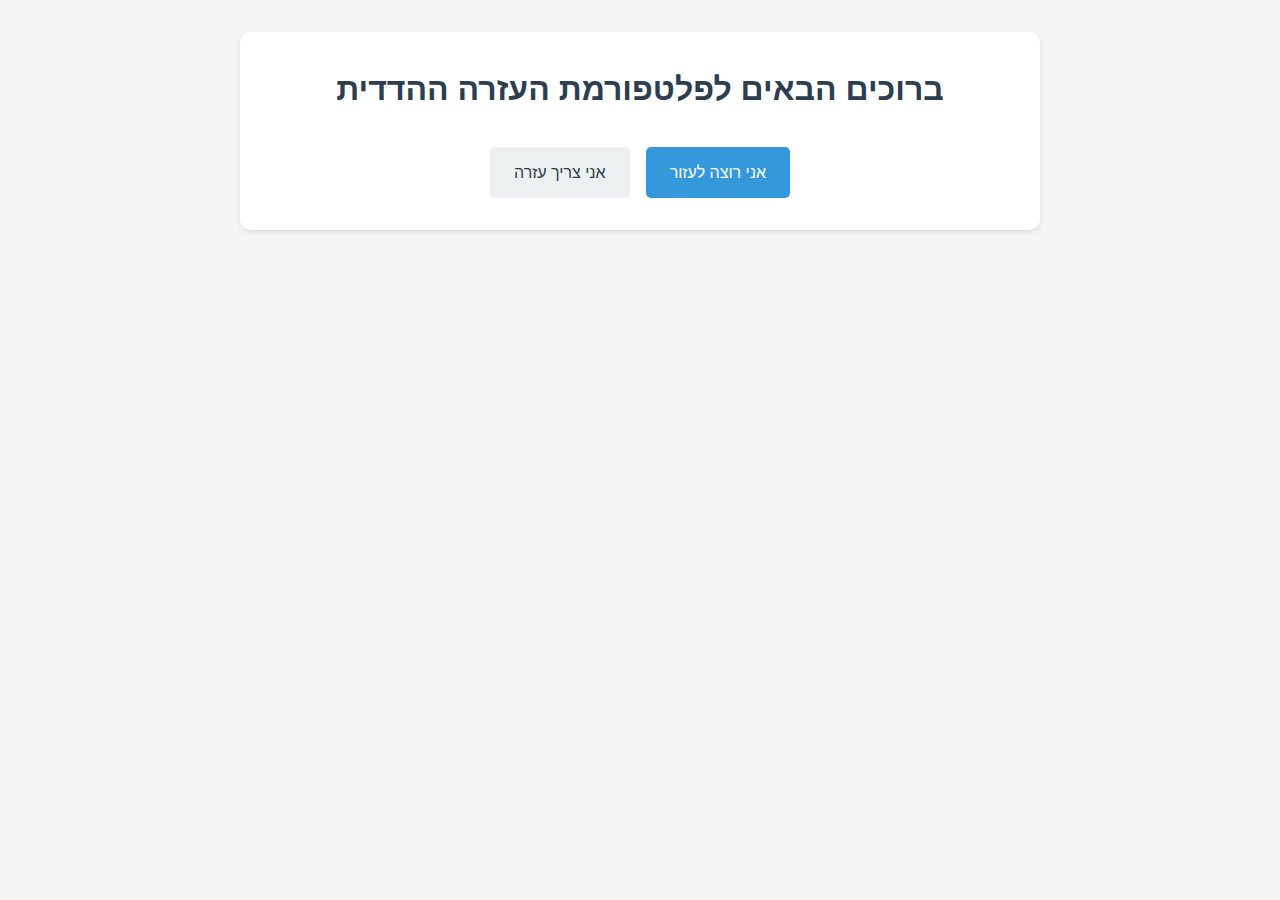
<file: index.html>
<!DOCTYPE html>
<html lang="he" dir="rtl">
<head>
    <meta charset="UTF-8">
    <meta name="viewport" content="width=device-width, initial-scale=1.0">
    <title>ברוכים הבאים - פלטפורמת עזרה הדדית</title>
    <link rel="stylesheet" href="styles.css">
</head>
<body>
    <div class="container">
        <h1>ברוכים הבאים לפלטפורמת העזרה ההדדית</h1>
        <div class="button-container">
            <a href="signup.html?type=helper" class="button primary">אני רוצה לעזור</a>
            <a href="signup.html?type=needer" class="button secondary">אני צריך עזרה</a>
        </div>
    </div>
</body>
</html>
</file>
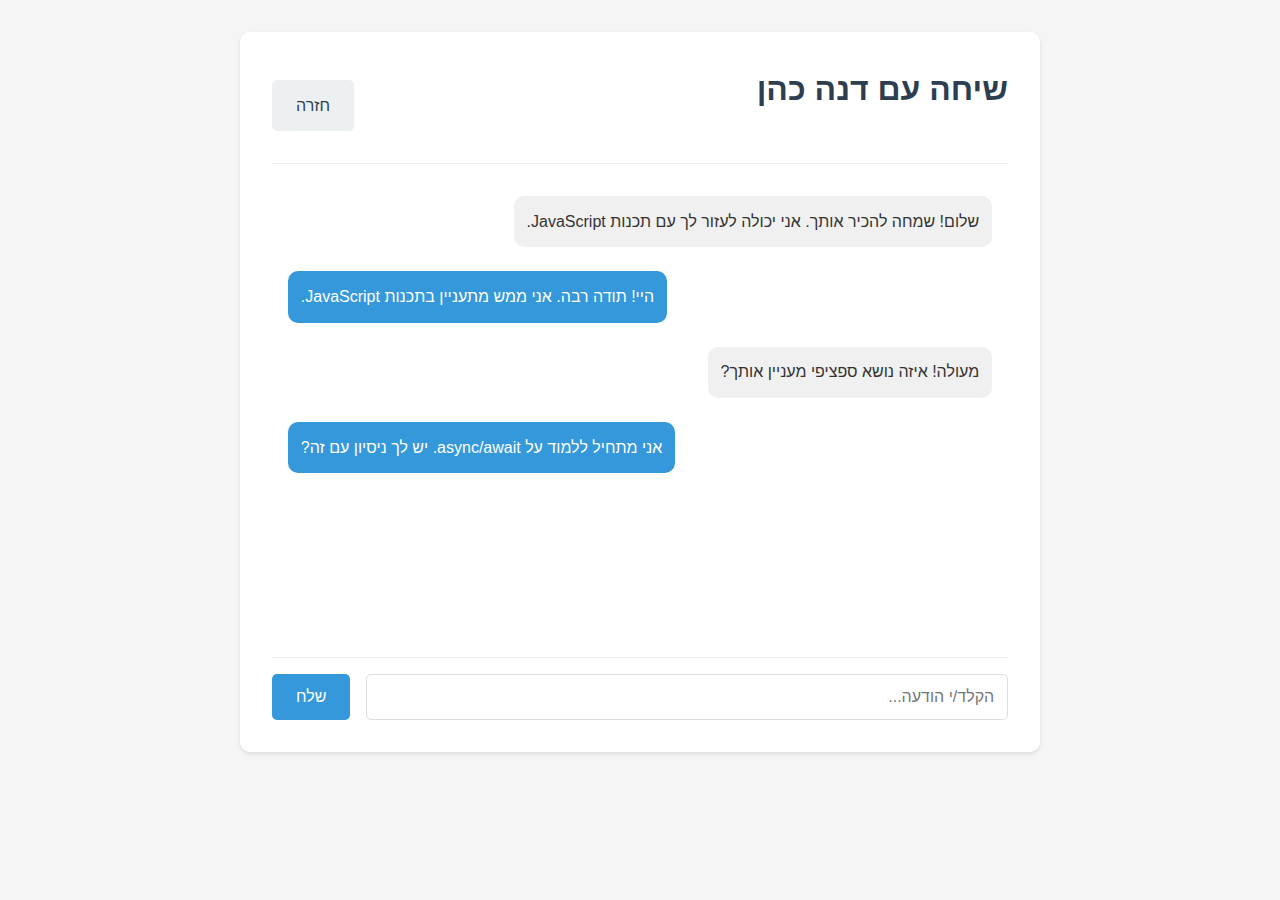
<file: chat.html>
<!DOCTYPE html>
<html lang="he" dir="rtl">
<head>
    <meta charset="UTF-8">
    <meta name="viewport" content="width=device-width, initial-scale=1.0">
    <title>צ'אט - פלטפורמת עזרה הדדית</title>
    <link rel="stylesheet" href="styles.css">
</head>
<body>
    <div class="container chat-container">
        <div class="chat-header">
            <h1>שיחה עם דנה כהן</h1>
            <a href="match.html" class="button secondary">חזרה</a>
        </div>
        <div class="chat-messages" id="chatMessages">
            <div class="message received">
                <div class="message-content">
                    שלום! שמחה להכיר אותך. אני יכולה לעזור לך עם תכנות JavaScript.
                </div>
            </div>
            <div class="message sent">
                <div class="message-content">
                    היי! תודה רבה. אני ממש מתעניין בתכנות JavaScript.
                </div>
            </div>
            <div class="message received">
                <div class="message-content">
                    מעולה! איזה נושא ספציפי מעניין אותך?
                </div>
            </div>
            <div class="message sent">
                <div class="message-content">
                    אני מתחיל ללמוד על async/await. יש לך ניסיון עם זה?
                </div>
            </div>
        </div>
        <div class="chat-input">
            <form id="chatForm" onsubmit="return sendMessage(event)">
                <input type="text" id="messageInput" placeholder="הקלד/י הודעה..." required>
                <button type="submit" class="button primary">שלח</button>
            </form>
        </div>
    </div>
    <script src="script.js"></script>
</body>
</html>
</file>
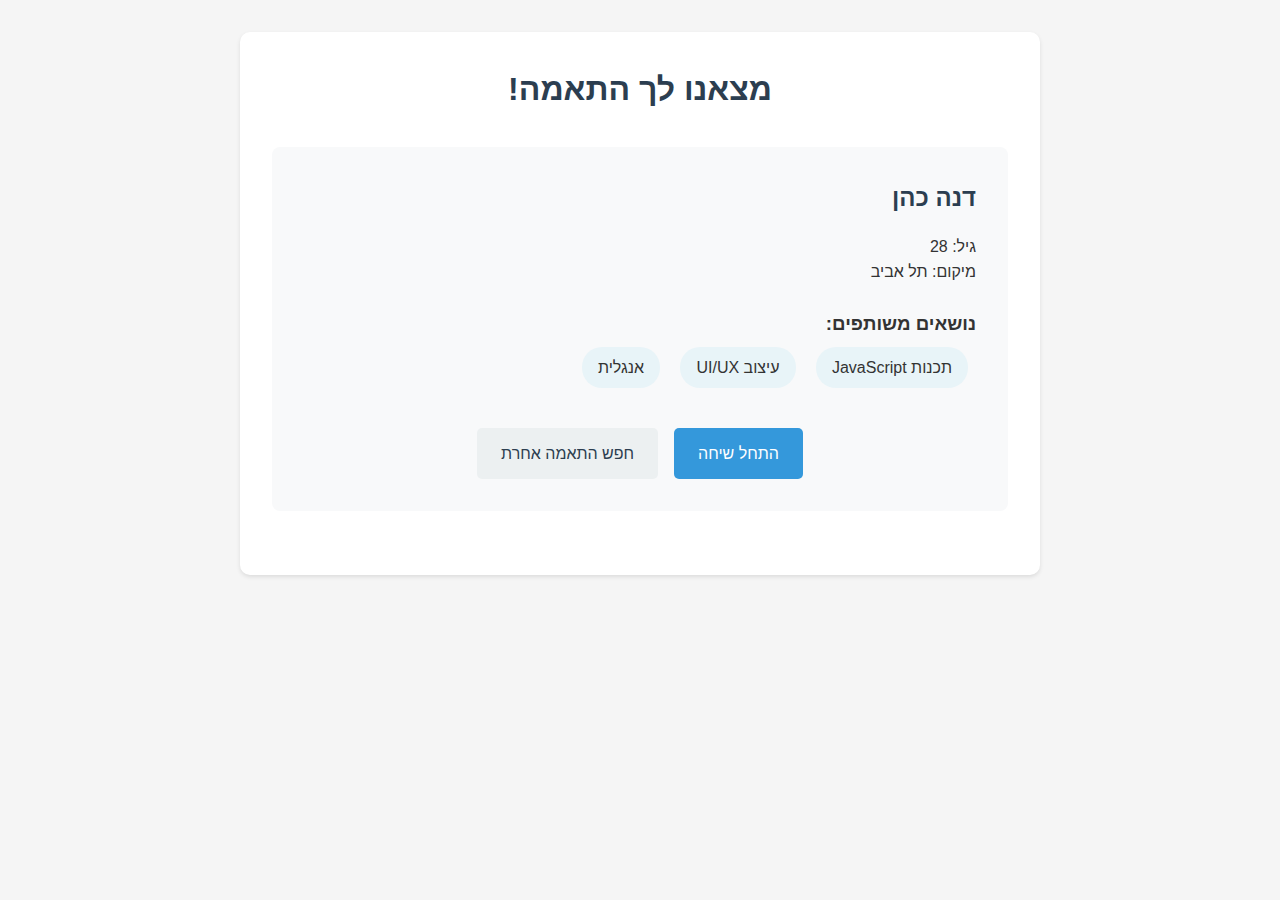
<file: match.html>
<!DOCTYPE html>
<html lang="he" dir="rtl">
<head>
    <meta charset="UTF-8">
    <meta name="viewport" content="width=device-width, initial-scale=1.0">
    <title>התאמה - פלטפורמת עזרה הדדית</title>
    <link rel="stylesheet" href="styles.css">
</head>
<body>
    <div class="container">
        <h1>מצאנו לך התאמה!</h1>
        <div class="match-card">
            <div class="match-info">
                <h2>דנה כהן</h2>
                <p>גיל: 28</p>
                <p>מיקום: תל אביב</p>
                <div class="interests">
                    <h3>נושאים משותפים:</h3>
                    <ul>
                        <li>תכנות JavaScript</li>
                        <li>עיצוב UI/UX</li>
                        <li>אנגלית</li>
                    </ul>
                </div>
            </div>
            <div class="button-container">
                <a href="chat.html" class="button primary">התחל שיחה</a>
                <button class="button secondary" onclick="findNewMatch()">חפש התאמה אחרת</button>
            </div>
        </div>
    </div>
    <script src="script.js"></script>
</body>
</html>
</file>
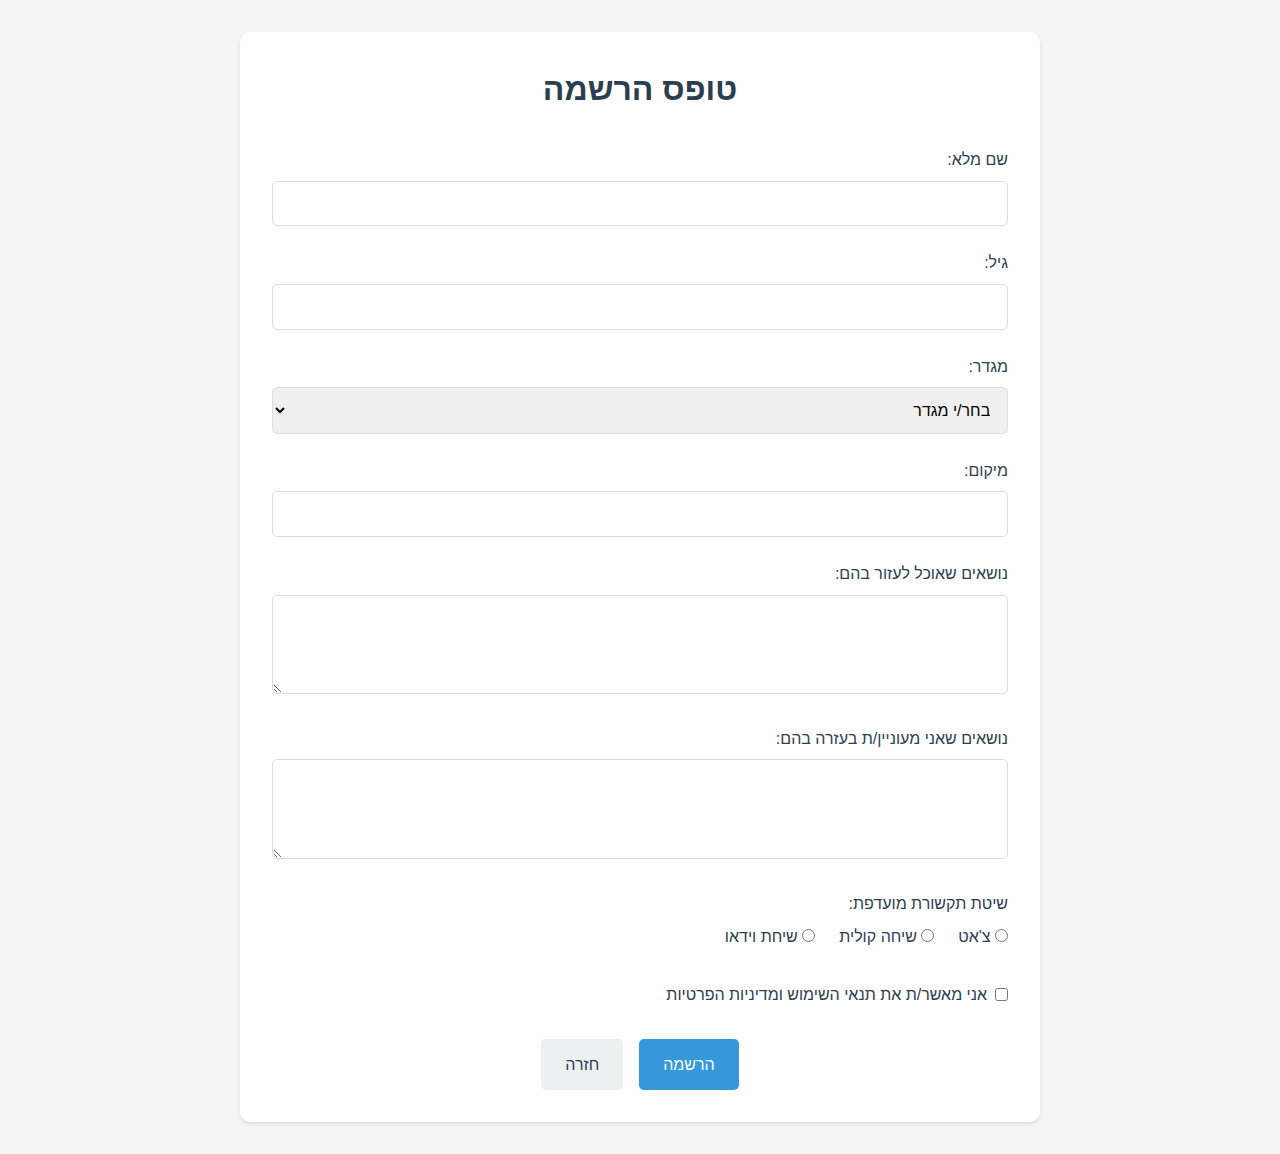
<file: signup.html>
<!DOCTYPE html>
<html lang="he" dir="rtl">
<head>
    <meta charset="UTF-8">
    <meta name="viewport" content="width=device-width, initial-scale=1.0">
    <title>הרשמה - פלטפורמת עזרה הדדית</title>
    <link rel="stylesheet" href="styles.css">
</head>
<body>
    <div class="container">
        <h1>טופס הרשמה</h1>
        <form id="signupForm" onsubmit="return handleSubmit(event)">
            <div class="form-group">
                <label for="name">שם מלא:</label>
                <input type="text" id="name" name="name" required>
            </div>

            <div class="form-group">
                <label for="age">גיל:</label>
                <input type="number" id="age" name="age" required min="18">
            </div>

            <div class="form-group">
                <label for="gender">מגדר:</label>
                <select id="gender" name="gender" required>
                    <option value="">בחר/י מגדר</option>
                    <option value="male">זכר</option>
                    <option value="female">נקבה</option>
                    <option value="other">אחר</option>
                </select>
            </div>

            <div class="form-group">
                <label for="location">מיקום:</label>
                <input type="text" id="location" name="location" required>
            </div>

            <div class="form-group">
                <label for="helpTopics">נושאים שאוכל לעזור בהם:</label>
                <textarea id="helpTopics" name="helpTopics" rows="4"></textarea>
            </div>

            <div class="form-group">
                <label for="neededTopics">נושאים שאני מעוניין/ת בעזרה בהם:</label>
                <textarea id="neededTopics" name="neededTopics" rows="4"></textarea>
            </div>

            <div class="form-group">
                <label>שיטת תקשורת מועדפת:</label>
                <div class="radio-group">
                    <label>
                        <input type="radio" name="communication" value="chat" required>
                        צ'אט
                    </label>
                    <label>
                        <input type="radio" name="communication" value="voice" required>
                        שיחה קולית
                    </label>
                    <label>
                        <input type="radio" name="communication" value="video" required>
                        שיחת וידאו
                    </label>
                </div>
            </div>

            <div class="form-group">
                <label class="checkbox-label">
                    <input type="checkbox" name="consent" required>
                    אני מאשר/ת את תנאי השימוש ומדיניות הפרטיות
                </label>
            </div>

            <div class="button-container">
                <button type="submit" class="button primary">הרשמה</button>
                <a href="index.html" class="button secondary">חזרה</a>
            </div>
        </form>
    </div>
    <script src="script.js"></script>
</body>
</html>
</file>
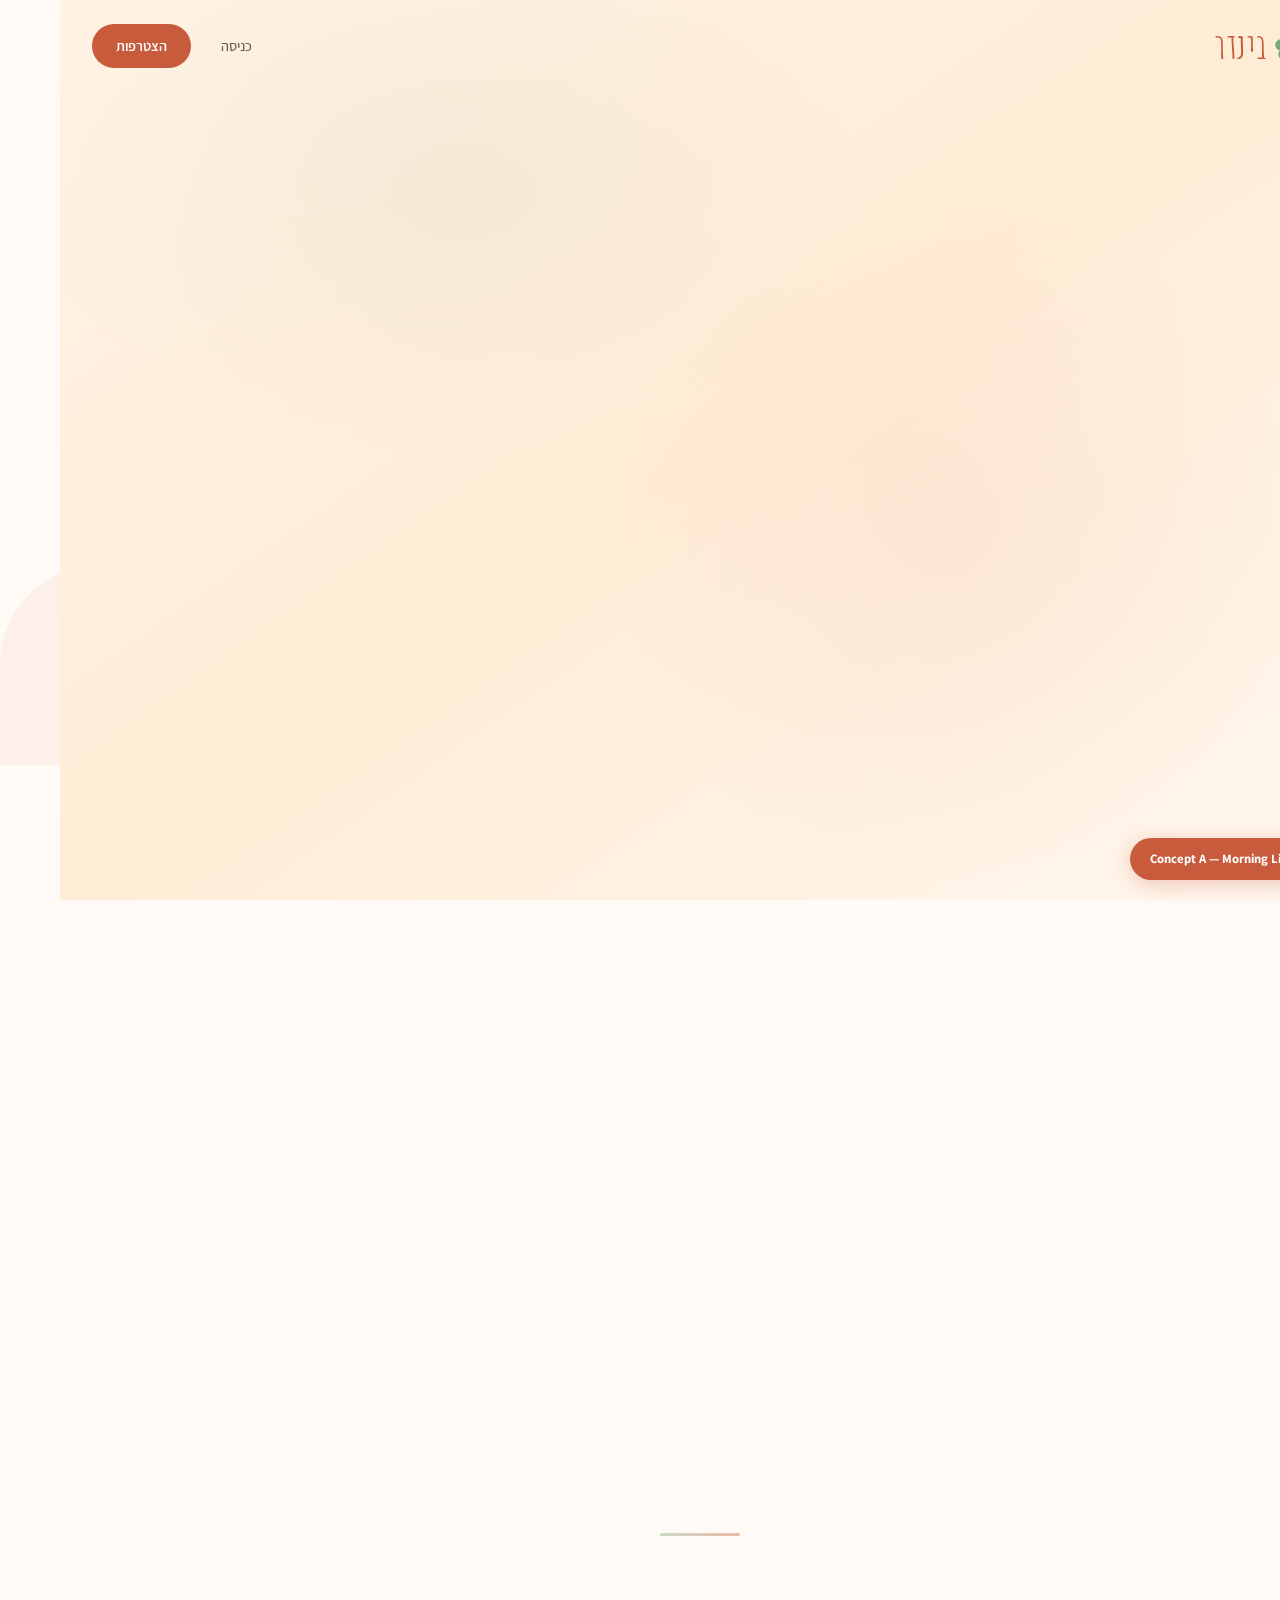
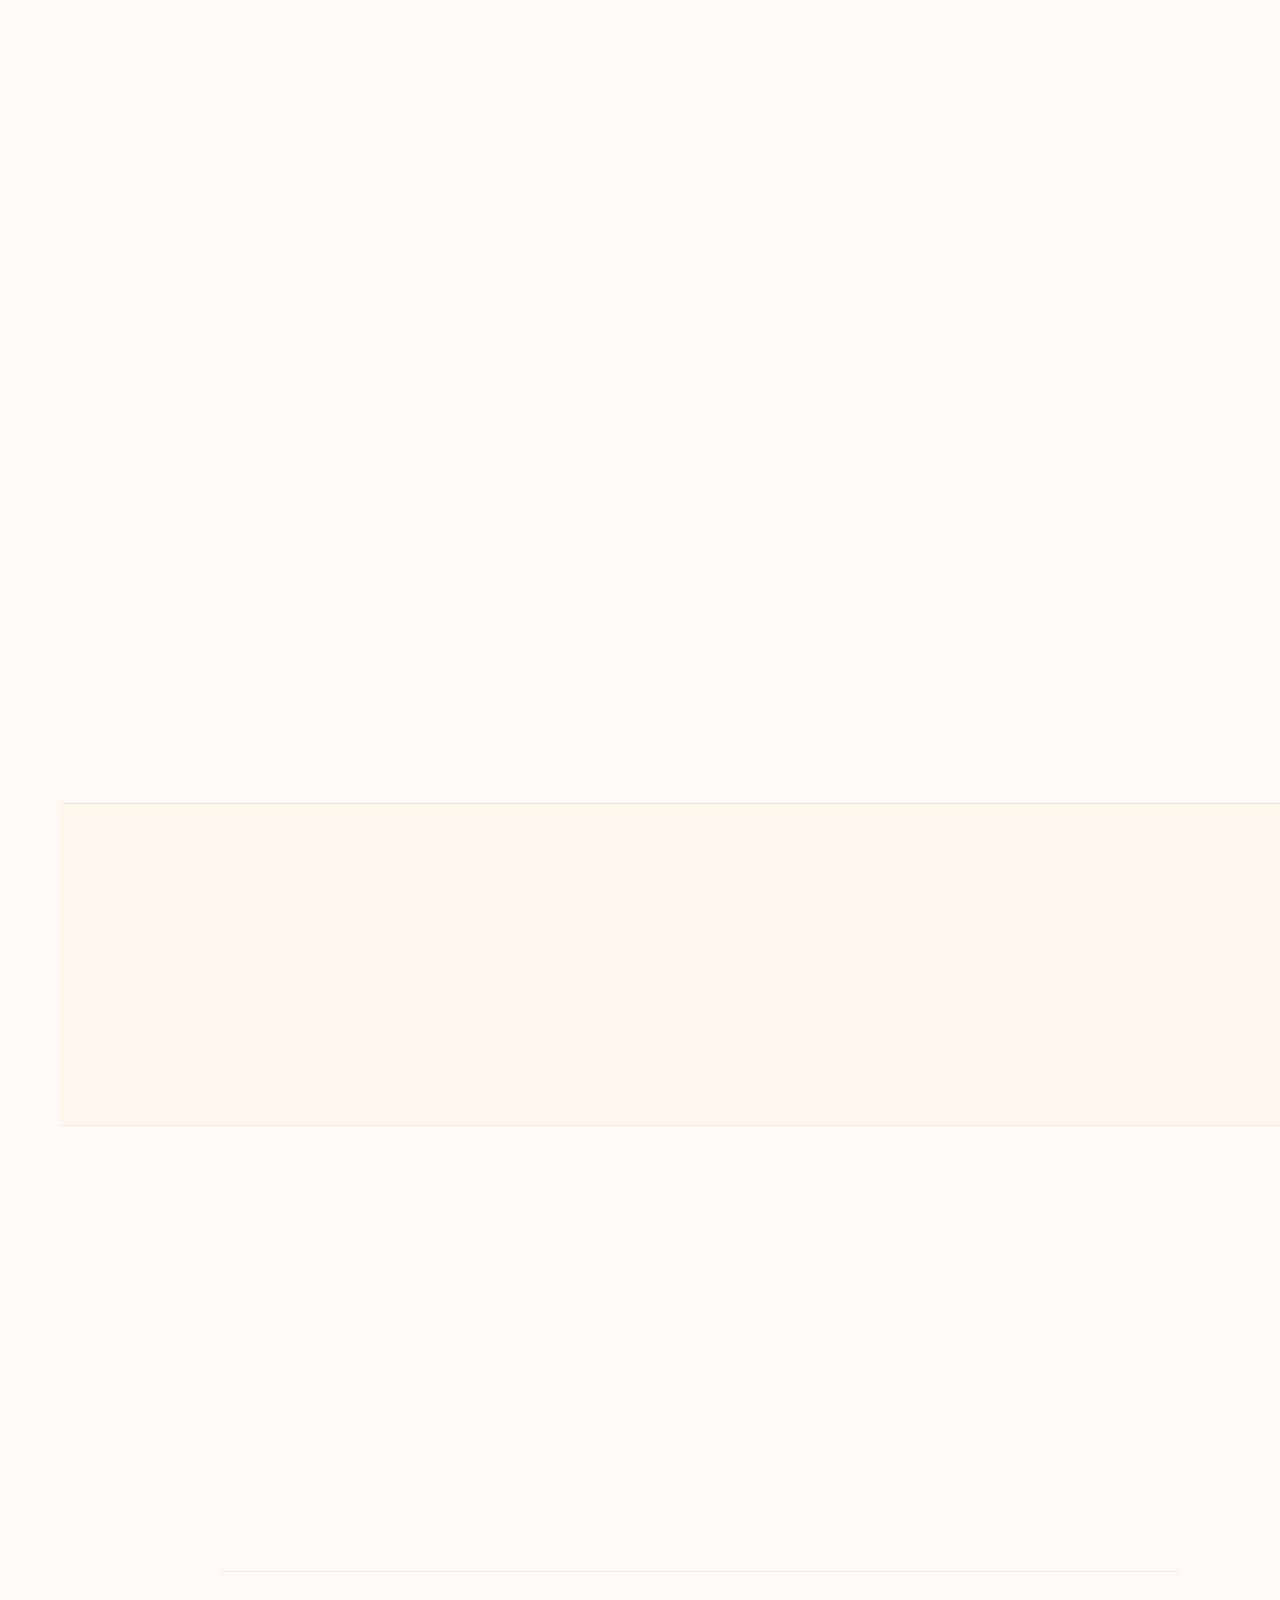
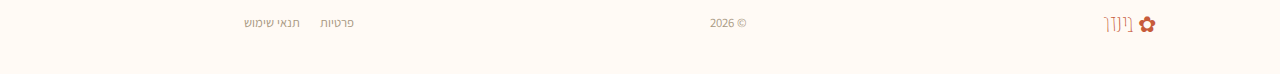
<file: Binder/public/concept-a.html>
<!DOCTYPE html>
<html lang="he" dir="rtl">
<head>
  <meta charset="UTF-8">
  <meta name="viewport" content="width=device-width, initial-scale=1.0">
  <title>בינדר | קונספט A — Morning Light</title>
  <link rel="preconnect" href="https://fonts.googleapis.com">
  <link rel="preconnect" href="https://fonts.gstatic.com" crossorigin>
  <link href="https://fonts.googleapis.com/css2?family=Amatic+SC:wght@400;700&family=Assistant:wght@200;300;400;500;600;700;800&display=swap" rel="stylesheet">
  <style>
    /* ============================================================
       CONCEPT A — "Morning Light"
       Warm cream · Terracotta & Sage · Organic & soft
       Amatic SC (display) + Assistant (body)
       ============================================================ */
    *,*::before,*::after{margin:0;padding:0;box-sizing:border-box}
    a{text-decoration:none;color:inherit}

    :root{
      --bg:#FFFAF5;
      --bg-card:#FFF7EE;
      --bg-warm:linear-gradient(145deg,#FFF3E6 0%,#FFECD6 50%,#FFF7EE 100%);
      --text:#2C2418;
      --text-2:#6B5D4F;
      --text-3:#A89882;
      --terracotta:#C75B3B;
      --terracotta-light:rgba(199,91,59,0.10);
      --terracotta-mid:rgba(199,91,59,0.25);
      --sage:#7BA87B;
      --sage-light:rgba(123,168,123,0.12);
      --cream:#F5E6D3;
      --border:rgba(107,93,79,0.10);
      --font-display:'Amatic SC',cursive;
      --font-body:'Assistant',sans-serif;
      --r:16px;
      --ease:cubic-bezier(0.16,1,0.3,1);
    }

    html{scroll-behavior:smooth}
    body{
      font-family:var(--font-body);
      background:var(--bg);
      color:var(--text);
      line-height:1.7;
      overflow-x:hidden;
      -webkit-font-smoothing:antialiased;
    }

    /* ── Navbar ─────────────────────────────────────── */
    .nav{
      position:fixed;top:0;right:0;left:0;z-index:100;
      padding:16px 32px;
      display:flex;align-items:center;justify-content:space-between;
      transition:all 0.5s var(--ease);
    }
    .nav.scrolled{
      background:rgba(255,250,245,0.92);
      backdrop-filter:blur(12px);
      border-bottom:1px solid var(--border);
    }
    .nav-logo{
      font-family:var(--font-display);font-size:2.2rem;font-weight:700;
      color:var(--terracotta);letter-spacing:0.02em;
    }
    .nav-logo span{color:var(--sage);margin-right:4px;}
    .nav-btns{display:flex;gap:10px;align-items:center}
    .btn-ghost{
      padding:8px 20px;border-radius:100px;font-size:0.9rem;
      color:var(--text-2);font-weight:500;transition:all 0.3s;
      font-family:var(--font-body);
    }
    .btn-ghost:hover{color:var(--text);background:rgba(199,91,59,0.06)}
    .btn-fill{
      padding:10px 24px;border-radius:100px;font-size:0.9rem;
      background:var(--terracotta);color:#fff;font-weight:600;
      border:none;cursor:pointer;transition:all 0.4s var(--ease);
      font-family:var(--font-body);
    }
    .btn-fill:hover{transform:translateY(-2px);box-shadow:0 8px 24px rgba(199,91,59,0.25)}

    /* ── Hero ──────────────────────────────────────── */
    .hero{
      min-height:100vh;
      display:flex;flex-direction:column;align-items:center;justify-content:center;
      text-align:center;padding:120px 24px 80px;
      position:relative;
      background:var(--bg-warm);
    }
    .hero::before{
      content:'';position:absolute;top:0;left:0;right:0;bottom:0;
      background:
        radial-gradient(ellipse 600px 400px at 30% 20%, rgba(123,168,123,0.08) 0%, transparent 70%),
        radial-gradient(ellipse 500px 500px at 70% 60%, rgba(199,91,59,0.06) 0%, transparent 70%);
      pointer-events:none;
    }

    /* Floating leaf shapes */
    .leaf{
      position:absolute;border-radius:50% 0 50% 0;opacity:0.06;
      animation:float 20s ease-in-out infinite;
    }
    .leaf-1{width:300px;height:300px;background:var(--sage);top:10%;right:-80px;animation-delay:0s}
    .leaf-2{width:200px;height:200px;background:var(--terracotta);bottom:15%;left:-60px;animation-delay:-8s}
    .leaf-3{width:150px;height:150px;background:var(--sage);top:50%;right:15%;animation-delay:-4s}
    @keyframes float{
      0%,100%{transform:rotate(0deg) translateY(0)}
      25%{transform:rotate(3deg) translateY(-20px)}
      50%{transform:rotate(-2deg) translateY(10px)}
      75%{transform:rotate(1deg) translateY(-10px)}
    }

    .hero-tag{
      display:inline-flex;align-items:center;gap:8px;
      padding:8px 20px;border-radius:100px;
      background:var(--sage-light);
      color:var(--sage);font-size:0.85rem;font-weight:600;
      margin-bottom:40px;
      opacity:0;animation:rise 0.8s var(--ease) 0.2s forwards;
    }
    .hero-tag::before{content:'🌱';font-size:1rem}

    .hero h1{
      font-family:var(--font-display);
      font-size:clamp(4rem,12vw,9rem);
      font-weight:700;line-height:0.9;
      color:var(--text);
      position:relative;z-index:1;
    }
    .hero h1 .word{
      display:inline-block;opacity:0;transform:translateY(50px);
      animation:rise 1s var(--ease) forwards;
    }
    .hero h1 .word:nth-child(1){animation-delay:0.3s}
    .hero h1 .word:nth-child(2){animation-delay:0.5s}
    .hero h1 .word:nth-child(3){animation-delay:0.7s}
    .hero h1 .word.highlight{color:var(--terracotta)}
    @keyframes rise{to{opacity:1;transform:translateY(0)}}

    .hero-sub{
      font-size:clamp(1.1rem,2.5vw,1.35rem);
      color:var(--text-2);max-width:520px;
      margin:32px auto 48px;font-weight:300;
      line-height:2;
      opacity:0;animation:rise 0.8s var(--ease) 0.9s forwards;
    }

    .hero-cta{
      opacity:0;animation:rise 0.8s var(--ease) 1.1s forwards;
    }
    .hero-cta .btn-fill{
      padding:16px 44px;font-size:1.1rem;
      border-radius:100px;
      box-shadow:0 4px 24px rgba(199,91,59,0.2);
    }
    .hero-cta .btn-fill:hover{
      box-shadow:0 12px 40px rgba(199,91,59,0.3);
    }

    .hero-scroll{
      position:absolute;bottom:40px;left:50%;transform:translateX(-50%);
      color:var(--text-3);font-size:0.75rem;
      display:flex;flex-direction:column;align-items:center;gap:10px;
      opacity:0;animation:rise 0.8s var(--ease) 1.5s forwards;
    }
    .hero-scroll .dot{
      width:6px;height:6px;border-radius:50%;background:var(--terracotta);
      animation:bounce 2s ease-in-out infinite;
    }
    @keyframes bounce{0%,100%{transform:translateY(0)}50%{transform:translateY(8px)}}

    /* ── Reveal ────────────────────────────────────── */
    .reveal{opacity:0;transform:translateY(30px);transition:all 0.8s var(--ease)}
    .reveal.visible{opacity:1;transform:translateY(0)}
    .reveal.d1{transition-delay:0.1s}
    .reveal.d2{transition-delay:0.2s}
    .reveal.d3{transition-delay:0.3s}

    /* ── Section ───────────────────────────────────── */
    .section{padding:100px 24px;max-width:960px;margin:0 auto;text-align:center}
    .section-label{
      font-family:var(--font-display);font-size:1.8rem;
      color:var(--sage);margin-bottom:8px;font-weight:700;
    }
    .section-title{
      font-family:var(--font-display);
      font-size:clamp(2.5rem,6vw,4.5rem);
      font-weight:700;color:var(--text);
      line-height:1;margin-bottom:20px;
    }
    .section-desc{
      font-size:1.05rem;color:var(--text-2);
      max-width:480px;margin:0 auto;font-weight:300;line-height:1.8;
    }

    /* ── Divider ───────────────────────────────────── */
    .divider{
      width:80px;height:3px;margin:0 auto;
      border-radius:100px;
      background:linear-gradient(90deg,var(--sage),var(--terracotta));
      opacity:0.4;
    }

    /* ── Steps ─────────────────────────────────────── */
    .steps{
      display:grid;grid-template-columns:repeat(auto-fit,minmax(260px,1fr));
      gap:24px;margin-top:56px;
    }
    .step{
      background:var(--bg-card);
      border:1px solid var(--border);
      border-radius:24px;padding:40px 28px;
      transition:all 0.5s var(--ease);
      position:relative;overflow:hidden;
    }
    .step::before{
      content:'';position:absolute;top:-50%;right:-50%;
      width:100%;height:100%;
      border-radius:50%;
      background:radial-gradient(circle,var(--terracotta-light) 0%,transparent 70%);
      opacity:0;transition:opacity 0.5s;
    }
    .step:hover::before{opacity:1}
    .step:hover{transform:translateY(-4px);box-shadow:0 12px 40px rgba(107,93,79,0.08)}

    .step-icon{
      width:56px;height:56px;border-radius:16px;
      display:flex;align-items:center;justify-content:center;
      font-size:1.6rem;margin:0 auto 20px;
    }
    .step:nth-child(1) .step-icon{background:var(--terracotta-light)}
    .step:nth-child(2) .step-icon{background:var(--sage-light)}
    .step:nth-child(3) .step-icon{background:rgba(245,230,211,0.5)}
    .step h3{font-size:1.15rem;font-weight:700;margin:0 0 10px;color:var(--text)}
    .step p{font-size:0.9rem;color:var(--text-2);line-height:1.7;font-weight:300}

    /* ── Features ──────────────────────────────────── */
    .features{
      display:grid;grid-template-columns:1fr 1fr;
      gap:20px;margin-top:56px;
    }
    @media(max-width:600px){.features{grid-template-columns:1fr}}
    .feature{
      background:var(--bg-card);
      border:1px solid var(--border);
      border-radius:20px;padding:32px 28px;
      text-align:right;
      transition:all 0.4s var(--ease);
    }
    .feature:hover{border-color:var(--terracotta-mid)}
    .feature-emoji{font-size:2rem;margin-bottom:12px}
    .feature h3{font-size:1rem;font-weight:700;margin:0 0 8px;color:var(--text)}
    .feature p{font-size:0.85rem;color:var(--text-2);line-height:1.7;font-weight:300}

    /* ── Testimonial ──────────────────────────────── */
    .quote-section{
      padding:80px 24px;
      background:var(--bg-card);
      border-top:1px solid var(--border);
      border-bottom:1px solid var(--border);
    }
    .quote{
      max-width:600px;margin:0 auto;text-align:center;
    }
    .quote-text{
      font-family:var(--font-display);
      font-size:clamp(1.8rem,4vw,2.8rem);
      color:var(--text);font-weight:700;
      line-height:1.3;margin-bottom:20px;
    }
    .quote-author{
      font-size:0.9rem;color:var(--text-3);font-weight:400;
    }

    /* ── CTA ───────────────────────────────────────── */
    .cta{
      padding:120px 24px;text-align:center;
      position:relative;overflow:hidden;
    }
    .cta::before{
      content:'';position:absolute;
      top:50%;left:50%;transform:translate(-50%,-50%);
      width:600px;height:600px;border-radius:50%;
      background:radial-gradient(circle,var(--sage-light) 0%,transparent 70%);
      pointer-events:none;
    }
    .cta h2{
      font-family:var(--font-display);
      font-size:clamp(3rem,8vw,5.5rem);
      font-weight:700;color:var(--text);
      line-height:0.95;margin-bottom:20px;
      position:relative;z-index:1;
    }
    .cta p{
      font-size:1.1rem;color:var(--text-2);
      margin-bottom:40px;font-weight:300;
      position:relative;z-index:1;
    }
    .cta .btn-fill{
      padding:18px 52px;font-size:1.15rem;
      background:var(--text);color:var(--bg);
      position:relative;z-index:1;
    }
    .cta .btn-fill:hover{box-shadow:0 16px 48px rgba(44,36,24,0.15)}

    /* ── Footer ────────────────────────────────────── */
    .footer{
      padding:32px 24px;
      display:flex;justify-content:space-between;align-items:center;
      flex-wrap:wrap;gap:12px;
      max-width:960px;margin:0 auto;
      font-size:0.8rem;color:var(--text-3);
      border-top:1px solid var(--border);
    }
    .footer a{color:var(--text-3);transition:color 0.3s}
    .footer a:hover{color:var(--text)}

    /* Label badge */
    .concept-label{
      position:fixed;bottom:20px;right:20px;z-index:200;
      background:var(--terracotta);color:#fff;
      padding:10px 20px;border-radius:100px;
      font-size:0.8rem;font-weight:700;
      box-shadow:0 4px 20px rgba(199,91,59,0.3);
      font-family:var(--font-body);
    }
  </style>
</head>
<body>

<div class="concept-label">Concept A — Morning Light</div>

<!-- Floating leaves -->
<div class="leaf leaf-1"></div>
<div class="leaf leaf-2"></div>
<div class="leaf leaf-3"></div>

<!-- Navbar -->
<nav class="nav" id="nav">
  <div class="nav-logo"><span>&#10047;</span> בינדר</div>
  <div class="nav-btns">
    <a href="/auth.html" class="btn-ghost">כניסה</a>
    <a href="/auth.html?tab=signup" class="btn-fill">הצטרפות</a>
  </div>
</nav>

<!-- Hero -->
<section class="hero">
  <div class="hero-tag">קהילה של עזרה הדדית</div>
  <h1>
    <span class="word">אנשים</span>
    <span class="word highlight">עוזרים</span>
    <span class="word">לאנשים</span>
  </h1>
  <p class="hero-sub">
    כל אחד יודע משהו שמישהו אחר צריך.<br>
    בינדר מחבר אותך לאדם הנכון —<br>
    בלי כסף, בלי התחייבות.
  </p>
  <div class="hero-cta">
    <a href="/auth.html?tab=signup" class="btn-fill">בואו נתחיל</a>
  </div>
  <div class="hero-scroll">
    <span>גלול</span>
    <div class="dot"></div>
  </div>
</section>

<!-- How it works -->
<section class="section">
  <div class="reveal">
    <div class="section-label">פשוט</div>
    <div class="section-title">איך זה עובד?</div>
  </div>
  <div class="steps">
    <div class="step reveal d1">
      <div class="step-icon">💬</div>
      <h3>ספר על עצמך</h3>
      <p>שיחה קצרה עם בינדר — מה אתה יודע ומה אתה מחפש</p>
    </div>
    <div class="step reveal d2">
      <div class="step-icon">🔍</div>
      <h3>בינדר מוצא</h3>
      <p>המערכת מחפשת את הבן אדם המתאים ביותר עבורך</p>
    </div>
    <div class="step reveal d3">
      <div class="step-icon">🤝</div>
      <h3>נפגשים</h3>
      <p>התאמה הדדית? הזמן לדבר פנים אל פנים</p>
    </div>
  </div>
</section>

<div class="divider"></div>

<!-- Why -->
<section class="section">
  <div class="reveal">
    <div class="section-label">למה?</div>
    <div class="section-title">כי כולנו יודעים משהו</div>
    <p class="section-desc">לכל אחד יש ידע, ניסיון, או כישרון שיכול לעזור למישהו אחר. בינדר בונה גשר בין אנשים.</p>
  </div>
  <div class="features reveal">
    <div class="feature">
      <div class="feature-emoji">🌿</div>
      <h3>אורגני</h3>
      <p>ללא אלגוריתם מניפולטיבי. חיבורים אמיתיים בלבד.</p>
    </div>
    <div class="feature">
      <div class="feature-emoji">🎁</div>
      <h3>חינם לתמיד</h3>
      <p>עזרה הדדית היא ערך, לא מוצר.</p>
    </div>
    <div class="feature">
      <div class="feature-emoji">🧠</div>
      <h3>חכם</h3>
      <p>AI שמבין מה אתה באמת צריך, לא רק מילות מפתח.</p>
    </div>
    <div class="feature">
      <div class="feature-emoji">🔒</div>
      <h3>מוגן</h3>
      <p>הפרטים שלך מוצגים רק למי שבחרת.</p>
    </div>
  </div>
</section>

<!-- Quote -->
<section class="quote-section">
  <div class="quote reveal">
    <div class="quote-text">"הדרך הטובה ביותר ללמוד משהו — זה ללמד מישהו אחר"</div>
    <div class="quote-author">— הפילוסופיה של בינדר</div>
  </div>
</section>

<!-- CTA -->
<section class="cta reveal">
  <h2>מוכנים?</h2>
  <p>זה לוקח דקה. בחינם. לתמיד.</p>
  <a href="/auth.html?tab=signup" class="btn-fill">יצירת חשבון</a>
</section>

<!-- Footer -->
<footer class="footer">
  <div style="font-family:var(--font-display);font-size:1.4rem;color:var(--terracotta);">&#10047; בינדר</div>
  <div>© 2026</div>
  <div style="display:flex;gap:20px;">
    <a href="#">פרטיות</a>
    <a href="#">תנאי שימוש</a>
  </div>
</footer>

<script>
  // Navbar scroll
  const nav = document.getElementById('nav');
  window.addEventListener('scroll', () => nav.classList.toggle('scrolled', scrollY > 50));

  // Reveal
  const obs = new IntersectionObserver(entries => {
    entries.forEach(e => { if(e.isIntersecting) e.target.classList.add('visible') });
  }, { threshold: 0.15 });
  document.querySelectorAll('.reveal').forEach(el => obs.observe(el));
</script>
</body>
</html>
</file>
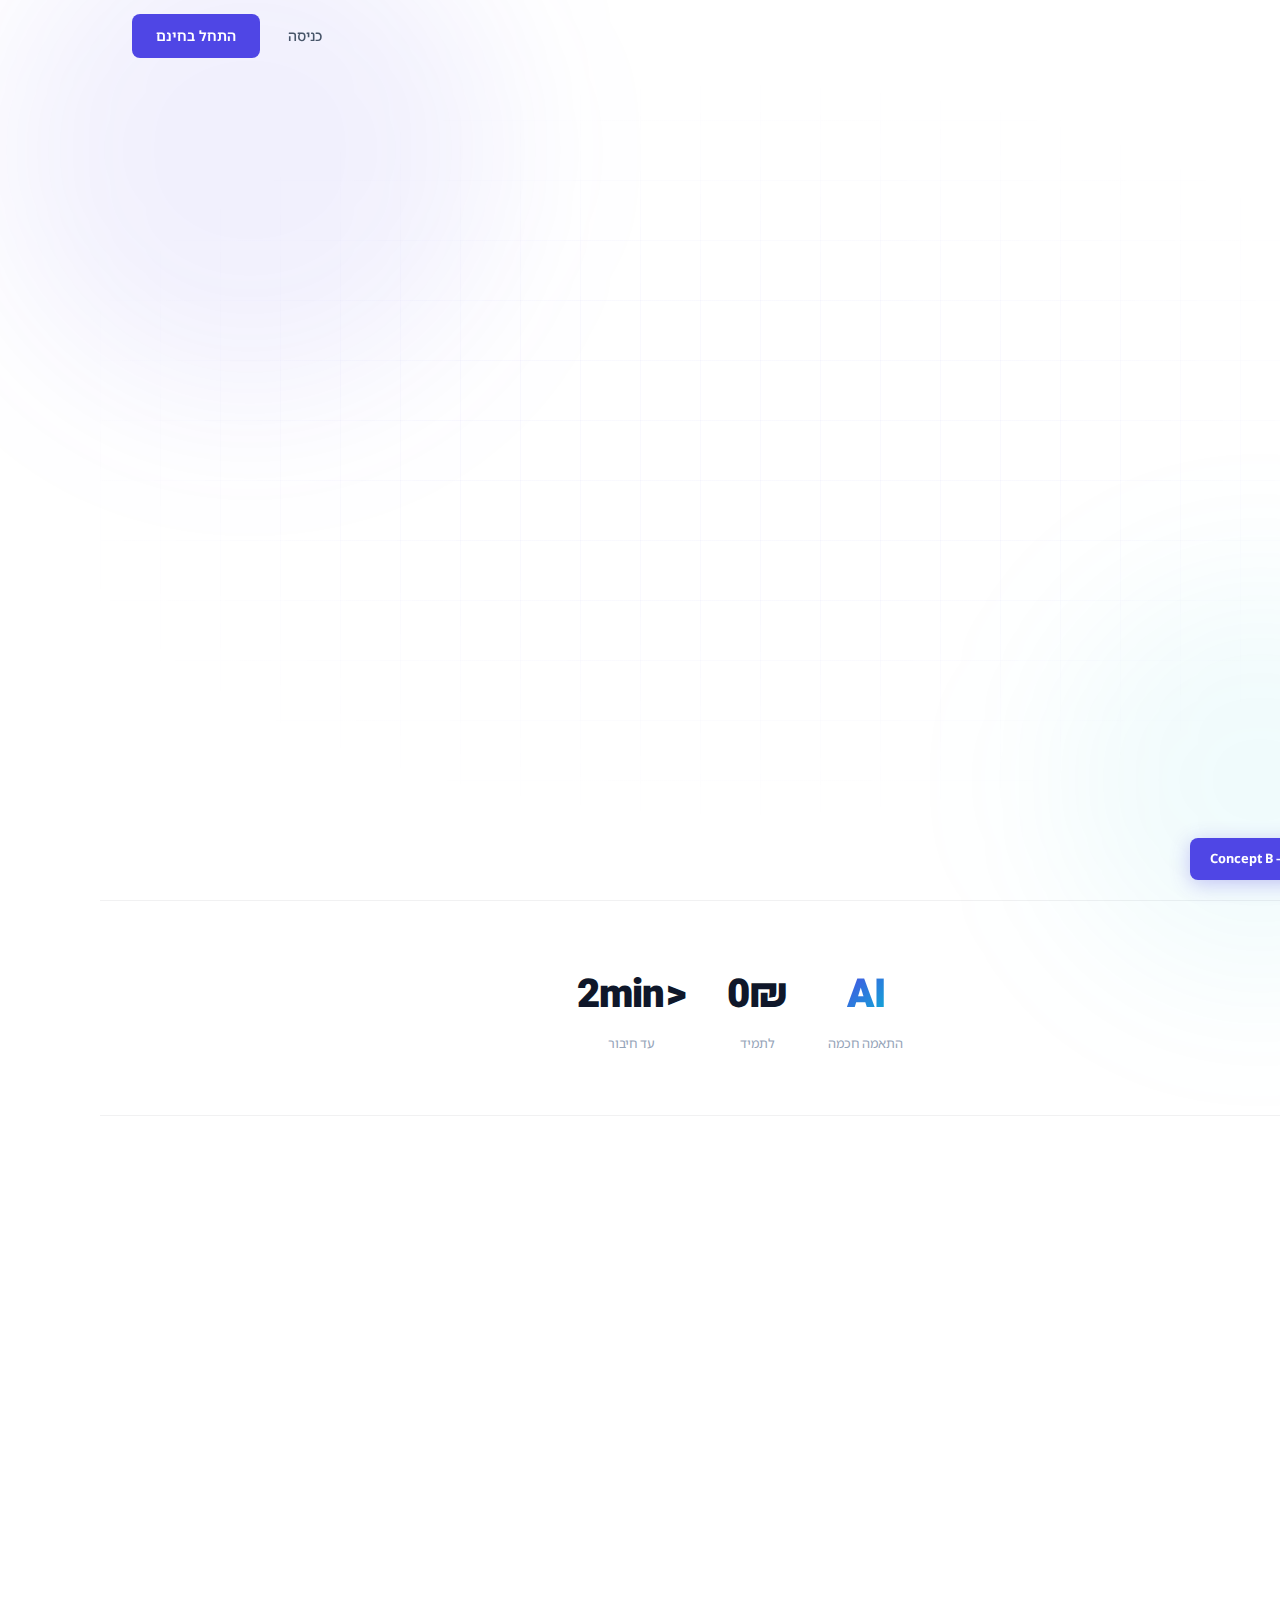
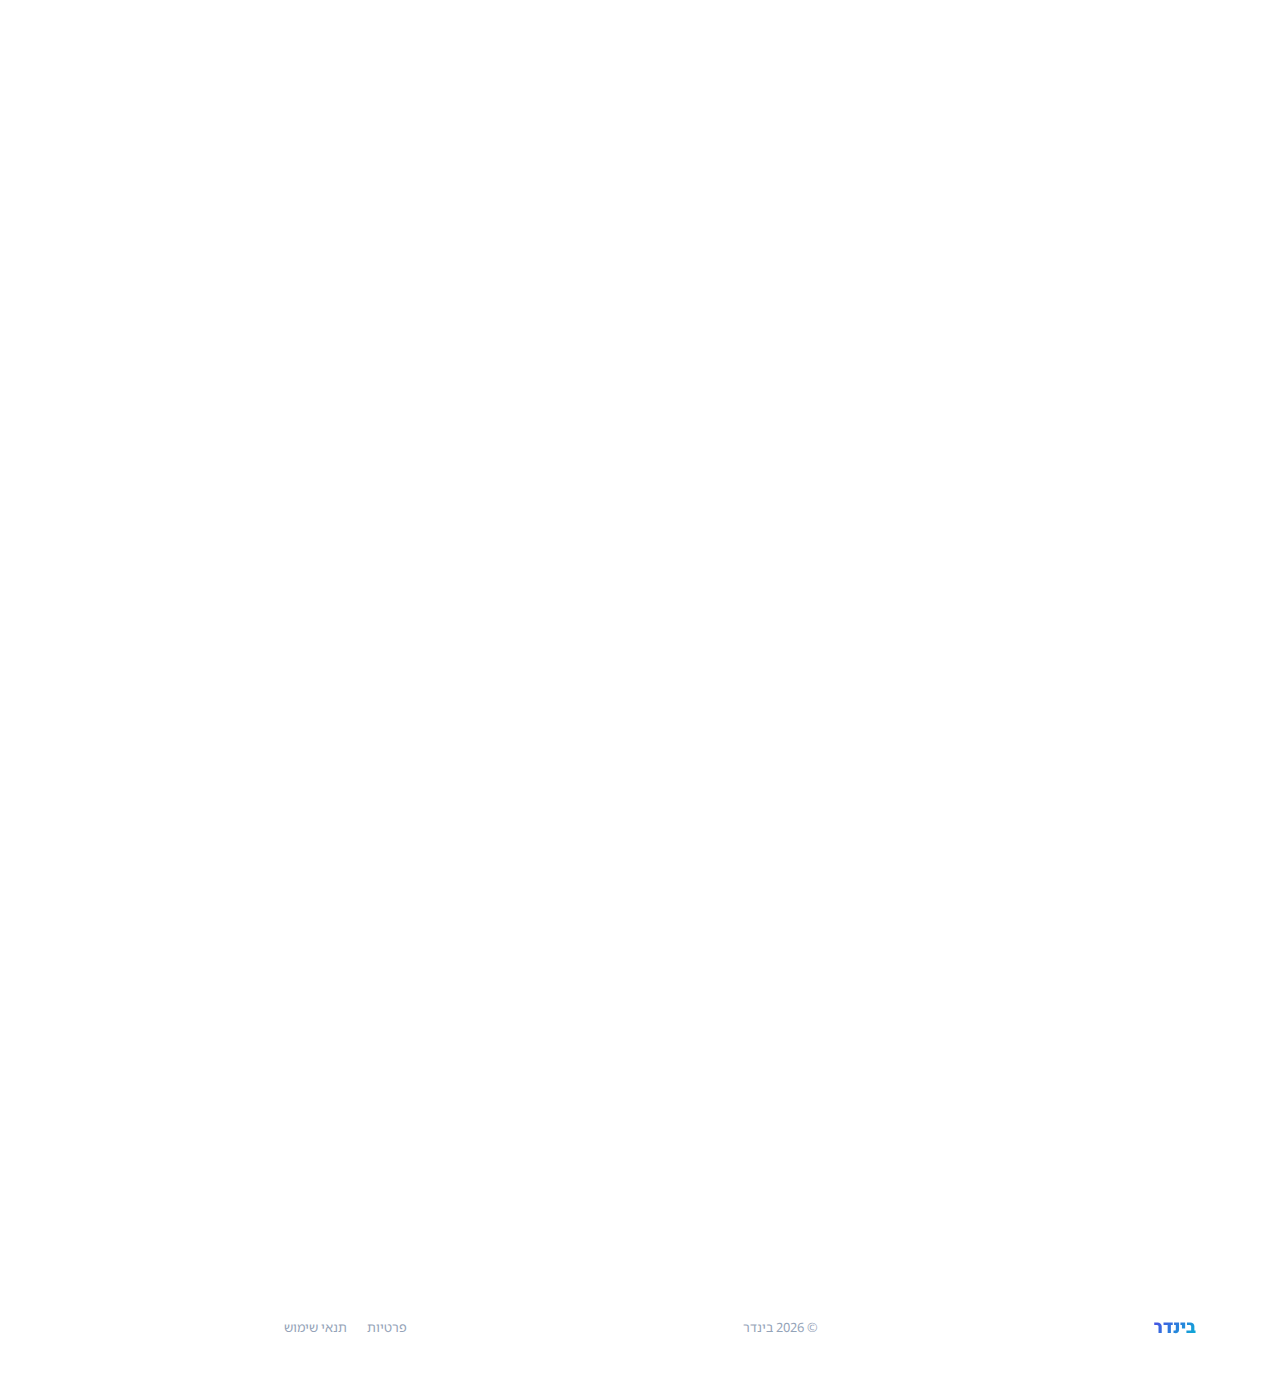
<file: Binder/public/concept-b.html>
<!DOCTYPE html>
<html lang="he" dir="rtl">
<head>
  <meta charset="UTF-8">
  <meta name="viewport" content="width=device-width, initial-scale=1.0">
  <title>בינדר | קונספט B — Electric</title>
  <link rel="preconnect" href="https://fonts.googleapis.com">
  <link rel="preconnect" href="https://fonts.gstatic.com" crossorigin>
  <link href="https://fonts.googleapis.com/css2?family=Heebo:wght@100;200;300;400;500;600;700;800;900&family=Noto+Sans+Hebrew:wght@300;400;500;600;700;900&display=swap" rel="stylesheet">
  <style>
    /* ============================================================
       CONCEPT B — "Electric"
       Pure white base · Indigo & Cyan · Bold & geometric
       Heebo (display) + Noto Sans Hebrew (body)
       ============================================================ */
    *,*::before,*::after{margin:0;padding:0;box-sizing:border-box}
    a{text-decoration:none;color:inherit}

    :root{
      --bg:#FFFFFF;
      --bg-subtle:#F8FAFC;
      --bg-dark:#0F172A;
      --text:#0F172A;
      --text-2:#475569;
      --text-3:#94A3B8;
      --indigo:#4F46E5;
      --indigo-light:rgba(79,70,229,0.06);
      --indigo-mid:rgba(79,70,229,0.12);
      --indigo-glow:rgba(79,70,229,0.20);
      --cyan:#06B6D4;
      --cyan-light:rgba(6,182,212,0.08);
      --gradient:linear-gradient(135deg,#4F46E5,#06B6D4);
      --gradient-text:linear-gradient(135deg,#4F46E5 0%,#06B6D4 100%);
      --border:rgba(15,23,42,0.06);
      --font-display:'Heebo',sans-serif;
      --font-body:'Noto Sans Hebrew',sans-serif;
      --r:12px;
      --ease:cubic-bezier(0.16,1,0.3,1);
    }

    html{scroll-behavior:smooth}
    body{
      font-family:var(--font-body);
      background:var(--bg);color:var(--text);
      line-height:1.7;overflow-x:hidden;
      -webkit-font-smoothing:antialiased;
    }

    /* ── Navbar ─────────────────────────────────────── */
    .nav{
      position:fixed;top:0;right:0;left:0;z-index:100;
      padding:14px 32px;
      display:flex;align-items:center;justify-content:space-between;
      transition:all 0.4s var(--ease);
    }
    .nav.scrolled{
      background:rgba(255,255,255,0.95);
      backdrop-filter:blur(16px);
      border-bottom:1px solid var(--border);
      box-shadow:0 1px 3px rgba(0,0,0,0.04);
    }
    .nav-logo{
      font-family:var(--font-display);font-size:1.6rem;font-weight:900;
      letter-spacing:-0.02em;
    }
    .nav-logo span{
      background:var(--gradient-text);
      -webkit-background-clip:text;-webkit-text-fill-color:transparent;
      background-clip:text;
    }
    .nav-btns{display:flex;gap:8px;align-items:center}
    .btn-ghost{
      padding:8px 20px;border-radius:8px;font-size:0.88rem;
      color:var(--text-2);font-weight:500;transition:all 0.3s;
      font-family:var(--font-body);
    }
    .btn-ghost:hover{color:var(--indigo);background:var(--indigo-light)}
    .btn-fill{
      padding:10px 24px;border-radius:8px;font-size:0.88rem;
      background:var(--indigo);color:#fff;font-weight:600;
      border:none;cursor:pointer;transition:all 0.4s var(--ease);
      font-family:var(--font-body);
    }
    .btn-fill:hover{
      background:#4338CA;
      transform:translateY(-1px);
      box-shadow:0 4px 16px rgba(79,70,229,0.25);
    }
    .btn-fill-lg{
      padding:16px 40px;font-size:1.05rem;border-radius:10px;
    }

    /* ── Hero ──────────────────────────────────────── */
    .hero{
      min-height:100vh;
      display:flex;align-items:center;justify-content:center;
      padding:120px 24px 80px;
      position:relative;overflow:hidden;
    }

    /* Grid pattern background */
    .hero::before{
      content:'';position:absolute;inset:0;
      background-image:
        linear-gradient(rgba(79,70,229,0.03) 1px, transparent 1px),
        linear-gradient(90deg, rgba(79,70,229,0.03) 1px, transparent 1px);
      background-size:60px 60px;
      mask-image:radial-gradient(ellipse 80% 60% at 50% 50%, black 30%, transparent 70%);
      -webkit-mask-image:radial-gradient(ellipse 80% 60% at 50% 50%, black 30%, transparent 70%);
    }

    /* Gradient orbs */
    .orb{
      position:absolute;border-radius:50%;filter:blur(80px);
      pointer-events:none;
    }
    .orb-1{
      width:500px;height:500px;
      background:rgba(79,70,229,0.08);
      top:-100px;left:-100px;
      animation:orbit 25s linear infinite;
    }
    .orb-2{
      width:400px;height:400px;
      background:rgba(6,182,212,0.06);
      bottom:-80px;right:-80px;
      animation:orbit 30s linear infinite reverse;
    }
    @keyframes orbit{
      0%{transform:translate(0,0)}
      25%{transform:translate(40px,-30px)}
      50%{transform:translate(-20px,40px)}
      75%{transform:translate(30px,20px)}
      100%{transform:translate(0,0)}
    }

    .hero-inner{
      max-width:720px;text-align:center;position:relative;z-index:1;
    }

    .hero-badge{
      display:inline-flex;align-items:center;gap:8px;
      padding:6px 16px;border-radius:100px;
      border:1px solid var(--indigo-mid);
      font-size:0.8rem;color:var(--indigo);font-weight:600;
      margin-bottom:32px;
      opacity:0;animation:fadeUp 0.7s var(--ease) 0.1s forwards;
    }
    .hero-badge .dot{
      width:6px;height:6px;border-radius:50%;
      background:var(--cyan);
      animation:pulse 2s ease-in-out infinite;
    }
    @keyframes pulse{0%,100%{opacity:0.5;transform:scale(0.8)}50%{opacity:1;transform:scale(1.2)}}

    .hero h1{
      font-family:var(--font-display);
      font-size:clamp(2.8rem,8vw,5.5rem);
      font-weight:900;line-height:1.05;
      letter-spacing:-0.03em;
      color:var(--text);
    }
    .hero h1 .line{
      display:block;opacity:0;
      animation:fadeUp 0.8s var(--ease) forwards;
    }
    .hero h1 .line:nth-child(1){animation-delay:0.2s}
    .hero h1 .line:nth-child(2){animation-delay:0.4s}
    .hero h1 .gradient{
      background:var(--gradient-text);
      -webkit-background-clip:text;-webkit-text-fill-color:transparent;
      background-clip:text;
    }
    @keyframes fadeUp{to{opacity:1;transform:translateY(0)}}
    .hero h1 .line{transform:translateY(30px)}

    .hero-sub{
      font-size:clamp(1rem,2vw,1.2rem);
      color:var(--text-2);max-width:480px;
      margin:28px auto 40px;font-weight:400;line-height:1.8;
      opacity:0;animation:fadeUp 0.8s var(--ease) 0.6s forwards;
      transform:translateY(20px);
    }

    .hero-actions{
      display:flex;gap:12px;justify-content:center;align-items:center;
      flex-wrap:wrap;
      opacity:0;animation:fadeUp 0.8s var(--ease) 0.8s forwards;
      transform:translateY(20px);
    }
    .btn-outline{
      padding:16px 36px;border-radius:10px;font-size:1.05rem;
      border:1.5px solid var(--border);color:var(--text);
      font-weight:500;transition:all 0.3s;
      font-family:var(--font-body);
    }
    .btn-outline:hover{border-color:var(--indigo);color:var(--indigo)}

    /* ── Social proof bar ──────────────────────────── */
    .proof{
      display:flex;align-items:center;justify-content:center;
      gap:40px;padding:60px 24px;
      border-top:1px solid var(--border);
      border-bottom:1px solid var(--border);
      flex-wrap:wrap;
    }
    .proof-item{
      display:flex;flex-direction:column;align-items:center;gap:4px;
    }
    .proof-num{
      font-family:var(--font-display);font-size:2.5rem;
      font-weight:900;color:var(--text);letter-spacing:-0.02em;
    }
    .proof-num .gradient{
      background:var(--gradient-text);
      -webkit-background-clip:text;-webkit-text-fill-color:transparent;
      background-clip:text;
    }
    .proof-label{font-size:0.8rem;color:var(--text-3);font-weight:400}

    /* ── Reveal ────────────────────────────────────── */
    .reveal{opacity:0;transform:translateY(30px);transition:all 0.7s var(--ease)}
    .reveal.visible{opacity:1;transform:translateY(0)}
    .reveal.d1{transition-delay:0.1s}
    .reveal.d2{transition-delay:0.2s}
    .reveal.d3{transition-delay:0.3s}

    /* ── Section ───────────────────────────────────── */
    .section{padding:100px 24px;max-width:960px;margin:0 auto}
    .section-header{text-align:center;margin-bottom:56px}
    .section-tag{
      display:inline-block;
      font-size:0.75rem;color:var(--indigo);font-weight:700;
      letter-spacing:0.08em;text-transform:uppercase;
      margin-bottom:12px;
    }
    .section-title{
      font-family:var(--font-display);
      font-size:clamp(2rem,5vw,3.2rem);
      font-weight:900;color:var(--text);
      line-height:1.1;letter-spacing:-0.02em;
      margin-bottom:16px;
    }
    .section-desc{
      font-size:1rem;color:var(--text-2);
      max-width:480px;margin:0 auto;font-weight:400;
    }

    /* ── Steps (horizontal) ────────────────────────── */
    .steps{
      display:grid;grid-template-columns:repeat(3,1fr);
      gap:0;position:relative;
    }
    @media(max-width:700px){.steps{grid-template-columns:1fr;gap:24px}}
    .step{
      text-align:center;padding:0 28px;
      position:relative;
    }
    /* Connector line */
    .step:not(:last-child)::after{
      content:'';position:absolute;
      top:28px;left:0;width:100%;height:2px;
      background:var(--gradient);opacity:0.15;
    }
    @media(max-width:700px){.step::after{display:none}}

    .step-num{
      width:56px;height:56px;border-radius:14px;
      display:flex;align-items:center;justify-content:center;
      font-family:var(--font-display);font-size:1.3rem;font-weight:900;
      color:#fff;margin:0 auto 20px;
      background:var(--gradient);
      position:relative;z-index:1;
      box-shadow:0 4px 16px rgba(79,70,229,0.2);
    }
    .step h3{font-size:1.1rem;font-weight:700;margin:0 0 8px;color:var(--text)}
    .step p{font-size:0.88rem;color:var(--text-2);line-height:1.7}

    /* ── Feature cards ─────────────────────────────── */
    .features{
      display:grid;grid-template-columns:1fr 1fr;
      gap:16px;
    }
    @media(max-width:600px){.features{grid-template-columns:1fr}}
    .feat{
      padding:32px 28px;border-radius:16px;
      border:1px solid var(--border);
      background:var(--bg);
      transition:all 0.4s var(--ease);
      text-align:right;
    }
    .feat:hover{
      border-color:var(--indigo-mid);
      box-shadow:0 8px 32px rgba(79,70,229,0.06);
      transform:translateY(-2px);
    }
    .feat-icon{
      width:40px;height:40px;border-radius:10px;
      display:flex;align-items:center;justify-content:center;
      font-size:1.2rem;margin-bottom:16px;
      background:var(--indigo-light);
    }
    .feat h3{font-size:0.95rem;font-weight:700;margin:0 0 6px;color:var(--text)}
    .feat p{font-size:0.85rem;color:var(--text-2);line-height:1.7}

    /* ── Dark CTA ──────────────────────────────────── */
    .cta{
      margin:80px 24px;
      background:var(--bg-dark);
      border-radius:32px;
      padding:80px 40px;
      text-align:center;
      position:relative;overflow:hidden;
      max-width:960px;
      margin-left:auto;margin-right:auto;
    }
    .cta::before{
      content:'';position:absolute;inset:0;
      background-image:
        linear-gradient(rgba(79,70,229,0.06) 1px, transparent 1px),
        linear-gradient(90deg, rgba(79,70,229,0.06) 1px, transparent 1px);
      background-size:40px 40px;
    }
    .cta h2{
      font-family:var(--font-display);
      font-size:clamp(2rem,5vw,3.5rem);
      font-weight:900;color:#fff;
      line-height:1.1;letter-spacing:-0.02em;
      margin-bottom:16px;
      position:relative;z-index:1;
    }
    .cta p{
      font-size:1rem;color:rgba(255,255,255,0.6);
      margin-bottom:36px;
      position:relative;z-index:1;
    }
    .cta .btn-fill{
      position:relative;z-index:1;
      background:#fff;color:var(--bg-dark);
      padding:16px 44px;font-size:1.1rem;font-weight:700;
      border-radius:10px;
    }
    .cta .btn-fill:hover{
      box-shadow:0 12px 40px rgba(255,255,255,0.15);
      background:#F1F5F9;
    }

    /* ── Footer ────────────────────────────────────── */
    .footer{
      padding:32px 24px;
      display:flex;justify-content:space-between;align-items:center;
      flex-wrap:wrap;gap:12px;
      max-width:960px;margin:0 auto;
      font-size:0.8rem;color:var(--text-3);
    }
    .footer a{color:var(--text-3);transition:color 0.3s}
    .footer a:hover{color:var(--indigo)}
    .footer-brand{
      font-family:var(--font-display);font-weight:900;font-size:1.1rem;
    }
    .footer-brand span{
      background:var(--gradient-text);
      -webkit-background-clip:text;-webkit-text-fill-color:transparent;
      background-clip:text;
    }

    /* Label badge */
    .concept-label{
      position:fixed;bottom:20px;right:20px;z-index:200;
      background:var(--indigo);color:#fff;
      padding:10px 20px;border-radius:8px;
      font-size:0.8rem;font-weight:700;
      box-shadow:0 4px 20px rgba(79,70,229,0.3);
      font-family:var(--font-body);
    }
  </style>
</head>
<body>

<div class="concept-label">Concept B — Electric</div>

<!-- Gradient orbs -->
<div class="orb orb-1"></div>
<div class="orb orb-2"></div>

<!-- Navbar -->
<nav class="nav" id="nav">
  <div class="nav-logo"><span>בינדר</span></div>
  <div class="nav-btns">
    <a href="/auth.html" class="btn-ghost">כניסה</a>
    <a href="/auth.html?tab=signup" class="btn-fill">התחל בחינם</a>
  </div>
</nav>

<!-- Hero -->
<section class="hero">
  <div class="hero-inner">
    <div class="hero-badge">
      <span class="dot"></span>
      פלטפורמת עזרה הדדית מבוססת AI
    </div>
    <h1>
      <span class="line">צריך עזרה?</span>
      <span class="line"><span class="gradient">יש עזרה.</span></span>
    </h1>
    <p class="hero-sub">
      תאר מה אתה צריך. בינדר ימצא לך את האדם המדויק
      שיכול לעזור — ויחבר ביניכם תוך דקות.
    </p>
    <div class="hero-actions">
      <a href="/auth.html?tab=signup" class="btn-fill btn-fill-lg">התחל עכשיו — חינם</a>
      <a href="#how" class="btn-outline">איך זה עובד?</a>
    </div>
  </div>
</section>

<!-- Social proof -->
<div class="proof">
  <div class="proof-item">
    <div class="proof-num"><span class="gradient">AI</span></div>
    <div class="proof-label">התאמה חכמה</div>
  </div>
  <div class="proof-item">
    <div class="proof-num">0₪</div>
    <div class="proof-label">לתמיד</div>
  </div>
  <div class="proof-item">
    <div class="proof-num">&lt;2min</div>
    <div class="proof-label">עד חיבור</div>
  </div>
</div>

<!-- How it works -->
<section class="section" id="how">
  <div class="section-header reveal">
    <div class="section-tag">תהליך</div>
    <div class="section-title">שלושה צעדים לחיבור</div>
  </div>
  <div class="steps">
    <div class="step reveal d1">
      <div class="step-num">1</div>
      <h3>תאר מה אתה צריך</h3>
      <p>בשיחה פשוטה עם AI, מבלי למלא טפסים</p>
    </div>
    <div class="step reveal d2">
      <div class="step-num">2</div>
      <h3>המערכת מוצאת</h3>
      <p>AI מנתח ומחבר לאדם הנכון מתוך הקהילה</p>
    </div>
    <div class="step reveal d3">
      <div class="step-num">3</div>
      <h3>מתחילים לדבר</h3>
      <p>שני הצדדים מאשרים ומתחברים ישירות</p>
    </div>
  </div>
</section>

<!-- Features -->
<section class="section">
  <div class="section-header reveal">
    <div class="section-tag">למה בינדר?</div>
    <div class="section-title">לא עוד אפליקציית swipe</div>
    <p class="section-desc">בינדר עובד אחרת. אתה מתאר, המערכת מוצאת, שני הצדדים מסכימים.</p>
  </div>
  <div class="features">
    <div class="feat reveal d1">
      <div class="feat-icon">🧠</div>
      <h3>AI שמבין אותך</h3>
      <p>לא מילות מפתח. שיחה אמיתית שמבינה מה אתה באמת מחפש.</p>
    </div>
    <div class="feat reveal d2">
      <div class="feat-icon">🎯</div>
      <h3>התאמה מדויקת</h3>
      <p>לא סוייפים אקראיים. המערכת מוצאת בדיוק את מי שאתה צריך.</p>
    </div>
    <div class="feat reveal d1">
      <div class="feat-icon">🤝</div>
      <h3>הסכמה דו-צדדית</h3>
      <p>שני הצדדים צריכים לאשר. בלי הודעות לא רצויות.</p>
    </div>
    <div class="feat reveal d2">
      <div class="feat-icon">⚡</div>
      <h3>מהיר</h3>
      <p>מהבקשה ועד לחיבור — תוך דקות, לא ימים.</p>
    </div>
  </div>
</section>

<!-- CTA -->
<section class="cta reveal">
  <h2>מוכן למצוא את מי שאתה צריך?</h2>
  <p>הצטרף לקהילה. בחינם. תמיד.</p>
  <a href="/auth.html?tab=signup" class="btn-fill">יצירת חשבון</a>
</section>

<!-- Footer -->
<footer class="footer">
  <div class="footer-brand"><span>בינדר</span></div>
  <div>© 2026 בינדר</div>
  <div style="display:flex;gap:20px;">
    <a href="#">פרטיות</a>
    <a href="#">תנאי שימוש</a>
  </div>
</footer>

<script>
  // Navbar scroll
  const nav = document.getElementById('nav');
  window.addEventListener('scroll', () => nav.classList.toggle('scrolled', scrollY > 50));

  // Reveal
  const obs = new IntersectionObserver(entries => {
    entries.forEach(e => { if(e.isIntersecting) e.target.classList.add('visible') });
  }, { threshold: 0.15 });
  document.querySelectorAll('.reveal').forEach(el => obs.observe(el));
</script>
</body>
</html>
</file>
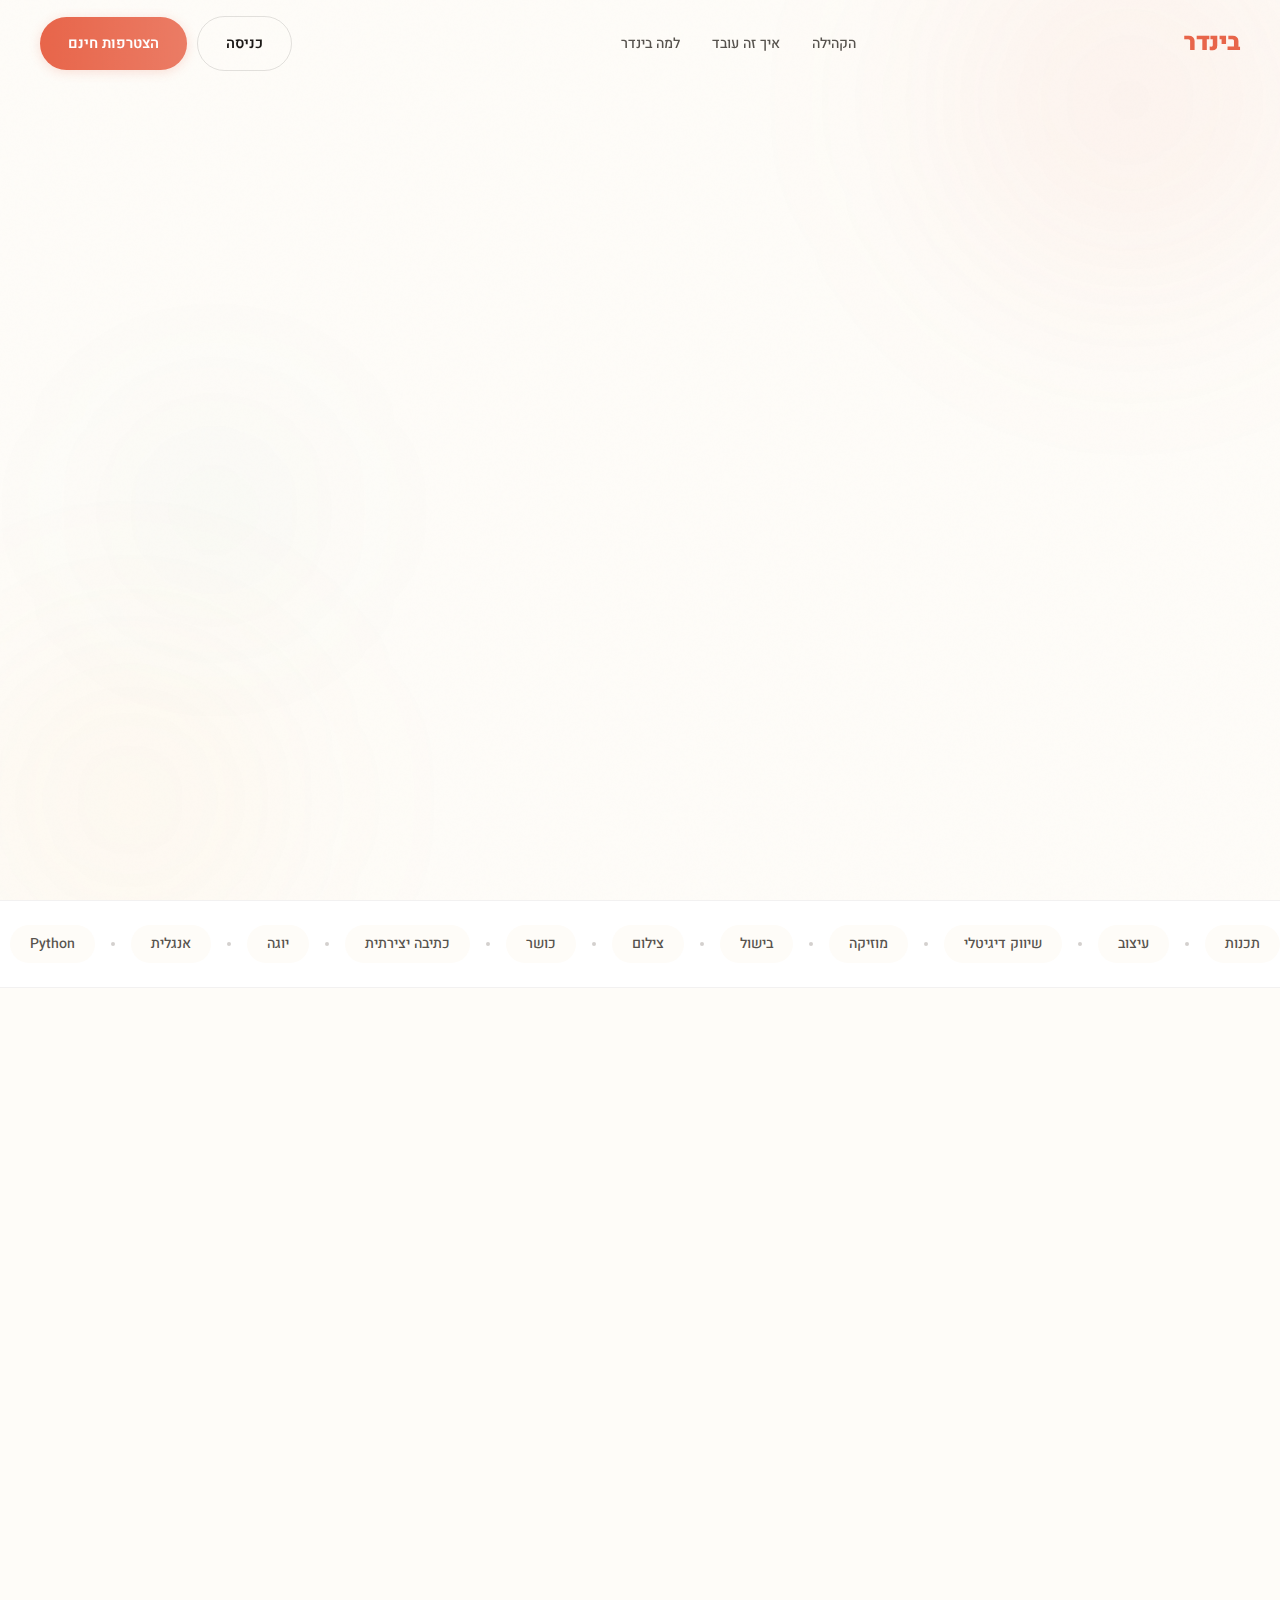
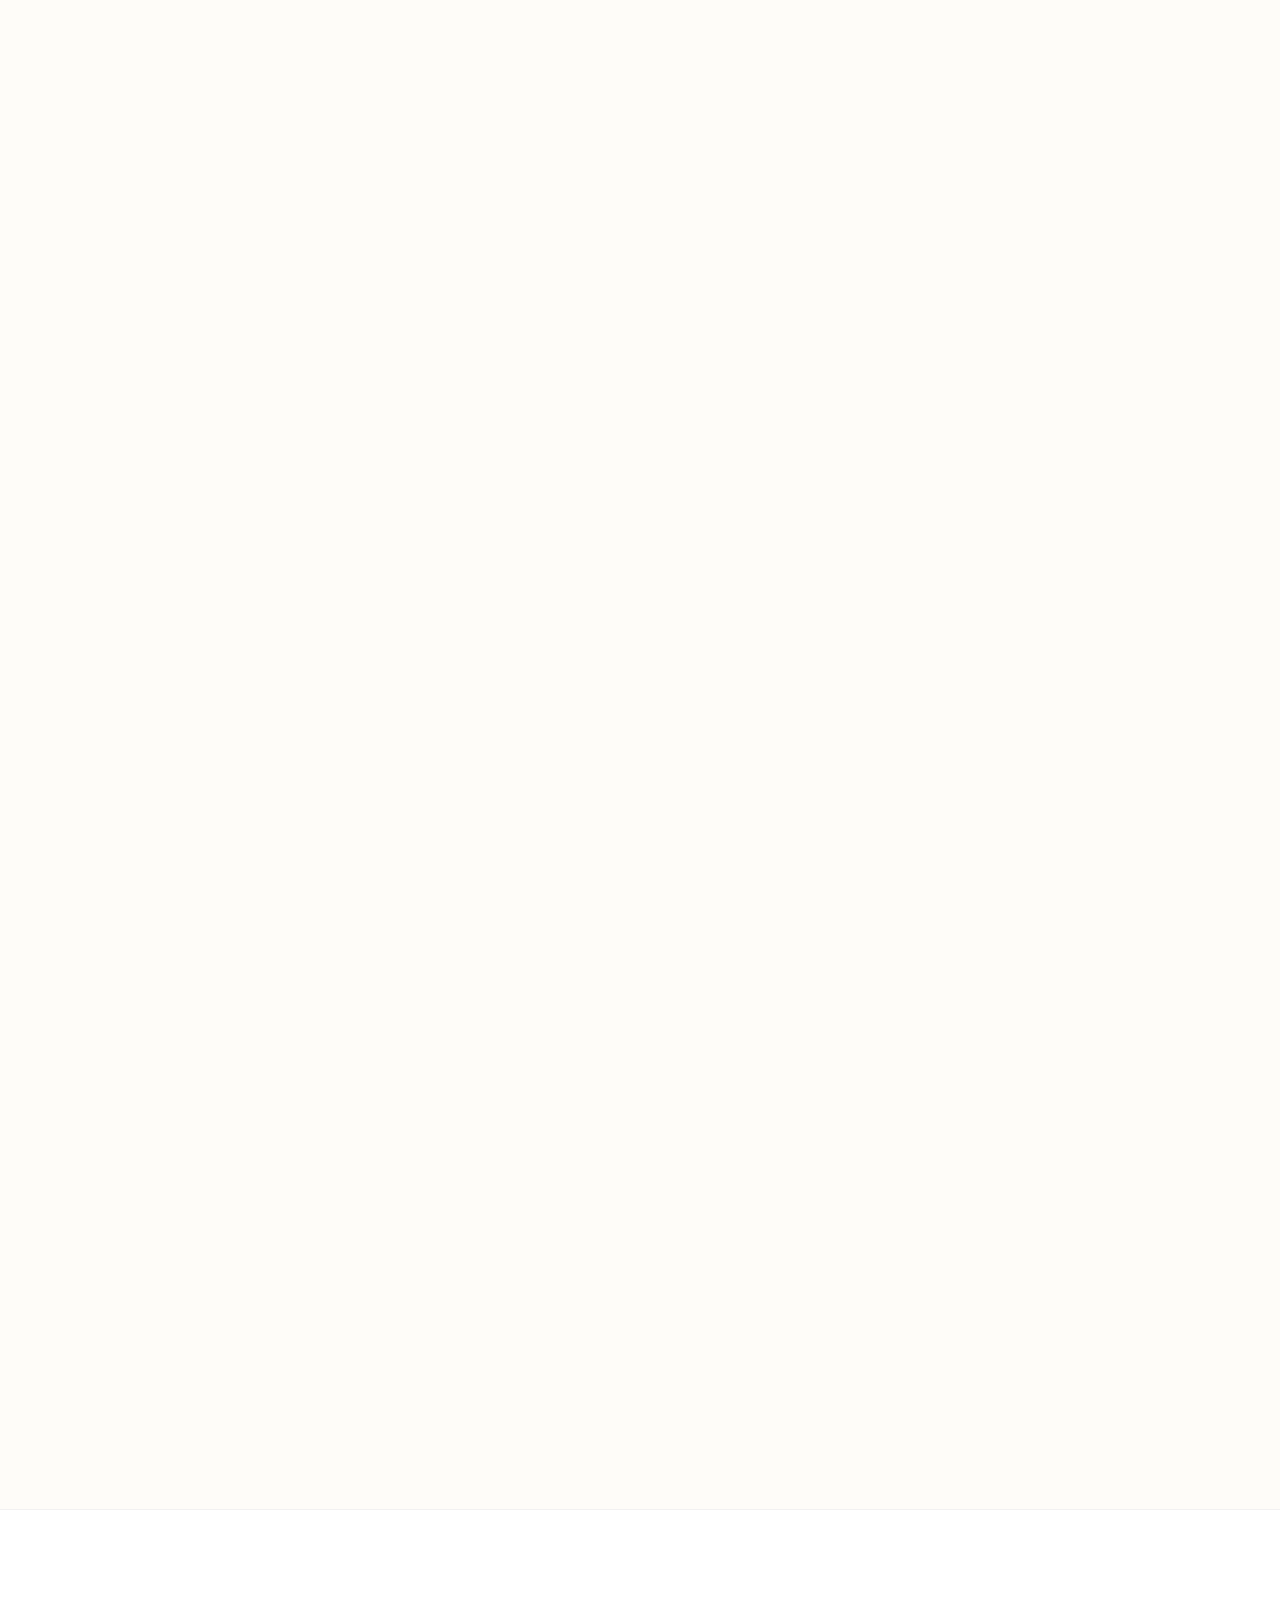
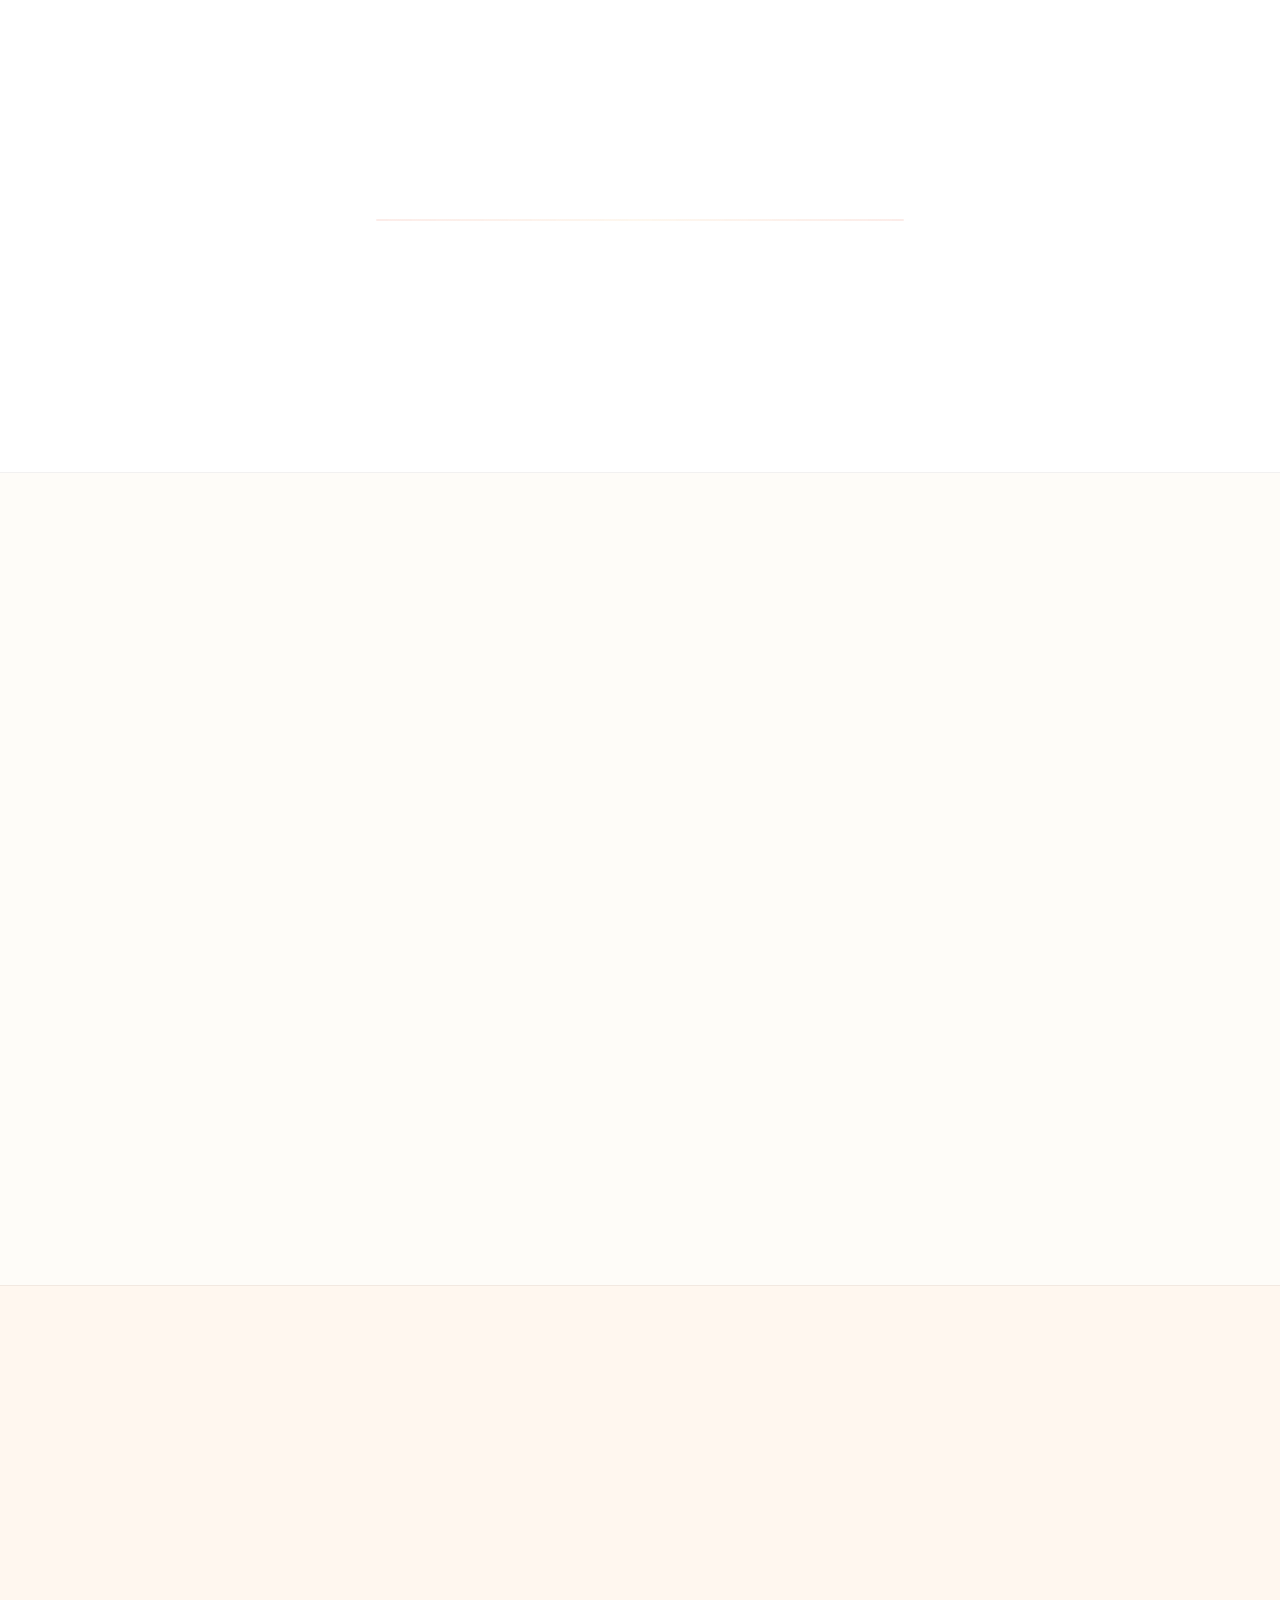
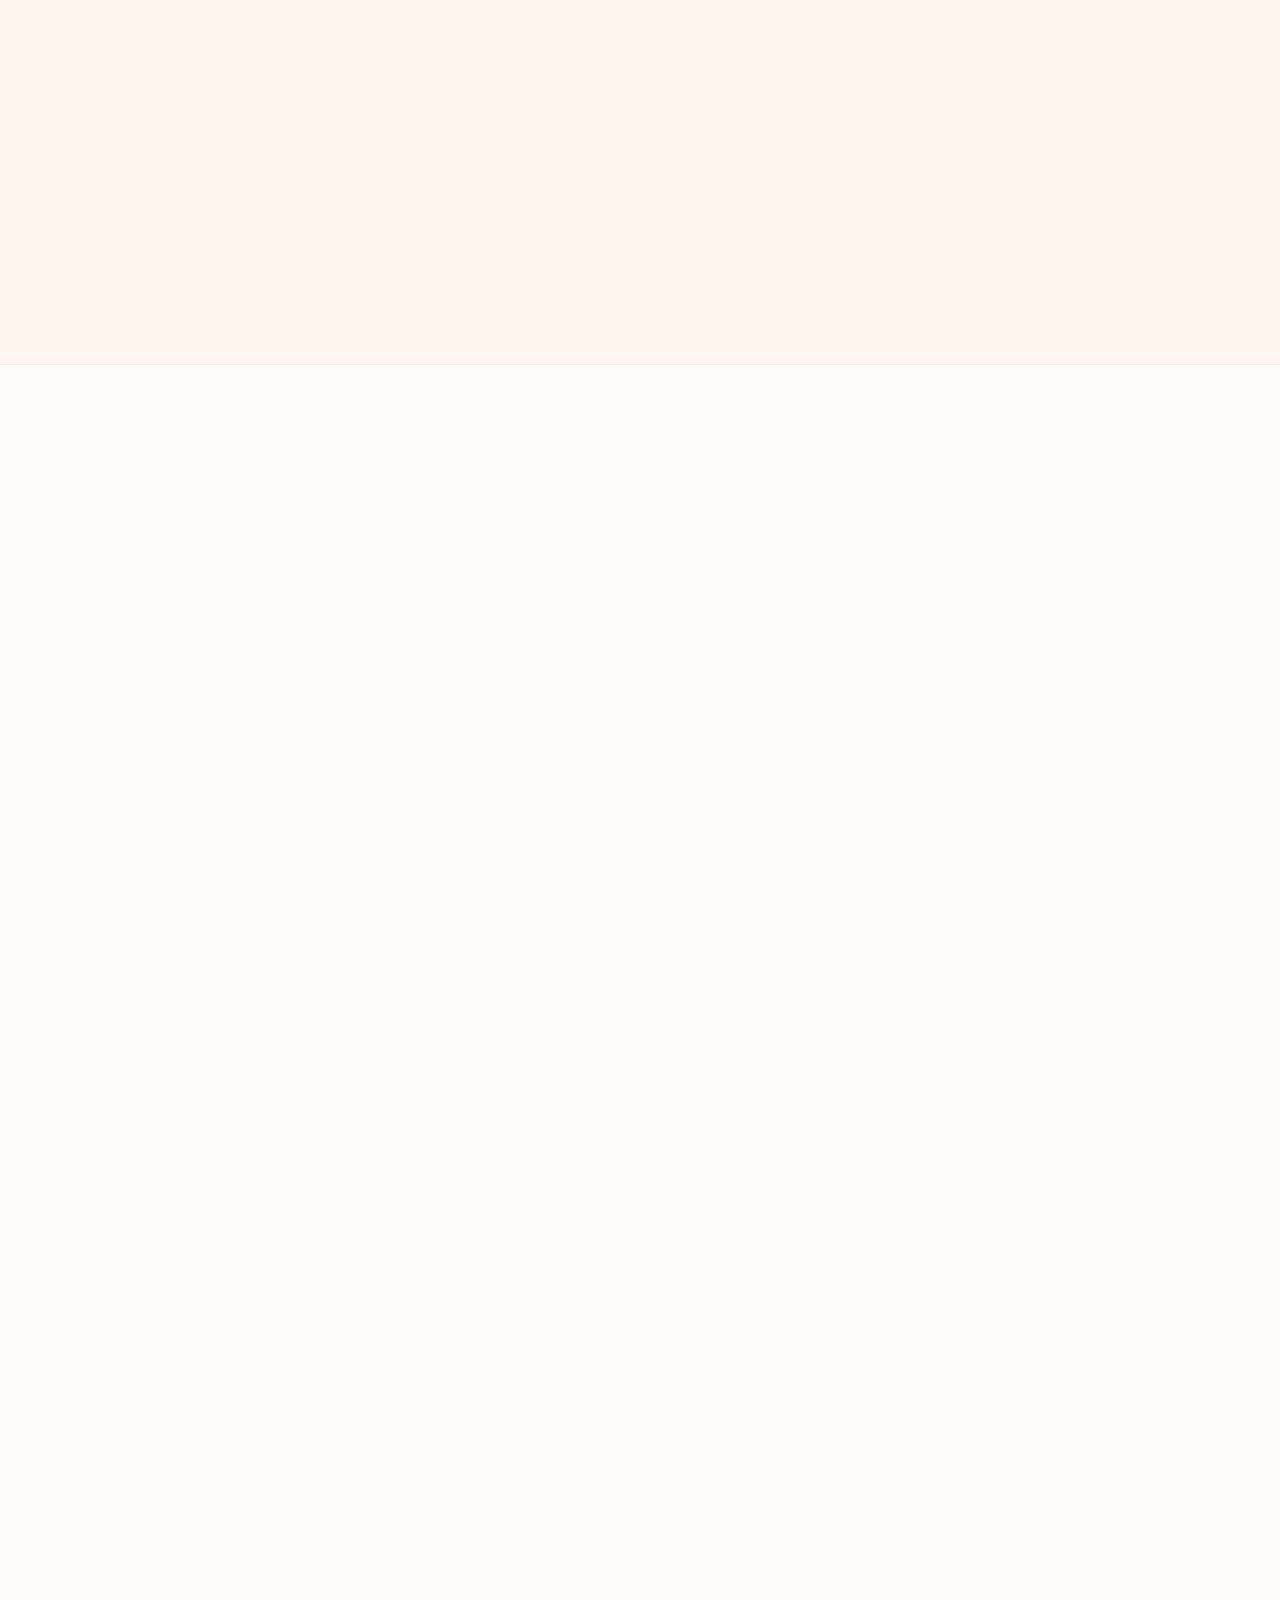
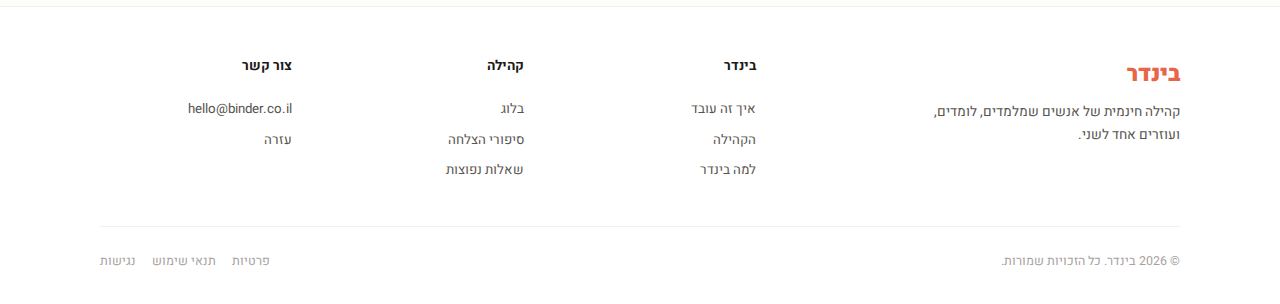
<file: Binder/public/concept-c.html>
<!DOCTYPE html>
<html lang="he" dir="rtl">
<head>
  <meta charset="UTF-8">
  <meta name="viewport" content="width=device-width, initial-scale=1.0">
  <title>בינדר — מצא את האנשים שלך</title>
  <meta name="description" content="קהילה חינמית של אנשים שמלמדים, לומדים, ועוזרים אחד לשני">
  <meta name="theme-color" content="#FEFCF8">
  <link rel="preconnect" href="https://fonts.googleapis.com">
  <link rel="preconnect" href="https://fonts.gstatic.com" crossorigin>
  <link href="https://fonts.googleapis.com/css2?family=Heebo:wght@300;400;500;600;700;800;900&display=swap" rel="stylesheet">
  <style>
    /* ================================================================
       BINDER — Production Landing Page v3
       Heebo (300-900) · Warm Cream · Terracotta · Gold · Sage
       Human · Optimistic · Community-first · Zero AI
       Inspired by: Wix, Monday.com, Bumble, Airbnb, Fiverr
       ================================================================ */

    /* ── Reset ───────────────────────────────────────── */
    *,*::before,*::after{margin:0;padding:0;box-sizing:border-box}
    a{text-decoration:none;color:inherit}
    img{display:block;max-width:100%}
    button{font-family:inherit;cursor:pointer;border:none;background:none}
    ul,ol{list-style:none}
    input{font-family:inherit}

    /* ── Design Tokens ───────────────────────────────── */
    :root{
      /* Backgrounds */
      --bg:#FEFCF8;
      --bg-warm:#FFF7EF;
      --bg-alt:#FDF5EC;
      --surface:#FFFFFF;
      --surface-hover:#FEFAF5;

      /* Accent palette */
      --coral:#E8654A;
      --coral-dark:#D45A40;
      --coral-light:#FF8A70;
      --coral-soft:rgba(232,101,74,0.06);
      --coral-mid:rgba(232,101,74,0.12);
      --coral-glow:rgba(232,101,74,0.18);
      --gold:#F0A030;
      --gold-soft:rgba(240,160,48,0.08);
      --sage:#4A8C6F;
      --sage-soft:rgba(74,140,111,0.07);
      --lavender:#7B6CB0;
      --lavender-soft:rgba(123,108,176,0.06);

      /* Text */
      --text:#1C1917;
      --text-2:#57534E;
      --text-3:#A8A29E;
      --text-inv:#FFFFFF;

      /* Borders & shadows */
      --border:rgba(28,25,23,0.06);
      --border-hover:rgba(28,25,23,0.12);
      --shadow-xs:0 1px 2px rgba(28,25,23,0.04);
      --shadow-sm:0 2px 8px rgba(28,25,23,0.04),0 1px 2px rgba(28,25,23,0.03);
      --shadow-md:0 8px 24px rgba(28,25,23,0.06),0 2px 4px rgba(28,25,23,0.03);
      --shadow-lg:0 16px 48px rgba(28,25,23,0.08),0 4px 12px rgba(28,25,23,0.04);
      --shadow-xl:0 24px 64px rgba(28,25,23,0.1),0 8px 20px rgba(28,25,23,0.05);

      /* Radius */
      --r:16px;
      --r-lg:24px;
      --r-xl:32px;
      --r-full:9999px;

      /* Typography */
      --font:'Heebo',sans-serif;

      /* Easing */
      --ease:cubic-bezier(0.16,1,0.3,1);
      --ease-spring:cubic-bezier(0.34,1.56,0.64,1);
      --ease-out:cubic-bezier(0.0,0.0,0.2,1);
      --spring:cubic-bezier(0.2,0,0,1);

      /* Spacing (8px grid) */
      --sp-1:8px;--sp-2:16px;--sp-3:24px;--sp-4:32px;
      --sp-5:40px;--sp-6:48px;--sp-8:64px;--sp-10:80px;
      --sp-12:96px;--sp-16:128px;
    }

    /* ── Base ─────────────────────────────────────────── */
    html{scroll-behavior:smooth;-webkit-text-size-adjust:100%}
    body{
      font-family:var(--font);
      background:var(--bg);color:var(--text);
      line-height:1.7;overflow-x:hidden;
      font-weight:400;font-size:16px;
      -webkit-font-smoothing:antialiased;
      -moz-osx-font-smoothing:grayscale;
    }

    /* Subtle paper texture */
    body::after{
      content:'';position:fixed;inset:0;
      pointer-events:none;z-index:9999;
      opacity:0.015;mix-blend-mode:multiply;
      background-image:url("data:image/svg+xml,%3Csvg viewBox='0 0 256 256' xmlns='http://www.w3.org/2000/svg'%3E%3Cfilter id='n'%3E%3CfeTurbulence type='fractalNoise' baseFrequency='0.85' numOctaves='4' stitchTiles='stitch'/%3E%3C/filter%3E%3Crect width='100%25' height='100%25' filter='url(%23n)'/%3E%3C/svg%3E");
    }

    /* Custom scrollbar */
    ::-webkit-scrollbar{width:6px}
    ::-webkit-scrollbar-track{background:transparent}
    ::-webkit-scrollbar-thumb{background:var(--text-3);border-radius:3px}
    ::-webkit-scrollbar-thumb:hover{background:var(--text-2)}
    ::selection{background:var(--coral-mid);color:var(--text)}

    /* ── Utilities ────────────────────────────────────── */
    .container{max-width:1120px;margin:0 auto;padding:0 var(--sp-3)}
    .section{padding:var(--sp-12) var(--sp-3)}

    /* ── Reveal System ───────────────────────────────── */
    .rv{
      opacity:0;transform:translateY(28px);
      transition:opacity 0.65s var(--spring),transform 0.65s var(--spring);
    }
    .rv.vis{opacity:1;transform:translateY(0)}
    .rv-d1{transition-delay:0.07s}
    .rv-d2{transition-delay:0.14s}
    .rv-d3{transition-delay:0.21s}
    .rv-d4{transition-delay:0.28s}
    .rv-d5{transition-delay:0.35s}
    .rv-d6{transition-delay:0.42s}

    /* Modern scroll-driven animation for capable browsers */
    @supports(animation-timeline:view()){
      .rv-scroll{
        animation:scrollReveal linear both;
        animation-timeline:view();
        animation-range:entry 0% entry 25%;
        opacity:1;transform:none;
      }
      @keyframes scrollReveal{
        from{opacity:0;transform:translateY(28px)}
        to{opacity:1;transform:translateY(0)}
      }
    }

    /* ── Buttons ──────────────────────────────────────── */
    .btn{
      display:inline-flex;align-items:center;justify-content:center;gap:var(--sp-1);
      padding:14px 28px;border-radius:var(--r-full);
      font-family:var(--font);font-size:0.92rem;font-weight:600;
      border:none;cursor:pointer;position:relative;overflow:hidden;
      transition:all 0.35s var(--ease);white-space:nowrap;
    }
    .btn-primary{
      background:var(--coral);color:var(--text-inv);
      box-shadow:0 2px 12px rgba(232,101,74,0.2);
    }
    .btn-primary::before{
      content:'';position:absolute;inset:0;
      background:linear-gradient(90deg,transparent 0%,rgba(255,255,255,0.15) 50%,transparent 100%);
      background-size:200% 100%;
      animation:btnShine 4s ease-in-out infinite;
    }
    @keyframes btnShine{
      0%{background-position:200% center}
      100%{background-position:-200% center}
    }
    .btn-primary:hover{
      background:var(--coral-dark);
      transform:translateY(-2px);
      box-shadow:0 8px 28px rgba(232,101,74,0.28);
    }
    .btn-primary:active{transform:translateY(0);box-shadow:0 2px 8px rgba(232,101,74,0.2)}
    .btn-ghost{
      background:transparent;color:var(--text);
      border:1.5px solid var(--border-hover);
    }
    .btn-ghost:hover{
      border-color:var(--coral-mid);
      background:var(--coral-soft);color:var(--coral);
    }
    .btn-white{background:var(--surface);color:var(--text);box-shadow:var(--shadow-sm)}
    .btn-white:hover{box-shadow:var(--shadow-md);transform:translateY(-1px)}
    .btn-lg{padding:18px 40px;font-size:1.05rem}
    .btn .btn-arrow{
      display:inline-block;
      transition:transform 0.35s var(--ease);
      font-size:1.1em;
    }
    .btn:hover .btn-arrow{transform:translateX(-4px)}

    /* ── Section Headers ─────────────────────────────── */
    .sh{text-align:center;margin-bottom:var(--sp-8)}
    .sh-badge{
      display:inline-flex;align-items:center;gap:6px;
      padding:6px 18px;border-radius:var(--r-full);
      background:var(--coral-soft);
      border:1px solid var(--coral-mid);
      color:var(--coral);font-size:0.78rem;font-weight:600;
      margin-bottom:var(--sp-2);
    }
    .sh-title{
      font-family:var(--font);font-weight:800;
      font-size:clamp(1.8rem,4.5vw,2.8rem);
      color:var(--text);line-height:1.2;
      letter-spacing:-0.01em;
    }
    .sh-desc{
      font-size:1.05rem;color:var(--text-2);
      max-width:460px;margin:var(--sp-2) auto 0;
      font-weight:400;line-height:1.8;
    }

    /* ================================================================
       NAVBAR
       ================================================================ */
    .nav{
      position:fixed;top:0;right:0;left:0;z-index:100;
      padding:var(--sp-2) var(--sp-5);
      display:flex;align-items:center;justify-content:space-between;
      transition:all 0.45s var(--ease);
    }
    .nav.scrolled{
      background:rgba(254,252,248,0.88);
      backdrop-filter:blur(20px) saturate(1.8);
      -webkit-backdrop-filter:blur(20px) saturate(1.8);
      box-shadow:0 1px 0 var(--border);
      padding:12px var(--sp-5);
    }
    .nav-logo{
      font-family:var(--font);font-weight:900;font-size:1.5rem;
      color:var(--coral);letter-spacing:-0.02em;
    }
    .nav-links{display:flex;align-items:center;gap:var(--sp-4)}
    .nav-links a{
      font-size:0.88rem;font-weight:500;color:var(--text-2);
      transition:color 0.3s;position:relative;
    }
    .nav-links a::after{
      content:'';position:absolute;bottom:-4px;right:0;
      width:0;height:2px;background:var(--coral);
      border-radius:1px;transition:width 0.3s var(--ease);
    }
    .nav-links a:hover{color:var(--text)}
    .nav-links a:hover::after{width:100%}
    .nav-btns{display:flex;gap:10px;align-items:center}

    /* Mobile menu toggle */
    .nav-menu-btn{
      display:none;width:40px;height:40px;
      align-items:center;justify-content:center;
      border-radius:var(--r);
    }
    .nav-menu-btn span{
      display:block;width:20px;height:2px;
      background:var(--text);border-radius:1px;
      position:relative;transition:all 0.3s;
    }
    .nav-menu-btn span::before,.nav-menu-btn span::after{
      content:'';position:absolute;right:0;
      width:20px;height:2px;background:var(--text);
      border-radius:1px;transition:all 0.3s;
    }
    .nav-menu-btn span::before{top:-6px}
    .nav-menu-btn span::after{top:6px}

    @media(max-width:768px){
      .nav{padding:14px 20px}
      .nav.scrolled{padding:10px 20px}
      .nav-links{display:none}
      .nav-btns .btn-ghost{display:none}
      .nav-menu-btn{display:flex}
    }

    /* ================================================================
       HERO
       ================================================================ */
    .hero{
      min-height:100vh;min-height:100dvh;
      display:flex;flex-direction:column;
      align-items:center;justify-content:center;
      text-align:center;
      padding:var(--sp-16) var(--sp-3) var(--sp-10);
      position:relative;overflow:hidden;
    }

    /* Warm gradient orbs */
    .hero-orb{
      position:absolute;border-radius:50%;
      filter:blur(80px);pointer-events:none;
      will-change:transform;
    }
    .ho-1{
      width:600px;height:600px;
      background:radial-gradient(circle,rgba(232,101,74,0.08) 0%,transparent 70%);
      top:-200px;right:-150px;
      animation:orbFloat 30s ease-in-out infinite;
    }
    .ho-2{
      width:500px;height:500px;
      background:radial-gradient(circle,rgba(240,160,48,0.06) 0%,transparent 70%);
      bottom:-150px;left:-120px;
      animation:orbFloat 25s ease-in-out infinite reverse;
    }
    .ho-3{
      width:300px;height:300px;
      background:radial-gradient(circle,rgba(74,140,111,0.05) 0%,transparent 70%);
      top:40%;left:5%;
      animation:orbFloat 20s ease-in-out infinite 5s;
    }
    @keyframes orbFloat{
      0%,100%{transform:translate(0,0) scale(1)}
      33%{transform:translate(20px,-25px) scale(1.04)}
      66%{transform:translate(-15px,18px) scale(0.96)}
    }

    .hero-content{position:relative;z-index:2;max-width:720px}

    /* Pill badge */
    .hero-badge{
      display:inline-flex;align-items:center;gap:8px;
      padding:8px 22px;border-radius:var(--r-full);
      background:var(--surface);
      border:1px solid var(--border);
      box-shadow:var(--shadow-xs);
      font-size:0.82rem;font-weight:500;color:var(--text-2);
      margin-bottom:var(--sp-5);
      opacity:0;animation:heroIn 0.8s var(--spring) 0.1s forwards;
    }
    .hero-badge .live-dot{
      width:8px;height:8px;border-radius:50%;
      background:var(--sage);position:relative;
    }
    .hero-badge .live-dot::after{
      content:'';position:absolute;inset:-3px;
      border-radius:50%;background:var(--sage);
      animation:livePulse 2s ease-in-out infinite;
    }
    @keyframes livePulse{
      0%,100%{opacity:0.3;transform:scale(1)}
      50%{opacity:0;transform:scale(1.8)}
    }

    /* Hero headline */
    .hero h1{
      font-family:var(--font);font-weight:900;
      font-size:clamp(2.8rem,8vw,5.5rem);
      line-height:1.08;color:var(--text);
      letter-spacing:-0.02em;
      margin-bottom:var(--sp-1);
    }
    .hero-line{
      display:block;
      opacity:0;animation:heroIn 0.85s var(--spring) forwards;
    }
    .hero-line:nth-child(1){animation-delay:0.25s}
    .hero-line:nth-child(2){animation-delay:0.4s}

    /* Rotating words */
    .hero-rotate{
      position:relative;display:inline-block;
      color:var(--coral);
    }
    .hero-rotate-word{
      display:inline-block;
      animation:wordCycle 8s var(--ease) infinite;
    }
    @keyframes wordCycle{
      0%,18%{opacity:1;transform:translateY(0)}
      22%,24%{opacity:0;transform:translateY(-20px)}
      26%{opacity:0;transform:translateY(20px)}
      30%,48%{opacity:1;transform:translateY(0)}
      52%,54%{opacity:0;transform:translateY(-20px)}
      56%{opacity:0;transform:translateY(20px)}
      60%,78%{opacity:1;transform:translateY(0)}
      82%,84%{opacity:0;transform:translateY(-20px)}
      86%{opacity:0;transform:translateY(20px)}
      90%,100%{opacity:1;transform:translateY(0)}
    }

    /* Subtitle */
    .hero-sub{
      font-size:clamp(1rem,2.2vw,1.2rem);
      color:var(--text-2);max-width:500px;
      margin:var(--sp-3) auto var(--sp-5);
      font-weight:400;line-height:1.85;
      opacity:0;animation:heroIn 0.8s var(--spring) 0.55s forwards;
    }

    /* Search bar */
    .hero-search{
      display:flex;align-items:center;
      max-width:520px;width:100%;margin:0 auto;
      background:var(--surface);
      border:1.5px solid var(--border);
      border-radius:var(--r-full);
      padding:6px 6px 6px 24px;
      box-shadow:var(--shadow-md);
      transition:all 0.4s var(--ease);
      opacity:0;animation:heroIn 0.8s var(--spring) 0.7s forwards;
    }
    .hero-search:hover,.hero-search:focus-within{
      border-color:var(--coral-mid);
      box-shadow:var(--shadow-lg),0 0 0 4px var(--coral-soft);
      transform:translateY(-2px);
    }
    .hero-search input{
      flex:1;border:none;outline:none;
      font-size:1rem;font-family:var(--font);font-weight:400;
      color:var(--text);background:transparent;
      padding:12px 0;
    }
    .hero-search input::placeholder{color:var(--text-3)}
    .hero-search .s-btn{
      padding:13px 28px;border-radius:var(--r-full);
      background:var(--coral);color:var(--text-inv);
      font-size:0.92rem;font-weight:600;
      border:none;font-family:var(--font);
      transition:all 0.3s var(--ease);
      box-shadow:0 2px 8px rgba(232,101,74,0.2);
    }
    .hero-search .s-btn:hover{
      background:var(--coral-dark);
      box-shadow:0 4px 16px rgba(232,101,74,0.3);
    }

    /* Chips */
    .hero-chips{
      margin-top:var(--sp-3);
      display:flex;gap:var(--sp-1);justify-content:center;flex-wrap:wrap;
      opacity:0;animation:heroIn 0.8s var(--spring) 0.9s forwards;
    }
    .chip{
      display:inline-block;padding:6px 16px;
      border-radius:var(--r-full);
      background:rgba(28,25,23,0.025);
      border:1px solid var(--border);
      font-size:0.82rem;font-weight:500;color:var(--text-2);
      cursor:pointer;transition:all 0.3s var(--ease);
    }
    .chip:hover{
      background:var(--coral-soft);
      border-color:var(--coral-mid);
      color:var(--coral);transform:translateY(-1px);
    }

    /* Social proof */
    .hero-proof{
      display:flex;align-items:center;gap:12px;
      justify-content:center;
      margin-top:var(--sp-6);
      opacity:0;animation:heroIn 0.8s var(--spring) 1.1s forwards;
    }
    .proof-faces{display:flex}
    .proof-face{
      width:36px;height:36px;border-radius:50%;
      border:2.5px solid var(--bg);
      display:flex;align-items:center;justify-content:center;
      font-size:0.7rem;font-weight:700;color:var(--text-inv);
      margin-left:-10px;
      transition:transform 0.3s var(--ease-spring);
    }
    .proof-face:first-child{margin-left:0}
    .proof-face:hover{transform:translateY(-3px) scale(1.1);z-index:2}
    .proof-label{font-size:0.85rem;color:var(--text-2)}
    .proof-label strong{color:var(--text);font-weight:700}

    @keyframes heroIn{
      from{opacity:0;transform:translateY(24px)}
      to{opacity:1;transform:translateY(0)}
    }

    /* ================================================================
       TICKER / MARQUEE
       ================================================================ */
    .ticker{
      padding:var(--sp-3) 0;
      border-top:1px solid var(--border);
      border-bottom:1px solid var(--border);
      background:var(--surface);
      overflow:hidden;
    }
    .ticker-track{
      display:flex;align-items:center;gap:var(--sp-2);
      animation:tickerScroll 50s linear infinite;
      width:max-content;
    }
    .ticker:hover .ticker-track{animation-play-state:paused}
    .ticker-item{
      font-size:0.88rem;font-weight:500;color:var(--text-2);
      white-space:nowrap;
      padding:7px 20px;border-radius:var(--r-full);
      background:var(--bg);
      transition:all 0.3s var(--ease);cursor:default;
    }
    .ticker-item:hover{background:var(--coral-soft);color:var(--coral)}
    .ticker-sep{
      width:4px;height:4px;border-radius:50%;
      background:var(--text-3);flex-shrink:0;opacity:0.5;
    }
    @keyframes tickerScroll{to{transform:translateX(50%)}}

    /* ================================================================
       STATS
       ================================================================ */
    .stats{
      padding:var(--sp-10) var(--sp-3);
      display:flex;justify-content:center;gap:var(--sp-10);
      flex-wrap:wrap;
    }
    .stat{text-align:center;min-width:140px}
    .stat-num{
      font-weight:900;
      font-size:clamp(2.2rem,5vw,3.4rem);
      color:var(--text);line-height:1;
      margin-bottom:var(--sp-1);
      letter-spacing:-0.02em;
    }
    .stat-label{font-size:0.9rem;color:var(--text-2);font-weight:500}

    /* ================================================================
       COMMUNITY CARDS
       ================================================================ */
    .community{padding:var(--sp-12) var(--sp-3) var(--sp-16)}
    .community .container{max-width:1080px}

    .masonry{columns:3;column-gap:var(--sp-3)}
    @media(max-width:900px){.masonry{columns:2}}
    @media(max-width:540px){.masonry{columns:1}}

    .card{
      break-inside:avoid;
      background:var(--surface);
      border-radius:var(--r-lg);
      padding:var(--sp-4);margin-bottom:var(--sp-3);
      box-shadow:var(--shadow-sm);
      transition:all 0.4s var(--spring);
      cursor:pointer;position:relative;overflow:hidden;
      border:1px solid transparent;
    }
    .card:hover{
      transform:translateY(-4px);
      box-shadow:var(--shadow-lg);
      border-color:var(--coral-mid);
    }
    /* Bottom gradient line on hover */
    .card::after{
      content:'';position:absolute;bottom:0;right:0;
      width:0;height:3px;
      background:linear-gradient(90deg,var(--coral),var(--gold));
      transition:width 0.5s var(--ease);
    }
    .card:hover::after{width:100%}

    .card-avatar{
      width:52px;height:52px;border-radius:50%;
      display:flex;align-items:center;justify-content:center;
      font-weight:700;font-size:1.1rem;color:var(--text-inv);
      margin-bottom:14px;
      box-shadow:0 4px 12px rgba(0,0,0,0.08);
    }
    .card-name{font-size:1rem;font-weight:700;margin-bottom:6px;color:var(--text)}
    .card-bio{font-size:0.85rem;color:var(--text-2);line-height:1.7;margin-bottom:var(--sp-2)}
    .card-tags{display:flex;flex-wrap:wrap;gap:6px}
    .tag{
      padding:5px 14px;border-radius:var(--r-full);
      font-size:0.75rem;font-weight:600;
    }
    .tag-offer{background:var(--sage-soft);color:var(--sage)}
    .tag-seek{background:var(--coral-soft);color:var(--coral)}

    /* Quote card variant */
    .card-quote{
      background:linear-gradient(135deg,var(--coral),var(--coral-light));
      color:var(--text-inv);padding:var(--sp-4);border:none;
    }
    .card-quote:hover{box-shadow:0 16px 48px rgba(232,101,74,0.2);transform:translateY(-4px)}
    .card-quote::after{display:none}
    .card-quote .q-mark{
      font-size:3rem;line-height:1;opacity:0.3;
      font-family:Georgia,serif;margin-bottom:var(--sp-1);
    }
    .card-quote .q-text{font-size:1.1rem;font-weight:500;line-height:1.65;margin-bottom:var(--sp-2)}
    .card-quote .q-author{font-size:0.82rem;opacity:0.7;font-weight:400}

    /* Dark quote variant */
    .card-dark{
      background:linear-gradient(135deg,#292524,#3C3836);
      color:var(--text-inv);padding:var(--sp-4);border:none;
    }
    .card-dark:hover{box-shadow:0 16px 48px rgba(28,25,23,0.2);transform:translateY(-4px)}
    .card-dark::after{display:none}

    /* ================================================================
       LIVE ACTIVITY FEED
       ================================================================ */
    .activity{
      padding:var(--sp-8) var(--sp-3);
      background:var(--bg-warm);
      border-top:1px solid var(--border);
      border-bottom:1px solid var(--border);
      overflow:hidden;
    }
    .activity .container{max-width:900px}
    .activity-header{
      text-align:center;margin-bottom:var(--sp-4);
    }
    .activity-header h3{
      font-weight:800;font-size:1.1rem;color:var(--text);
      display:flex;align-items:center;justify-content:center;gap:var(--sp-1);
    }
    .activity-list{
      display:flex;flex-direction:column;gap:12px;
      max-width:600px;margin:0 auto;
    }
    .activity-item{
      display:flex;align-items:center;gap:14px;
      padding:14px 20px;
      background:var(--surface);
      border-radius:var(--r);
      box-shadow:var(--shadow-xs);
      opacity:0;
      animation:activityIn 0.5s var(--spring) forwards;
    }
    .activity-item:nth-child(1){animation-delay:0.1s}
    .activity-item:nth-child(2){animation-delay:0.3s}
    .activity-item:nth-child(3){animation-delay:0.5s}
    .activity-item:nth-child(4){animation-delay:0.7s}
    @keyframes activityIn{
      from{opacity:0;transform:translateX(20px)}
      to{opacity:1;transform:translateX(0)}
    }
    .activity-face{
      width:40px;height:40px;border-radius:50%;
      display:flex;align-items:center;justify-content:center;
      color:var(--text-inv);font-weight:700;font-size:0.85rem;
      flex-shrink:0;
    }
    .activity-text{font-size:0.88rem;color:var(--text-2);flex:1;line-height:1.5}
    .activity-text strong{color:var(--text);font-weight:600}
    .activity-time{font-size:0.75rem;color:var(--text-3);white-space:nowrap}

    /* ================================================================
       HOW IT WORKS
       ================================================================ */
    .how{
      padding:var(--sp-12) var(--sp-3);
      background:var(--surface);
      border-top:1px solid var(--border);
      border-bottom:1px solid var(--border);
    }
    .how .container{max-width:900px}
    .how-steps{
      display:grid;grid-template-columns:repeat(3,1fr);
      gap:var(--sp-5);margin-top:var(--sp-8);
      position:relative;
    }
    /* Connecting line */
    .how-steps::before{
      content:'';position:absolute;
      top:44px;right:calc(16.67% + 20px);
      width:calc(66.66% - 40px);height:2px;
      background:linear-gradient(90deg,var(--coral-mid),var(--gold-soft),var(--coral-mid));
      border-radius:1px;
    }
    @media(max-width:700px){
      .how-steps{grid-template-columns:1fr;gap:var(--sp-5)}
      .how-steps::before{display:none}
    }

    .step{text-align:center;position:relative}
    .step-icon{
      width:88px;height:88px;border-radius:50%;
      display:flex;align-items:center;justify-content:center;
      font-size:2.2rem;
      background:var(--bg);border:2px solid var(--border);
      margin:0 auto var(--sp-3);
      position:relative;z-index:2;
      transition:all 0.4s var(--ease);
    }
    .step:hover .step-icon{
      border-color:var(--coral);
      background:var(--coral-soft);
      transform:scale(1.08);
      box-shadow:0 8px 24px var(--coral-glow);
    }
    .step h3{
      font-weight:800;font-size:1.15rem;
      margin:0 0 10px;color:var(--text);
    }
    .step p{font-size:0.88rem;color:var(--text-2);line-height:1.7;max-width:240px;margin:0 auto}

    /* ================================================================
       PHONE DEMO
       ================================================================ */
    .demo{
      padding:var(--sp-12) var(--sp-3);
      display:flex;align-items:center;justify-content:center;
      gap:var(--sp-10);flex-wrap:wrap;
    }
    .demo-info{max-width:420px}
    .demo-info .sh-badge{margin-bottom:var(--sp-2)}
    .demo-info h2{
      font-weight:900;
      font-size:clamp(1.8rem,4vw,2.5rem);
      line-height:1.2;margin-bottom:var(--sp-2);
      color:var(--text);letter-spacing:-0.01em;
    }
    .demo-info p{font-size:1rem;color:var(--text-2);line-height:1.8;margin-bottom:var(--sp-3)}
    .demo-perks{display:flex;flex-direction:column;gap:var(--sp-2)}
    .perk{display:flex;align-items:center;gap:14px}
    .perk-icon{
      width:44px;height:44px;border-radius:12px;
      display:flex;align-items:center;justify-content:center;
      font-size:1.2rem;flex-shrink:0;
    }
    .perk-text{font-size:0.9rem;color:var(--text-2);line-height:1.6}
    .perk-text strong{color:var(--text);font-weight:600}

    /* Phone mockup */
    .phone{
      width:300px;height:620px;
      background:var(--surface);
      border-radius:48px;
      box-shadow:var(--shadow-xl),inset 0 0 0 1px rgba(28,25,23,0.06);
      overflow:hidden;position:relative;
      flex-shrink:0;
    }
    .phone-notch{
      width:120px;height:28px;
      background:#1C1917;border-radius:0 0 20px 20px;
      margin:0 auto;position:relative;z-index:3;
    }
    .phone-screen{
      padding:var(--sp-2);height:calc(100% - 28px);
      display:flex;flex-direction:column;
      background:var(--bg);overflow:hidden;
    }
    .phone-top{
      padding:8px var(--sp-2);
      display:flex;align-items:center;justify-content:center;
      font-weight:700;font-size:0.95rem;
      color:var(--coral);
    }
    .phone-chat{
      flex:1;padding:var(--sp-2);
      display:flex;flex-direction:column;gap:10px;
      overflow:hidden;
    }
    .msg{
      max-width:85%;padding:10px 16px;
      border-radius:18px;font-size:0.8rem;line-height:1.5;
      opacity:0;transform:translateY(14px);
      transition:all 0.5s var(--spring);
    }
    .msg.show{opacity:1;transform:translateY(0)}
    .msg-sys{
      background:var(--surface);color:var(--text);
      align-self:flex-start;box-shadow:var(--shadow-xs);
      border-bottom-right-radius:6px;
    }
    .msg-user{
      background:var(--coral);color:var(--text-inv);
      align-self:flex-end;border-bottom-left-radius:6px;
    }
    .match-card{
      background:var(--surface);border-radius:var(--r);
      padding:12px;box-shadow:var(--shadow-sm);
      display:flex;align-items:center;gap:12px;
      align-self:flex-start;
      opacity:0;transform:translateY(16px) scale(0.96);
      transition:all 0.55s var(--ease-spring);
      border:1px solid var(--border);
    }
    .match-card.show{opacity:1;transform:translateY(0) scale(1)}
    .match-face{
      width:38px;height:38px;border-radius:50%;
      display:flex;align-items:center;justify-content:center;
      color:var(--text-inv);font-weight:700;font-size:0.82rem;flex-shrink:0;
    }
    .match-info{flex:1}
    .match-name{font-size:0.8rem;font-weight:700;color:var(--text)}
    .match-desc{font-size:0.7rem;color:var(--text-2)}
    .match-btn{
      padding:6px 14px;border-radius:var(--r-full);
      background:var(--coral);color:var(--text-inv);
      font-size:0.68rem;font-weight:600;border:none;
      white-space:nowrap;
    }
    .phone-bar{
      padding:10px var(--sp-2);
      display:flex;align-items:center;gap:8px;
      border-top:1px solid var(--border);
      background:var(--surface);
    }
    .phone-bar-input{
      flex:1;padding:8px 14px;
      border-radius:var(--r-full);
      background:var(--bg);border:1px solid var(--border);
      font-size:0.75rem;color:var(--text-3);
    }
    .phone-bar-send{
      width:32px;height:32px;border-radius:50%;
      background:var(--coral);
      display:flex;align-items:center;justify-content:center;
      color:var(--text-inv);font-size:0.85rem;
    }

    /* ================================================================
       TESTIMONIALS
       ================================================================ */
    .reviews{
      padding:var(--sp-12) var(--sp-3);
      background:var(--bg-warm);
      border-top:1px solid var(--border);
      border-bottom:1px solid var(--border);
    }
    .reviews .container{max-width:800px}
    .reviews-grid{
      display:grid;grid-template-columns:repeat(3,1fr);
      gap:var(--sp-3);margin-top:var(--sp-6);
    }
    @media(max-width:700px){.reviews-grid{grid-template-columns:1fr}}

    .review-card{
      background:var(--surface);
      border-radius:var(--r-lg);
      padding:var(--sp-4);
      box-shadow:var(--shadow-sm);
      border:1px solid var(--border);
      transition:all 0.4s var(--spring);
    }
    .review-card:hover{
      transform:translateY(-3px);
      box-shadow:var(--shadow-md);
    }
    .review-stars{
      display:flex;gap:2px;margin-bottom:var(--sp-2);
      color:var(--gold);font-size:0.9rem;
    }
    .review-text{
      font-size:0.92rem;color:var(--text);line-height:1.75;
      margin-bottom:var(--sp-3);font-weight:400;
    }
    .review-author{
      display:flex;align-items:center;gap:12px;
      padding-top:var(--sp-2);
      border-top:1px solid var(--border);
    }
    .review-face{
      width:40px;height:40px;border-radius:50%;
      display:flex;align-items:center;justify-content:center;
      color:var(--text-inv);font-weight:700;font-size:0.85rem;
    }
    .review-name{font-size:0.88rem;font-weight:600;color:var(--text)}
    .review-role{font-size:0.78rem;color:var(--text-2)}

    /* ================================================================
       FEATURES
       ================================================================ */
    .features{padding:var(--sp-12) var(--sp-3)}
    .features .container{max-width:960px}
    .feat-grid{
      display:grid;grid-template-columns:repeat(2,1fr);
      gap:var(--sp-3);margin-top:var(--sp-6);
    }
    @media(max-width:600px){.feat-grid{grid-template-columns:1fr}}

    .feat{
      padding:var(--sp-4);
      border-radius:var(--r-lg);
      background:var(--surface);
      border:1px solid var(--border);
      display:flex;gap:var(--sp-3);align-items:flex-start;
      transition:all 0.4s var(--spring);
    }
    .feat:hover{
      border-color:var(--coral-mid);
      box-shadow:var(--shadow-md);
      transform:translateY(-3px);
    }
    .feat-icon{
      width:56px;height:56px;border-radius:var(--r);
      display:flex;align-items:center;justify-content:center;
      font-size:1.6rem;background:var(--bg);flex-shrink:0;
    }
    .feat-body{flex:1}
    .feat h4{font-weight:700;font-size:1rem;margin:0 0 6px;color:var(--text)}
    .feat p{font-size:0.85rem;color:var(--text-2);line-height:1.7}

    /* ================================================================
       CTA
       ================================================================ */
    .cta{
      padding:var(--sp-16) var(--sp-3);text-align:center;
      position:relative;overflow:hidden;
    }
    .cta::before{
      content:'';position:absolute;
      top:50%;left:50%;
      transform:translate(-50%,-50%);
      width:900px;height:450px;border-radius:50%;
      background:radial-gradient(circle,var(--coral-soft) 0%,transparent 70%);
      pointer-events:none;
      animation:ctaGlow 6s ease-in-out infinite;
    }
    @keyframes ctaGlow{
      0%,100%{opacity:0.5;transform:translate(-50%,-50%) scale(1)}
      50%{opacity:0.8;transform:translate(-50%,-50%) scale(1.08)}
    }
    .cta h2{
      font-weight:900;
      font-size:clamp(2rem,5.5vw,3.5rem);
      color:var(--text);line-height:1.15;
      margin-bottom:var(--sp-2);position:relative;z-index:1;
      letter-spacing:-0.01em;
    }
    .cta h2 .accent{color:var(--coral)}
    .cta p{
      font-size:1.05rem;color:var(--text-2);
      margin-bottom:var(--sp-5);position:relative;z-index:1;
      max-width:380px;margin-left:auto;margin-right:auto;
    }
    .cta .btn{position:relative;z-index:1}

    /* ================================================================
       FOOTER
       ================================================================ */
    .footer{
      padding:var(--sp-6) var(--sp-5) var(--sp-4);
      border-top:1px solid var(--border);
      background:var(--surface);
    }
    .footer-top{
      max-width:1080px;margin:0 auto;
      display:grid;grid-template-columns:2fr 1fr 1fr 1fr;
      gap:var(--sp-5);
      padding-bottom:var(--sp-5);
      border-bottom:1px solid var(--border);
    }
    .footer-brand .footer-logo{
      font-weight:900;font-size:1.4rem;color:var(--coral);
      margin-bottom:var(--sp-1);
    }
    .footer-brand p{font-size:0.85rem;color:var(--text-2);line-height:1.7;max-width:280px}
    .footer-col h5{font-weight:700;font-size:0.85rem;color:var(--text);margin-bottom:var(--sp-2)}
    .footer-col a{
      display:block;font-size:0.83rem;color:var(--text-2);
      padding:4px 0;transition:color 0.2s;
    }
    .footer-col a:hover{color:var(--coral)}
    .footer-bottom{
      max-width:1080px;margin:var(--sp-3) auto 0;
      display:flex;justify-content:space-between;align-items:center;
      font-size:0.78rem;color:var(--text-3);flex-wrap:wrap;gap:var(--sp-1);
    }

    @media(max-width:768px){
      .footer-top{grid-template-columns:1fr 1fr;gap:var(--sp-4)}
      .footer-brand{grid-column:1/-1}
      .footer-bottom{justify-content:center;text-align:center;flex-direction:column}
    }

    /* ================================================================
       STICKY MOBILE CTA
       ================================================================ */
    .sticky-cta{
      display:none;
      position:fixed;bottom:0;left:0;right:0;z-index:90;
      padding:12px var(--sp-3);
      background:rgba(254,252,248,0.95);
      backdrop-filter:blur(12px);
      -webkit-backdrop-filter:blur(12px);
      border-top:1px solid var(--border);
      transform:translateY(100%);
      transition:transform 0.4s var(--ease);
    }
    .sticky-cta.show{transform:translateY(0)}
    .sticky-cta .btn{width:100%;justify-content:center}
    @media(max-width:768px){.sticky-cta{display:block}}

    /* ================================================================
       CURSOR GLOW (desktop only)
       ================================================================ */
    .cursor-glow{
      position:fixed;
      width:400px;height:400px;
      border-radius:50%;
      background:radial-gradient(circle,rgba(232,101,74,0.04) 0%,transparent 70%);
      pointer-events:none;z-index:0;
      transform:translate(-50%,-50%);
      transition:opacity 0.5s;
      opacity:0;
    }
    .cursor-glow.active{opacity:1}
    @media(max-width:768px){.cursor-glow{display:none}}

    /* ================================================================
       RESPONSIVE POLISH
       ================================================================ */
    @media(max-width:768px){
      .stats{gap:var(--sp-5);padding:var(--sp-8) var(--sp-3)}
      .demo{gap:var(--sp-6);flex-direction:column-reverse}
      .demo-info{text-align:center;max-width:100%}
      .demo-info .sh-badge{margin-right:auto;margin-left:auto}
      .demo-perks{align-items:center}
      .phone{width:260px;height:540px;border-radius:40px}
    }
    @media(max-width:480px){
      .hero h1{font-size:clamp(2.2rem,10vw,3.2rem)}
      .hero-search{flex-direction:column;border-radius:var(--r-lg);padding:var(--sp-2)}
      .hero-search input{text-align:center}
      .hero-search .s-btn{width:100%;border-radius:var(--r)}
      .reviews-grid{grid-template-columns:1fr}
      .feat-grid{grid-template-columns:1fr}
    }

    /* ── Reduced motion ──────────────────────────────── */
    @media(prefers-reduced-motion:reduce){
      *,*::before,*::after{
        animation-duration:0.01ms!important;
        animation-iteration-count:1!important;
        transition-duration:0.01ms!important;
      }
    }
  </style>
</head>
<body>

<!-- Cursor glow -->
<div class="cursor-glow" id="cursorGlow"></div>

<!-- ═══════════════════════════════════════════════════
     NAVBAR
     ═══════════════════════════════════════════════════ -->
<nav class="nav" id="nav">
  <div class="nav-logo">בינדר</div>
  <div class="nav-links">
    <a href="#community">הקהילה</a>
    <a href="#how">איך זה עובד</a>
    <a href="#features">למה בינדר</a>
  </div>
  <div class="nav-btns">
    <a href="/auth.html" class="btn btn-ghost">כניסה</a>
    <a href="/auth.html?tab=signup" class="btn btn-primary">הצטרפות חינם</a>
    <button class="nav-menu-btn" aria-label="תפריט"><span></span></button>
  </div>
</nav>

<!-- ═══════════════════════════════════════════════════
     HERO
     ═══════════════════════════════════════════════════ -->
<section class="hero">
  <div class="hero-orb ho-1" aria-hidden="true"></div>
  <div class="hero-orb ho-2" aria-hidden="true"></div>
  <div class="hero-orb ho-3" aria-hidden="true"></div>

  <div class="hero-content">
    <div class="hero-badge">
      <span class="live-dot"></span>
      2,400+ חברי קהילה כבר פה
    </div>

    <h1>
      <span class="hero-line">מצא מי ילמד אותך</span>
      <span class="hero-line"><span class="hero-rotate" id="heroRotate"></span></span>
    </h1>

    <p class="hero-sub">
      קהילה חינמית שבה כל אחד מלמד, לומד, ועוזר.<br>
      כי ביחד מתקדמים הרבה יותר מהר.
    </p>

    <div class="hero-search">
      <input type="text" placeholder="מה אתה רוצה ללמוד?" id="heroInput">
      <button class="s-btn">חיפוש</button>
    </div>

    <div class="hero-chips">
      <span class="chip">עיצוב</span>
      <span class="chip">תכנות</span>
      <span class="chip">שיווק</span>
      <span class="chip">גיטרה</span>
      <span class="chip">בישול</span>
      <span class="chip">צילום</span>
      <span class="chip">אנגלית</span>
    </div>

    <div class="hero-proof">
      <div class="proof-faces">
        <div class="proof-face" style="background:#E8654A">ש</div>
        <div class="proof-face" style="background:#4A8C6F">א</div>
        <div class="proof-face" style="background:#F0A030">ת</div>
        <div class="proof-face" style="background:#7B6CB0">י</div>
        <div class="proof-face" style="background:#2D6A4F">נ</div>
      </div>
      <div class="proof-label"><strong>2,400+</strong> חברי קהילה פעילים</div>
    </div>
  </div>
</section>

<!-- ═══════════════════════════════════════════════════
     TICKER
     ═══════════════════════════════════════════════════ -->
<div class="ticker" aria-hidden="true">
  <div class="ticker-track" id="ticker"></div>
</div>

<!-- ═══════════════════════════════════════════════════
     STATS
     ═══════════════════════════════════════════════════ -->
<section class="stats rv" id="stats">
  <div class="stat rv rv-d1">
    <div class="stat-num"><span class="counter" data-target="2400">0</span>+</div>
    <div class="stat-label">חברי קהילה</div>
  </div>
  <div class="stat rv rv-d2">
    <div class="stat-num"><span class="counter" data-target="8500">0</span>+</div>
    <div class="stat-label">חיבורים שנוצרו</div>
  </div>
  <div class="stat rv rv-d3">
    <div class="stat-num"><span class="counter" data-target="97">0</span>%</div>
    <div class="stat-label">שביעות רצון</div>
  </div>
  <div class="stat rv rv-d4">
    <div class="stat-num">100%</div>
    <div class="stat-label">חינם. תמיד.</div>
  </div>
</section>

<!-- ═══════════════════════════════════════════════════
     COMMUNITY MASONRY
     ═══════════════════════════════════════════════════ -->
<section class="community" id="community">
  <div class="container">
    <div class="sh rv">
      <span class="sh-badge">הקהילה</span>
      <div class="sh-title">אנשים אמיתיים שמחכים לעזור</div>
      <p class="sh-desc">כל אחד פה יודע משהו שאתה צריך. ומישהו צריך את מה שאתה יודע.</p>
    </div>

    <div class="masonry">
      <!-- Card 1 -->
      <div class="card rv rv-d1">
        <div class="card-avatar" style="background:#D45A40">ש</div>
        <div class="card-name">שירה מזרחי</div>
        <div class="card-bio">מעצבת UX עם 5 שנות ניסיון. אוהבת לעזור למתחילים להבין את עולם העיצוב הדיגיטלי.</div>
        <div class="card-tags">
          <span class="tag tag-offer">מלמדת: UX</span>
          <span class="tag tag-offer">מלמדת: Figma</span>
          <span class="tag tag-seek">מחפשת: React</span>
        </div>
      </div>

      <!-- Card 2 (longer bio) -->
      <div class="card rv rv-d2">
        <div class="card-avatar" style="background:#2D6A4F">א</div>
        <div class="card-name">אדם גולדשטיין</div>
        <div class="card-bio">מפתח Full-Stack, בונה מוצרים כבר 8 שנים. מאמין שהדרך הכי טובה ללמוד זה ללמד — ומחפש גם ללמוד דברים חדשים בעצמו.</div>
        <div class="card-tags">
          <span class="tag tag-offer">מלמד: Node.js</span>
          <span class="tag tag-offer">מלמד: Python</span>
          <span class="tag tag-seek">מחפש: עיצוב גרפי</span>
        </div>
      </div>

      <!-- Quote card -->
      <div class="card card-quote rv rv-d3">
        <div class="q-mark">"</div>
        <div class="q-text">מצאתי פה מנטורית לעיצוב תוך יום. היא לימדה אותי יותר בשעה ממה שלמדתי בחודש לבד.</div>
        <div class="q-author">— דני, מפתח ג׳וניור</div>
      </div>

      <!-- Card 3 -->
      <div class="card rv rv-d1">
        <div class="card-avatar" style="background:#7B6CB0">ת</div>
        <div class="card-name">תמר רוזנברג</div>
        <div class="card-bio">מנהלת שיווק דיגיטלי. מומחית בקמפיינים ורשתות חברתיות.</div>
        <div class="card-tags">
          <span class="tag tag-offer">מלמדת: שיווק</span>
          <span class="tag tag-seek">מחפשת: כתיבה יצירתית</span>
        </div>
      </div>

      <!-- Card 4 -->
      <div class="card rv rv-d2">
        <div class="card-avatar" style="background:#1B4965">י</div>
        <div class="card-name">יונתן לוי</div>
        <div class="card-bio">סטודנט למדעי המחשב. מחפש עזרה באלגוריתמים ומוכן ללמד גיטרה ותיאוריה מוזיקלית.</div>
        <div class="card-tags">
          <span class="tag tag-offer">מלמד: גיטרה</span>
          <span class="tag tag-seek">מחפש: אלגוריתמים</span>
        </div>
      </div>

      <!-- Card 5 (longer bio) -->
      <div class="card rv rv-d3">
        <div class="card-avatar" style="background:#E07A5F">נ</div>
        <div class="card-name">נועה כהן</div>
        <div class="card-bio">יועצת ארגונית ומאמנת אישית. עוזרת לאנשים למצוא את הדרך שלהם — בקריירה ובחיים. מומחית בשיחות עומק.</div>
        <div class="card-tags">
          <span class="tag tag-offer">מלמדת: אימון אישי</span>
          <span class="tag tag-offer">מלמדת: קריירה</span>
          <span class="tag tag-seek">מחפשת: צילום</span>
        </div>
      </div>

      <!-- Card 6 -->
      <div class="card rv rv-d1">
        <div class="card-avatar" style="background:#264653">ר</div>
        <div class="card-name">רון אבידור</div>
        <div class="card-bio">מהנדס DevOps. מומחה בקוברנטיס וענן.</div>
        <div class="card-tags">
          <span class="tag tag-offer">מלמד: DevOps</span>
          <span class="tag tag-seek">מחפש: בישול ביתי</span>
        </div>
      </div>

      <!-- Dark quote card -->
      <div class="card card-quote card-dark rv rv-d2">
        <div class="q-mark">"</div>
        <div class="q-text">התחלתי כלומד ותוך חודש מצאתי את עצמי מלמד אחרים. זו קהילה אמיתית.</div>
        <div class="q-author">— יוסי, מעצב</div>
      </div>

      <!-- Card 7 -->
      <div class="card rv rv-d3">
        <div class="card-avatar" style="background:#BC4749">ל</div>
        <div class="card-name">ליאת שמעון</div>
        <div class="card-bio">צלמת ויוצרת תוכן. מלמדת צילום וביטוי ויזואלי לכל הרמות.</div>
        <div class="card-tags">
          <span class="tag tag-offer">מלמדת: צילום</span>
          <span class="tag tag-seek">מחפשת: מיתוג</span>
        </div>
      </div>
    </div>
  </div>
</section>

<!-- ═══════════════════════════════════════════════════
     LIVE ACTIVITY FEED
     ═══════════════════════════════════════════════════ -->
<section class="activity rv" id="activity">
  <div class="container">
    <div class="activity-header">
      <h3>🟢 קורה עכשיו בקהילה</h3>
    </div>
    <div class="activity-list" id="activityList">
      <div class="activity-item">
        <div class="activity-face" style="background:#E8654A">מ</div>
        <div class="activity-text"><strong>מיכל</strong> התחילה ללמוד React מ<strong>אדם</strong></div>
        <div class="activity-time">לפני 3 דק׳</div>
      </div>
      <div class="activity-item">
        <div class="activity-face" style="background:#4A8C6F">ד</div>
        <div class="activity-text"><strong>דני</strong> מלמד Python את <strong>נועה</strong></div>
        <div class="activity-time">לפני 12 דק׳</div>
      </div>
      <div class="activity-item">
        <div class="activity-face" style="background:#7B6CB0">ש</div>
        <div class="activity-text"><strong>שירה</strong> ו<strong>יונתן</strong> התחברו דרך בינדר</div>
        <div class="activity-time">לפני 28 דק׳</div>
      </div>
      <div class="activity-item">
        <div class="activity-face" style="background:#F0A030">ר</div>
        <div class="activity-text"><strong>רון</strong> קיבל עזרה בבישול מ<strong>ליאת</strong></div>
        <div class="activity-time">לפני שעה</div>
      </div>
    </div>
  </div>
</section>

<!-- ═══════════════════════════════════════════════════
     HOW IT WORKS
     ═══════════════════════════════════════════════════ -->
<section class="how" id="how">
  <div class="container">
    <div class="sh rv">
      <span class="sh-badge">איך זה עובד</span>
      <div class="sh-title">שלושה צעדים. זהו.</div>
    </div>
    <div class="how-steps">
      <div class="step rv rv-d1">
        <div class="step-icon">✍️</div>
        <h3>ספר מה אתה צריך</h3>
        <p>תאר בקצרה מה אתה מחפש — ללמוד, ללמד, או לקבל עזרה.</p>
      </div>
      <div class="step rv rv-d2">
        <div class="step-icon">🔍</div>
        <h3>קבל התאמות</h3>
        <p>בינדר מוצאת אנשים שמתאימים בדיוק למה שאתה צריך.</p>
      </div>
      <div class="step rv rv-d3">
        <div class="step-icon">🤝</div>
        <h3>התחבר והתחל</h3>
        <p>שני הצדדים מאשרים — ואתם מתחילים לדבר ולהתקדם ביחד.</p>
      </div>
    </div>
  </div>
</section>

<!-- ═══════════════════════════════════════════════════
     PHONE DEMO
     ═══════════════════════════════════════════════════ -->
<section class="demo" id="demo">
  <div class="demo-info rv">
    <span class="sh-badge" style="text-align:right">ראה את זה בפעולה</span>
    <h2>מבקשה לחיבור —<br>תוך דקות</h2>
    <p>אתה כותב מה אתה צריך, ובינדר מוצאת לך את האנשים הכי מתאימים מתוך הקהילה.</p>
    <div class="demo-perks">
      <div class="perk">
        <div class="perk-icon" style="background:var(--coral-soft)">🎯</div>
        <div class="perk-text"><strong>התאמה מדויקת</strong> — לא סתם חיפוש, אלא חיבור אמיתי</div>
      </div>
      <div class="perk">
        <div class="perk-icon" style="background:var(--sage-soft)">💬</div>
        <div class="perk-text"><strong>שיחה ישירה</strong> — אחרי ההתאמה, אתם מדברים ישירות</div>
      </div>
      <div class="perk">
        <div class="perk-icon" style="background:var(--gold-soft)">⚡</div>
        <div class="perk-text"><strong>מהיר</strong> — רוב החיבורים נוצרים תוך דקות בודדות</div>
      </div>
    </div>
  </div>

  <div class="phone rv rv-d2" id="phoneDemo">
    <div class="phone-notch"></div>
    <div class="phone-screen">
      <div class="phone-top">בינדר 💬</div>
      <div class="phone-chat" id="phoneChat">
        <div class="msg msg-sys" data-delay="600">היי! 👋 ספר לי מה תרצה ללמוד</div>
        <div class="msg msg-user" data-delay="2200">אני מחפש מישהו שילמד אותי React</div>
        <div class="msg msg-sys" data-delay="4000">מצאתי 3 אנשים מעולים! 🎉</div>
        <div class="match-card" data-delay="5500">
          <div class="match-face" style="background:#4A8C6F">ש</div>
          <div class="match-info">
            <div class="match-name">שירה מזרחי</div>
            <div class="match-desc">מעצבת UX, 5 שנות ניסיון</div>
          </div>
          <button class="match-btn">התחבר</button>
        </div>
        <div class="match-card" data-delay="6500">
          <div class="match-face" style="background:#F0A030">א</div>
          <div class="match-info">
            <div class="match-name">אדם גולדשטיין</div>
            <div class="match-desc">Full-Stack, 8 שנות ניסיון</div>
          </div>
          <button class="match-btn">התחבר</button>
        </div>
      </div>
      <div class="phone-bar">
        <div class="phone-bar-input">כתוב הודעה...</div>
        <div class="phone-bar-send">←</div>
      </div>
    </div>
  </div>
</section>

<!-- ═══════════════════════════════════════════════════
     REVIEWS
     ═══════════════════════════════════════════════════ -->
<section class="reviews">
  <div class="container">
    <div class="sh rv">
      <span class="sh-badge">מה אומרים</span>
      <div class="sh-title">סיפורים מהקהילה</div>
    </div>
    <div class="reviews-grid">
      <div class="review-card rv rv-d1">
        <div class="review-stars">★★★★★</div>
        <div class="review-text">מצאתי פה מנטורית לעיצוב תוך יום. היא לימדה אותי יותר בשעה ממה שלמדתי בחודש לבד.</div>
        <div class="review-author">
          <div class="review-face" style="background:#1B4965">ד</div>
          <div>
            <div class="review-name">דני כהן</div>
            <div class="review-role">מפתח ג׳וניור</div>
          </div>
        </div>
      </div>
      <div class="review-card rv rv-d2">
        <div class="review-stars">★★★★★</div>
        <div class="review-text">חיפשתי מישהו שילמד אותי Docker — תוך שבועיים כבר עבדתי עם קונטיינרים. הכל בחינם.</div>
        <div class="review-author">
          <div class="review-face" style="background:#D45A40">מ</div>
          <div>
            <div class="review-name">מיכל לוי</div>
            <div class="review-role">סטודנטית למדעי המחשב</div>
          </div>
        </div>
      </div>
      <div class="review-card rv rv-d3">
        <div class="review-stars">★★★★★</div>
        <div class="review-text">התחלתי כלומד ותוך חודש מצאתי את עצמי מלמד אחרים. זו הקהילה הכי אמיתית שמצאתי.</div>
        <div class="review-author">
          <div class="review-face" style="background:#4A8C6F">י</div>
          <div>
            <div class="review-name">יוסי אברהם</div>
            <div class="review-role">מעצב UI</div>
          </div>
        </div>
      </div>
    </div>
  </div>
</section>

<!-- ═══════════════════════════════════════════════════
     FEATURES
     ═══════════════════════════════════════════════════ -->
<section class="features" id="features">
  <div class="container">
    <div class="sh rv">
      <span class="sh-badge">למה בינדר</span>
      <div class="sh-title">כל מה שצריך. כלום מיותר.</div>
    </div>
    <div class="feat-grid">
      <div class="feat rv rv-d1">
        <div class="feat-icon" style="background:var(--coral-soft)">🎯</div>
        <div class="feat-body">
          <h4>חיבור מדויק</h4>
          <p>מוצאים לך בדיוק את מי שאתה צריך — לא סתם רשימה, אלא התאמה אמיתית לפי מה שאתה מחפש.</p>
        </div>
      </div>
      <div class="feat rv rv-d2">
        <div class="feat-icon" style="background:var(--sage-soft)">🤝</div>
        <div class="feat-body">
          <h4>קהילה אמיתית</h4>
          <p>אנשים אמיתיים שבאמת רוצים לעזור. לא פרופילים מזויפים — רק אנשים טובים.</p>
        </div>
      </div>
      <div class="feat rv rv-d3">
        <div class="feat-icon" style="background:var(--gold-soft)">🎁</div>
        <div class="feat-body">
          <h4>חינם לגמרי</h4>
          <p>בלי תשלום. בלי מנויים. בלי הפתעות. חינם עכשיו וחינם לתמיד.</p>
        </div>
      </div>
      <div class="feat rv rv-d4">
        <div class="feat-icon" style="background:var(--lavender-soft)">🔒</div>
        <div class="feat-body">
          <h4>פרטי ובטוח</h4>
          <p>רק מי שהתאמת לו רואה את הפרטים שלך. הפרטיות שלך חשובה לנו.</p>
        </div>
      </div>
    </div>
  </div>
</section>

<!-- ═══════════════════════════════════════════════════
     CTA
     ═══════════════════════════════════════════════════ -->
<section class="cta rv">
  <h2>מוכן להכיר<br><span class="accent">אנשים חדשים?</span></h2>
  <p>הצטרף לקהילה של אנשים שעוזרים אחד לשני. בחינם, לתמיד.</p>
  <a href="/auth.html?tab=signup" class="btn btn-primary btn-lg">
    הצטרף עכשיו — חינם
    <span class="btn-arrow">←</span>
  </a>
</section>

<!-- ═══════════════════════════════════════════════════
     FOOTER
     ═══════════════════════════════════════════════════ -->
<footer class="footer">
  <div class="footer-top">
    <div class="footer-brand">
      <div class="footer-logo">בינדר</div>
      <p>קהילה חינמית של אנשים שמלמדים, לומדים, ועוזרים אחד לשני.</p>
    </div>
    <div class="footer-col">
      <h5>בינדר</h5>
      <a href="#how">איך זה עובד</a>
      <a href="#community">הקהילה</a>
      <a href="#features">למה בינדר</a>
    </div>
    <div class="footer-col">
      <h5>קהילה</h5>
      <a href="#">בלוג</a>
      <a href="#">סיפורי הצלחה</a>
      <a href="#">שאלות נפוצות</a>
    </div>
    <div class="footer-col">
      <h5>צור קשר</h5>
      <a href="#">hello@binder.co.il</a>
      <a href="#">עזרה</a>
    </div>
  </div>
  <div class="footer-bottom">
    <span>© 2026 בינדר. כל הזכויות שמורות.</span>
    <div style="display:flex;gap:var(--sp-2)">
      <a href="#" style="color:var(--text-3)">פרטיות</a>
      <a href="#" style="color:var(--text-3)">תנאי שימוש</a>
      <a href="#" style="color:var(--text-3)">נגישות</a>
    </div>
  </div>
</footer>

<!-- ═══════════════════════════════════════════════════
     STICKY MOBILE CTA
     ═══════════════════════════════════════════════════ -->
<div class="sticky-cta" id="stickyCta">
  <a href="/auth.html?tab=signup" class="btn btn-primary btn-lg">הצטרף חינם</a>
</div>

<!-- ═══════════════════════════════════════════════════
     SCRIPTS
     ═══════════════════════════════════════════════════ -->
<script>
(function(){
  'use strict';

  /* ── Nav scroll ─────────────────────────────── */
  const nav = document.getElementById('nav');
  window.addEventListener('scroll', () => {
    nav.classList.toggle('scrolled', scrollY > 50);
  }, { passive: true });

  /* ── Scroll reveals (IntersectionObserver) ──── */
  const revealObs = new IntersectionObserver((entries) => {
    entries.forEach(e => {
      if (e.isIntersecting) e.target.classList.add('vis');
    });
  }, { threshold: 0.06, rootMargin: '0px 0px -30px 0px' });
  document.querySelectorAll('.rv').forEach(el => revealObs.observe(el));

  /* ── Rotating hero words ────────────────────── */
  const words = ['תכנות', 'עיצוב', 'שיווק', 'גיטרה', 'בישול', 'צילום', 'אנגלית', 'יוגה'];
  const rotateEl = document.getElementById('heroRotate');
  let wordIdx = 0;

  function cycleWord() {
    rotateEl.style.transition = 'opacity 0.4s, transform 0.4s';
    rotateEl.style.opacity = '0';
    rotateEl.style.transform = 'translateY(-14px)';

    setTimeout(() => {
      wordIdx = (wordIdx + 1) % words.length;
      rotateEl.textContent = words[wordIdx];
      rotateEl.style.transform = 'translateY(14px)';

      requestAnimationFrame(() => {
        rotateEl.style.opacity = '1';
        rotateEl.style.transform = 'translateY(0)';
      });
    }, 400);
  }

  if (rotateEl) {
    rotateEl.textContent = words[0];
    setInterval(cycleWord, 2800);
  }

  /* ── Chips populate search ──────────────────── */
  const heroInput = document.getElementById('heroInput');
  document.querySelectorAll('.chip').forEach(chip => {
    chip.addEventListener('click', () => {
      if (heroInput) {
        heroInput.value = chip.textContent;
        heroInput.focus();
      }
    });
  });

  /* ── Counter animation ──────────────────────── */
  const counters = document.querySelectorAll('.counter');
  let countersDone = false;

  const counterObs = new IntersectionObserver((entries) => {
    entries.forEach(entry => {
      if (entry.isIntersecting && !countersDone) {
        countersDone = true;
        counters.forEach(c => {
          const target = parseInt(c.dataset.target);
          const duration = 2200;
          const start = performance.now();

          function tick(now) {
            const progress = Math.min((now - start) / duration, 1);
            const eased = 1 - Math.pow(1 - progress, 3); // ease-out cubic
            c.textContent = Math.round(eased * target).toLocaleString('he-IL');
            if (progress < 1) requestAnimationFrame(tick);
          }
          requestAnimationFrame(tick);
        });
      }
    });
  }, { threshold: 0.2 });

  const statsEl = document.getElementById('stats');
  if (statsEl) counterObs.observe(statsEl);

  /* ── Ticker / Marquee ───────────────────────── */
  const topics = [
    'תכנות','עיצוב','שיווק דיגיטלי','מוזיקה','בישול',
    'צילום','כושר','כתיבה יצירתית','יוגה','אנגלית',
    'Python','גיטרה','קריירה','DevOps','React',
    'UX/UI','גרפיקה','אימון אישי','פיננסים','מנהיגות',
    'אקסל','וורדפרס','SEO','פודקאסט'
  ];
  const tickerEl = document.getElementById('ticker');
  if (tickerEl) {
    for (let copy = 0; copy < 3; copy++) {
      topics.forEach((t, i) => {
        const item = document.createElement('span');
        item.className = 'ticker-item';
        item.textContent = t;
        tickerEl.appendChild(item);

        if (i < topics.length - 1 || copy < 2) {
          const sep = document.createElement('span');
          sep.className = 'ticker-sep';
          tickerEl.appendChild(sep);
        }
      });
    }
  }

  /* ── Phone demo chat animation ──────────────── */
  let phoneTriggered = false;
  const phoneDemo = document.getElementById('phoneDemo');
  const phoneChat = document.getElementById('phoneChat');

  function animatePhone() {
    if (!phoneChat || phoneTriggered) return;
    phoneTriggered = true;

    const msgs = phoneChat.querySelectorAll('.msg, .match-card');
    msgs.forEach(msg => {
      const delay = parseInt(msg.dataset.delay) || 0;
      setTimeout(() => msg.classList.add('show'), delay);
    });
  }

  if (phoneDemo) {
    const phoneObs = new IntersectionObserver((entries) => {
      if (entries[0].isIntersecting) animatePhone();
    }, { threshold: 0.3 });
    phoneObs.observe(phoneDemo);
  }

  /* ── Activity feed auto-refresh ─────────────── */
  const activityItems = [
    { name: 'מיכל', action: 'התחילה ללמוד React מ', target: 'אדם', time: 'לפני 3 דק׳', color: '#E8654A' },
    { name: 'דני', action: 'מלמד Python את ', target: 'נועה', time: 'לפני 12 דק׳', color: '#4A8C6F' },
    { name: 'שירה', action: 'קיבלה עזרה בעיצוב מ', target: 'תמר', time: 'לפני 18 דק׳', color: '#7B6CB0' },
    { name: 'רון', action: 'התחבר עם ', target: 'ליאת', time: 'לפני 28 דק׳', color: '#F0A030' },
    { name: 'אביב', action: 'התחיל ללמוד גיטרה מ', target: 'יונתן', time: 'לפני 35 דק׳', color: '#2D6A4F' },
    { name: 'הילה', action: 'מלמדת יוגה את ', target: 'מאיר', time: 'לפני 42 דק׳', color: '#BC4749' },
  ];

  let actIdx = 4;
  const actList = document.getElementById('activityList');

  function rotateActivity() {
    if (!actList) return;
    const items = actList.querySelectorAll('.activity-item');
    if (items.length < 4) return;

    // Fade out last item
    const last = items[items.length - 1];
    last.style.opacity = '0';
    last.style.transform = 'translateX(20px)';

    setTimeout(() => {
      last.remove();
      const data = activityItems[actIdx % activityItems.length];
      actIdx++;

      const newItem = document.createElement('div');
      newItem.className = 'activity-item';
      newItem.style.opacity = '0';
      newItem.style.transform = 'translateX(-20px)';
      newItem.style.transition = 'all 0.5s var(--spring)';
      newItem.innerHTML = `
        <div class="activity-face" style="background:${data.color}">${data.name[0]}</div>
        <div class="activity-text"><strong>${data.name}</strong> ${data.action}<strong>${data.target}</strong></div>
        <div class="activity-time">${data.time}</div>
      `;
      actList.insertBefore(newItem, actList.firstChild);

      requestAnimationFrame(() => {
        newItem.style.opacity = '1';
        newItem.style.transform = 'translateX(0)';
      });
    }, 400);
  }

  setInterval(rotateActivity, 5000);

  /* ── Sticky mobile CTA ──────────────────────── */
  const stickyCta = document.getElementById('stickyCta');
  if (stickyCta) {
    window.addEventListener('scroll', () => {
      stickyCta.classList.toggle('show', scrollY > 600);
    }, { passive: true });
  }

  /* ── Cursor glow (desktop) ──────────────────── */
  const glow = document.getElementById('cursorGlow');
  if (glow && window.matchMedia('(min-width:769px)').matches) {
    let mouseX = 0, mouseY = 0;
    let glowX = 0, glowY = 0;

    document.addEventListener('mousemove', (e) => {
      mouseX = e.clientX;
      mouseY = e.clientY;
      glow.classList.add('active');
    });

    document.addEventListener('mouseleave', () => {
      glow.classList.remove('active');
    });

    function animateGlow() {
      glowX += (mouseX - glowX) * 0.08;
      glowY += (mouseY - glowY) * 0.08;
      glow.style.left = glowX + 'px';
      glow.style.top = glowY + 'px';
      requestAnimationFrame(animateGlow);
    }
    animateGlow();
  }

  /* ── Smooth anchor scrolling ────────────────── */
  document.querySelectorAll('a[href^="#"]').forEach(link => {
    link.addEventListener('click', e => {
      const target = document.querySelector(link.getAttribute('href'));
      if (target) {
        e.preventDefault();
        target.scrollIntoView({ behavior: 'smooth', block: 'start' });
      }
    });
  });

})();
</script>
</body>
</html>
</file>
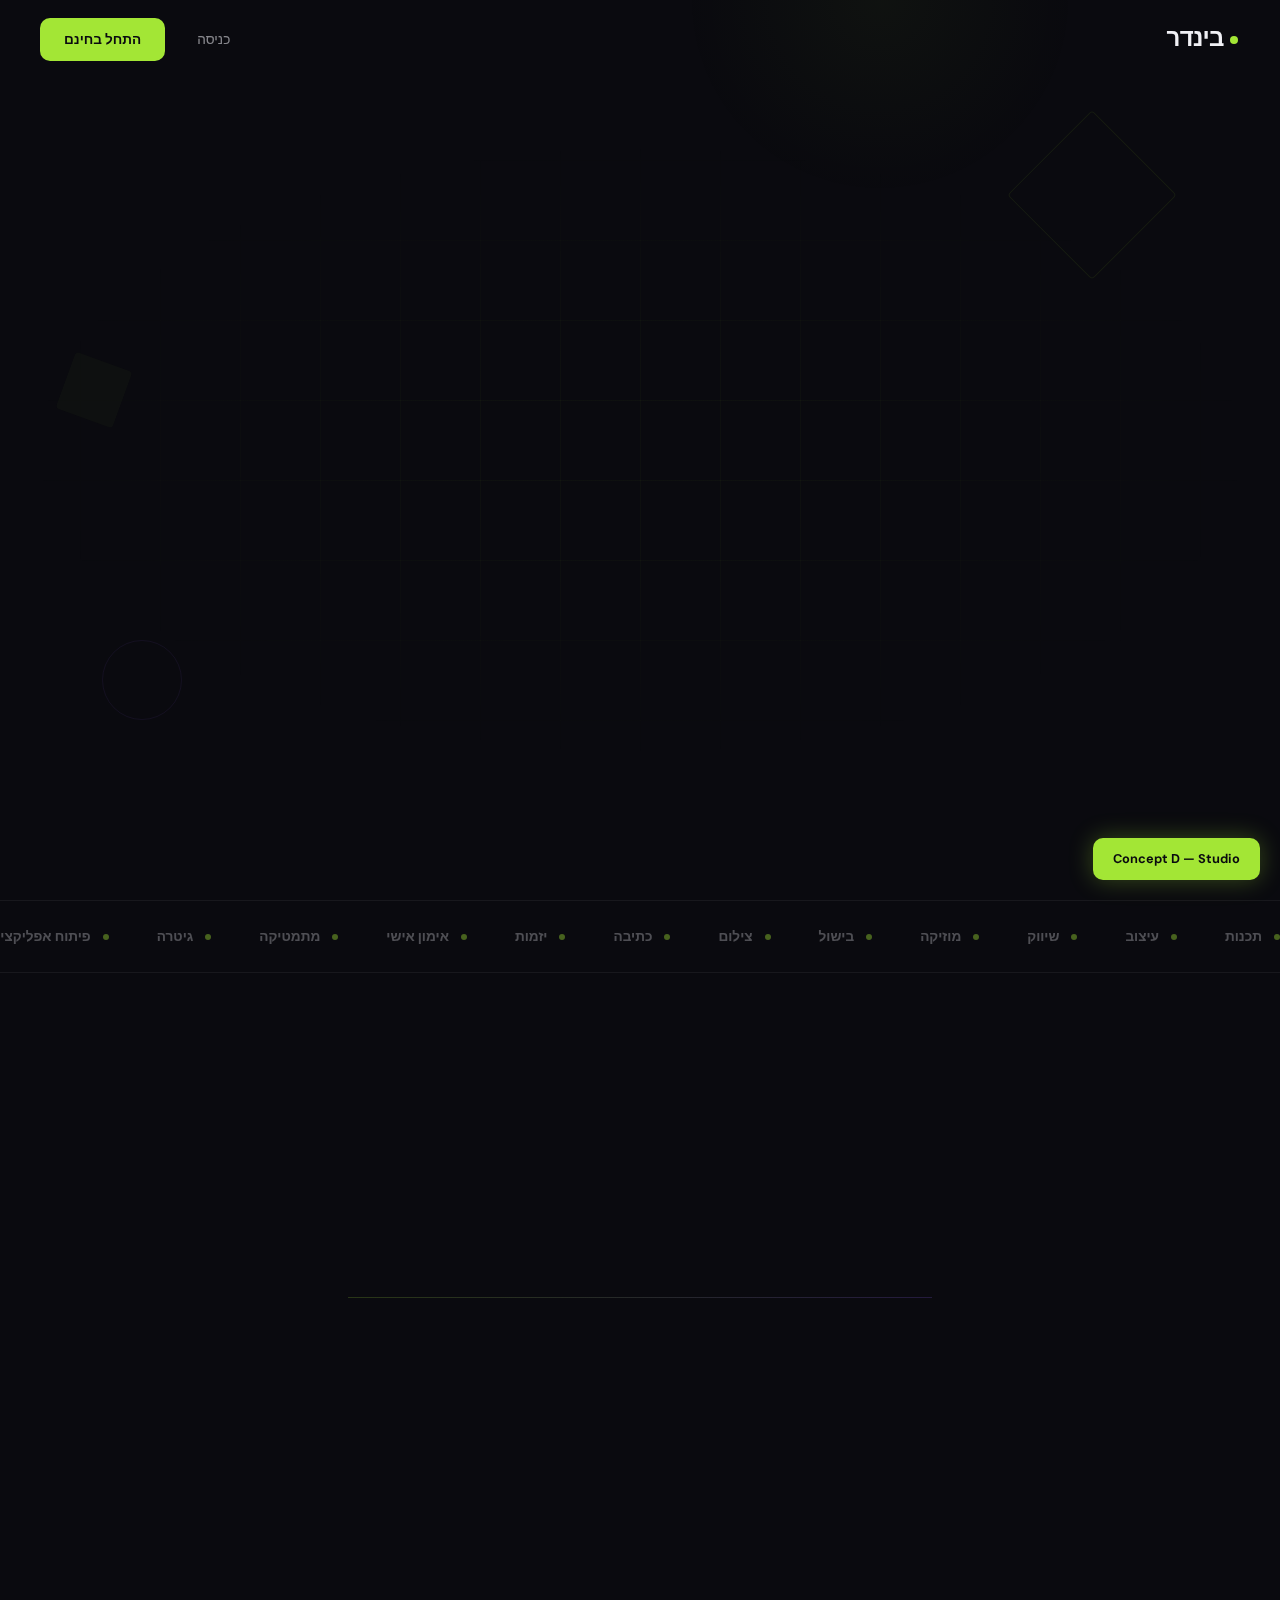
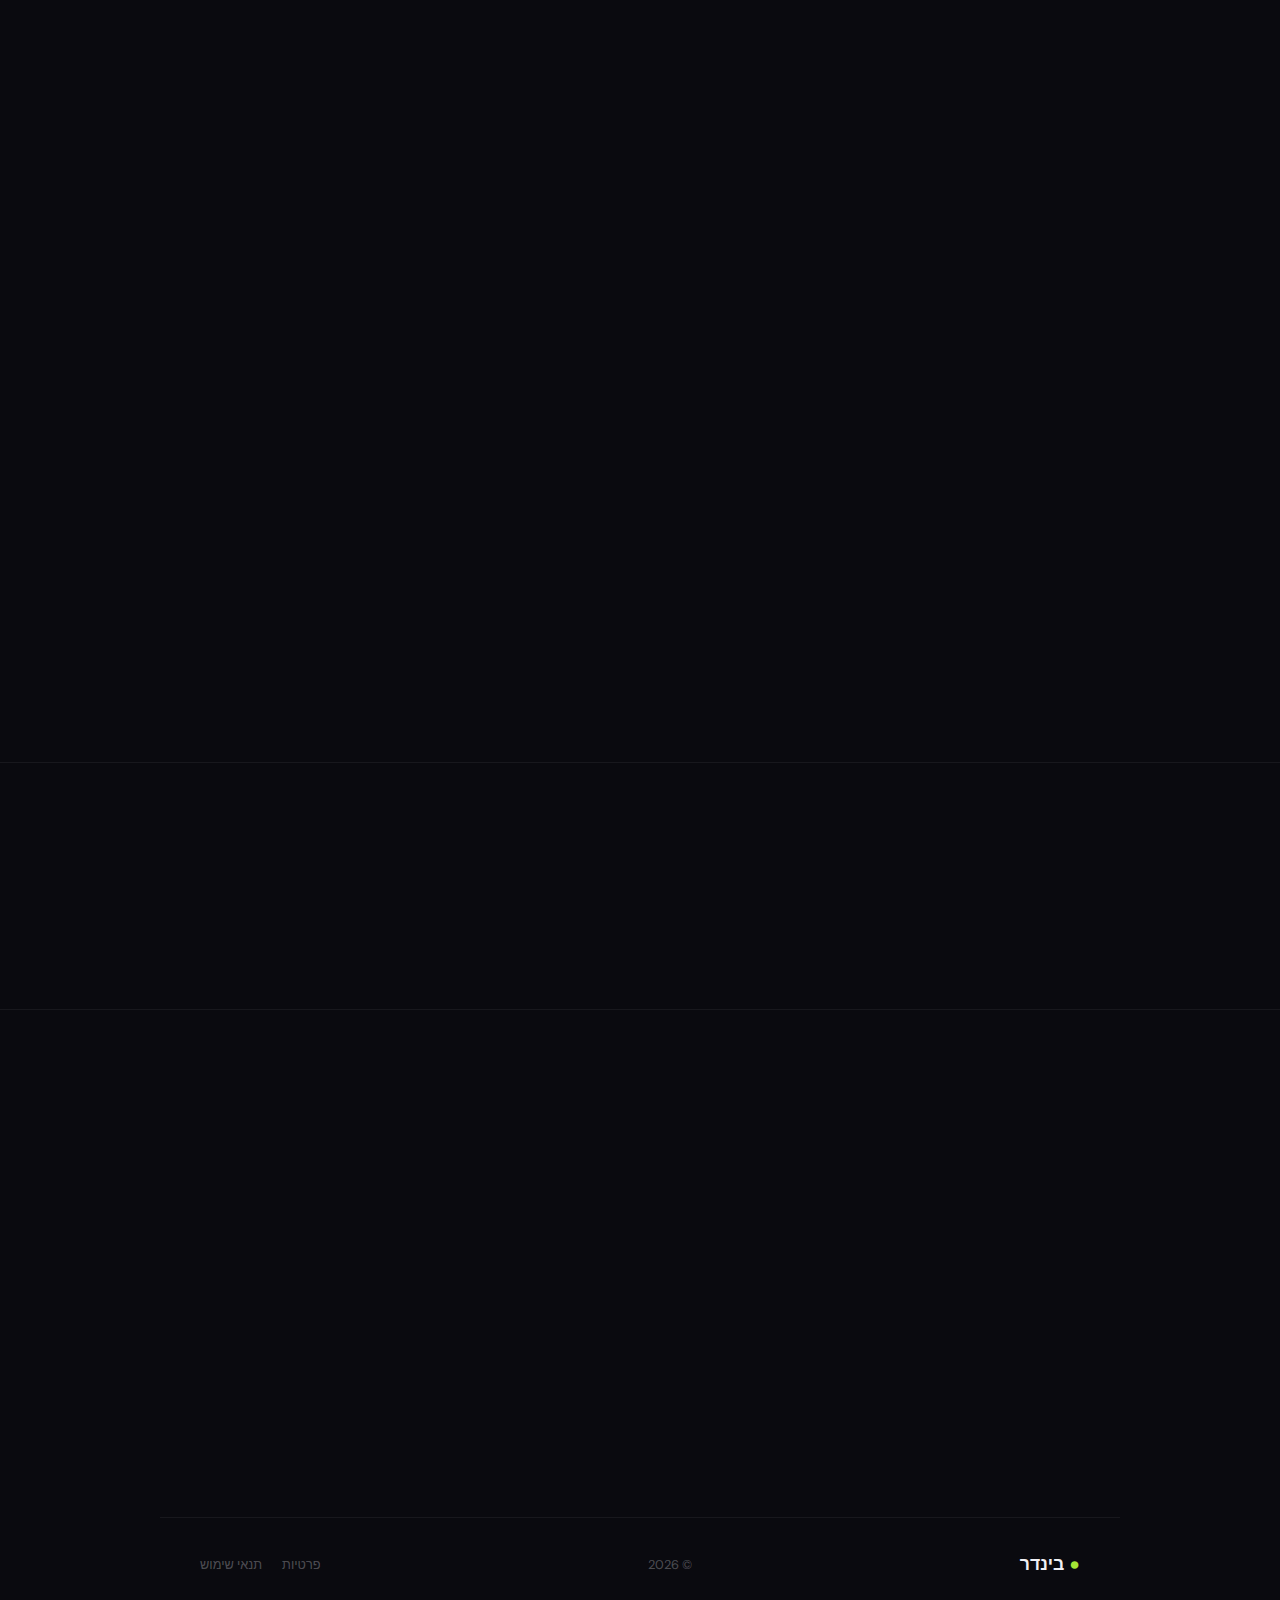
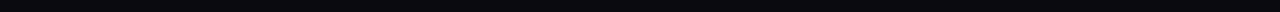
<file: Binder/public/concept-d.html>
<!DOCTYPE html>
<html lang="he" dir="rtl">
<head>
  <meta charset="UTF-8">
  <meta name="viewport" content="width=device-width, initial-scale=1.0">
  <title>בינדר | קונספט D — Studio</title>
  <link rel="preconnect" href="https://fonts.googleapis.com">
  <link rel="preconnect" href="https://fonts.gstatic.com" crossorigin>
  <link href="https://fonts.googleapis.com/css2?family=Syne:wght@400;500;600;700;800&family=DM+Sans:wght@300;400;500;600;700&display=swap" rel="stylesheet">
  <style>
    /* ============================================================
       CONCEPT D — "Studio"
       Wix-inspired: bold product hero · dark sections · neon
       Syne (display) + DM Sans (body)
       Deep navy · Lime + Violet · Geometric energy
       ============================================================ */
    *,*::before,*::after{margin:0;padding:0;box-sizing:border-box}
    a{text-decoration:none;color:inherit}

    :root{
      --bg:#0A0A0F;
      --bg-card:rgba(255,255,255,0.03);
      --bg-card-hover:rgba(255,255,255,0.06);
      --text:#F0F0F5;
      --text-2:rgba(240,240,245,0.55);
      --text-3:rgba(240,240,245,0.3);
      --lime:#A3E635;
      --lime-soft:rgba(163,230,53,0.10);
      --lime-mid:rgba(163,230,53,0.25);
      --violet:#8B5CF6;
      --violet-soft:rgba(139,92,246,0.10);
      --gradient:linear-gradient(135deg,var(--lime),var(--violet));
      --border:rgba(255,255,255,0.06);
      --border-glow:rgba(163,230,53,0.15);
      --font-d:'Syne',sans-serif;
      --font-b:'DM Sans',sans-serif;
      --r:16px;
      --ease:cubic-bezier(0.16,1,0.3,1);
    }

    html{scroll-behavior:smooth}
    body{
      font-family:var(--font-b);
      background:var(--bg);color:var(--text);
      line-height:1.7;overflow-x:hidden;
      -webkit-font-smoothing:antialiased;
    }

    /* ── Custom cursor dot ──────────────────────────── */
    .cursor-dot{
      position:fixed;width:400px;height:400px;
      border-radius:50%;pointer-events:none;z-index:0;
      background:radial-gradient(circle,rgba(163,230,53,0.04) 0%,transparent 70%);
      transform:translate(-50%,-50%);
      transition:left 1s var(--ease),top 1s var(--ease);
      will-change:left,top;
    }

    /* ── Navbar ─────────────────────────────────────── */
    .nav{
      position:fixed;top:0;right:0;left:0;z-index:100;
      padding:18px 40px;
      display:flex;align-items:center;justify-content:space-between;
      transition:all 0.5s var(--ease);
    }
    .nav.scrolled{
      background:rgba(10,10,15,0.9);
      backdrop-filter:blur(20px) saturate(1.5);
      border-bottom:1px solid var(--border);
    }
    .nav-logo{
      font-family:var(--font-d);font-size:1.5rem;font-weight:800;
      letter-spacing:-0.03em;
    }
    .nav-logo .dot{
      display:inline-block;width:8px;height:8px;
      border-radius:50%;background:var(--lime);
      margin-right:2px;vertical-align:middle;
      animation:glow-pulse 3s ease-in-out infinite;
    }
    @keyframes glow-pulse{
      0%,100%{box-shadow:0 0 4px var(--lime-mid)}
      50%{box-shadow:0 0 16px var(--lime-mid)}
    }
    .nav-btns{display:flex;gap:10px;align-items:center}
    .btn-g{
      padding:10px 22px;border-radius:10px;font-size:0.85rem;
      color:var(--text-2);font-weight:500;transition:all 0.3s;
      font-family:var(--font-b);
    }
    .btn-g:hover{color:var(--text)}
    .btn-lime{
      padding:10px 24px;border-radius:10px;font-size:0.85rem;
      background:var(--lime);color:var(--bg);font-weight:700;
      border:none;cursor:pointer;transition:all 0.4s var(--ease);
      font-family:var(--font-b);
    }
    .btn-lime:hover{
      box-shadow:0 0 24px rgba(163,230,53,0.3),0 4px 16px rgba(163,230,53,0.2);
      transform:translateY(-1px);
    }

    /* ── Hero ──────────────────────────────────────── */
    .hero{
      min-height:100vh;
      display:flex;flex-direction:column;
      align-items:center;justify-content:center;
      text-align:center;
      padding:140px 24px 100px;
      position:relative;overflow:hidden;
    }

    /* Grid background */
    .hero::before{
      content:'';position:absolute;inset:0;
      background-image:
        linear-gradient(rgba(163,230,53,0.03) 1px, transparent 1px),
        linear-gradient(90deg, rgba(163,230,53,0.03) 1px, transparent 1px);
      background-size:80px 80px;
      mask-image:radial-gradient(ellipse 70% 50% at 50% 50%, black 20%, transparent 70%);
      -webkit-mask-image:radial-gradient(ellipse 70% 50% at 50% 50%, black 20%, transparent 70%);
    }

    /* Geometric shapes */
    .geo{position:absolute;border-radius:4px;pointer-events:none}
    .geo-1{
      width:120px;height:120px;
      border:1px solid rgba(163,230,53,0.08);
      top:15%;right:10%;
      transform:rotate(45deg);
      animation:geo-spin 40s linear infinite;
    }
    .geo-2{
      width:80px;height:80px;
      border:1px solid rgba(139,92,246,0.08);
      bottom:20%;left:8%;
      border-radius:50%;
      animation:geo-spin 30s linear infinite reverse;
    }
    .geo-3{
      width:60px;height:60px;
      background:rgba(163,230,53,0.03);
      top:40%;left:5%;
      transform:rotate(20deg);
      animation:geo-float 15s ease-in-out infinite;
    }
    @keyframes geo-spin{to{transform:rotate(405deg)}}
    @keyframes geo-float{
      0%,100%{transform:translateY(0) rotate(20deg)}
      50%{transform:translateY(-30px) rotate(25deg)}
    }

    .hero-inner{position:relative;z-index:1;max-width:800px}

    .hero-badge{
      display:inline-flex;align-items:center;gap:8px;
      padding:6px 16px 6px 8px;border-radius:100px;
      border:1px solid var(--border);
      font-size:0.78rem;color:var(--text-2);font-weight:500;
      margin-bottom:40px;
      opacity:0;animation:fadeIn 0.6s var(--ease) 0.1s forwards;
      backdrop-filter:blur(8px);
    }
    .hero-badge .badge-dot{
      width:20px;height:20px;border-radius:50%;
      background:var(--lime-soft);
      display:flex;align-items:center;justify-content:center;
    }
    .hero-badge .badge-dot::after{
      content:'';width:6px;height:6px;border-radius:50%;
      background:var(--lime);
    }
    @keyframes fadeIn{from{opacity:0;transform:translateY(20px)}to{opacity:1;transform:translateY(0)}}

    .hero h1{
      font-family:var(--font-d);
      font-size:clamp(3rem,9vw,6.5rem);
      font-weight:800;line-height:1;
      letter-spacing:-0.04em;
    }
    .hero h1 .line{
      display:block;opacity:0;
      animation:fadeIn 0.8s var(--ease) forwards;
    }
    .hero h1 .line:nth-child(1){animation-delay:0.2s}
    .hero h1 .line:nth-child(2){animation-delay:0.4s}
    .hero h1 .glow{
      background:var(--gradient);
      -webkit-background-clip:text;-webkit-text-fill-color:transparent;
      background-clip:text;
    }

    .hero-sub{
      font-size:clamp(1rem,2vw,1.15rem);
      color:var(--text-2);max-width:460px;
      margin:28px auto 48px;font-weight:400;line-height:1.9;
      opacity:0;animation:fadeIn 0.8s var(--ease) 0.6s forwards;
    }

    .hero-actions{
      display:flex;gap:14px;justify-content:center;
      flex-wrap:wrap;
      opacity:0;animation:fadeIn 0.8s var(--ease) 0.8s forwards;
    }
    .btn-lime-lg{
      padding:16px 44px;font-size:1.05rem;border-radius:12px;
      background:var(--lime);color:var(--bg);font-weight:700;
      border:none;cursor:pointer;font-family:var(--font-b);
      transition:all 0.4s var(--ease);
    }
    .btn-lime-lg:hover{
      box-shadow:0 0 32px rgba(163,230,53,0.3),0 8px 24px rgba(163,230,53,0.15);
      transform:translateY(-2px);
    }
    .btn-outline-d{
      padding:16px 36px;border-radius:12px;font-size:1.05rem;
      border:1.5px solid var(--border);color:var(--text);
      font-weight:500;transition:all 0.3s;
      font-family:var(--font-b);
    }
    .btn-outline-d:hover{border-color:var(--lime-mid);color:var(--lime)}

    /* ── Ticker strip ──────────────────────────────── */
    .ticker{
      padding:24px 0;
      border-top:1px solid var(--border);
      border-bottom:1px solid var(--border);
      overflow:hidden;
      position:relative;
    }
    .ticker-inner{
      display:flex;gap:48px;
      animation:tickerScroll 30s linear infinite;
      width:max-content;
    }
    @keyframes tickerScroll{
      0%{transform:translateX(0)}
      100%{transform:translateX(-50%)}
    }
    .ticker-item{
      font-family:var(--font-d);font-size:0.85rem;
      font-weight:600;color:var(--text-3);
      white-space:nowrap;display:flex;align-items:center;gap:12px;
    }
    .ticker-item::before{
      content:'';width:6px;height:6px;border-radius:50%;
      background:var(--lime);opacity:0.4;
    }

    /* ── Reveal ────────────────────────────────────── */
    .reveal{opacity:0;transform:translateY(30px);transition:all 0.8s var(--ease)}
    .reveal.visible{opacity:1;transform:translateY(0)}
    .rd1{transition-delay:0.1s}.rd2{transition-delay:0.2s}
    .rd3{transition-delay:0.3s}

    /* ── Section ───────────────────────────────────── */
    .section{padding:100px 24px;max-width:960px;margin:0 auto}
    .s-head{text-align:center;margin-bottom:56px}
    .s-tag{
      font-family:var(--font-d);font-size:0.75rem;font-weight:700;
      color:var(--lime);letter-spacing:0.12em;text-transform:uppercase;
      margin-bottom:12px;
    }
    .s-title{
      font-family:var(--font-d);
      font-size:clamp(2rem,5vw,3.2rem);
      font-weight:800;letter-spacing:-0.03em;
      line-height:1.1;margin-bottom:16px;
    }
    .s-desc{font-size:1rem;color:var(--text-2);max-width:440px;margin:0 auto}

    /* ── Steps — horizontal timeline ───────────────── */
    .steps{
      display:grid;grid-template-columns:repeat(3,1fr);
      gap:24px;position:relative;
    }
    @media(max-width:700px){.steps{grid-template-columns:1fr}}
    /* Connection line */
    .steps::before{
      content:'';position:absolute;
      top:36px;right:calc(16.66% + 12px);left:calc(16.66% + 12px);
      height:1px;
      background:linear-gradient(90deg,var(--lime),var(--violet));
      opacity:0.2;
    }
    @media(max-width:700px){.steps::before{display:none}}

    .step{
      text-align:center;
      padding:32px 20px;border-radius:var(--r);
      background:var(--bg-card);
      border:1px solid var(--border);
      transition:all 0.4s var(--ease);
      position:relative;
    }
    .step:hover{
      background:var(--bg-card-hover);
      border-color:var(--border-glow);
      box-shadow:0 0 40px rgba(163,230,53,0.04);
    }
    .step-num{
      width:48px;height:48px;border-radius:12px;
      display:flex;align-items:center;justify-content:center;
      font-family:var(--font-d);font-size:1.1rem;font-weight:800;
      margin:0 auto 20px;
      background:var(--lime-soft);color:var(--lime);
      transition:all 0.4s var(--ease);
    }
    .step:hover .step-num{
      background:var(--lime);color:var(--bg);
      box-shadow:0 0 20px rgba(163,230,53,0.2);
    }
    .step h3{
      font-family:var(--font-d);font-size:1.05rem;font-weight:700;
      margin:0 0 8px;
    }
    .step p{font-size:0.85rem;color:var(--text-2);line-height:1.7}

    /* ── Bento grid features ───────────────────────── */
    .bento{
      display:grid;
      grid-template-columns:repeat(2,1fr);
      grid-template-rows:auto auto;
      gap:16px;
    }
    @media(max-width:600px){.bento{grid-template-columns:1fr}}

    .bento-card{
      padding:36px 32px;border-radius:var(--r);
      border:1px solid var(--border);
      background:var(--bg-card);
      transition:all 0.5s var(--ease);
      position:relative;overflow:hidden;
    }
    .bento-card:hover{
      border-color:var(--border-glow);
      background:var(--bg-card-hover);
    }
    /* Glow on hover */
    .bento-card::before{
      content:'';position:absolute;
      top:-50%;right:-50%;width:100%;height:100%;
      border-radius:50%;
      background:radial-gradient(circle,var(--lime-soft) 0%,transparent 70%);
      opacity:0;transition:opacity 0.5s;pointer-events:none;
    }
    .bento-card:hover::before{opacity:1}

    /* Wide card */
    .bento-card.wide{grid-column:1/-1}

    .bc-icon{
      width:44px;height:44px;border-radius:12px;
      display:flex;align-items:center;justify-content:center;
      font-size:1.2rem;margin-bottom:20px;
      background:var(--lime-soft);
      position:relative;z-index:1;
    }
    .bento-card:nth-child(2) .bc-icon{background:var(--violet-soft)}
    .bento-card:nth-child(3) .bc-icon{background:rgba(255,255,255,0.04)}

    .bento-card h3{
      font-family:var(--font-d);font-size:1.1rem;font-weight:700;
      margin:0 0 8px;position:relative;z-index:1;
    }
    .bento-card p{
      font-size:0.88rem;color:var(--text-2);line-height:1.7;
      position:relative;z-index:1;
    }

    /* ── Stats row ─────────────────────────────────── */
    .stats-row{
      display:flex;justify-content:center;gap:80px;
      padding:80px 24px;flex-wrap:wrap;
      border-top:1px solid var(--border);
      border-bottom:1px solid var(--border);
    }
    .stat{text-align:center}
    .stat-num{
      font-family:var(--font-d);font-size:3.5rem;font-weight:800;
      letter-spacing:-0.03em;line-height:1;
    }
    .stat-num .glow{
      background:var(--gradient);
      -webkit-background-clip:text;-webkit-text-fill-color:transparent;
      background-clip:text;
    }
    .stat-label{font-size:0.8rem;color:var(--text-3);margin-top:8px}

    /* ── CTA ───────────────────────────────────────── */
    .cta{
      padding:120px 24px;text-align:center;
      position:relative;overflow:hidden;
    }
    .cta::before{
      content:'';position:absolute;
      top:50%;left:50%;transform:translate(-50%,-50%);
      width:600px;height:300px;
      background:radial-gradient(ellipse,rgba(163,230,53,0.06) 0%,transparent 60%);
      pointer-events:none;
    }
    .cta h2{
      font-family:var(--font-d);
      font-size:clamp(2.5rem,7vw,4.5rem);
      font-weight:800;letter-spacing:-0.03em;
      line-height:1.05;margin-bottom:20px;
      position:relative;z-index:1;
    }
    .cta h2 .glow{
      background:var(--gradient);
      -webkit-background-clip:text;-webkit-text-fill-color:transparent;
      background-clip:text;
    }
    .cta p{
      font-size:1rem;color:var(--text-2);
      margin-bottom:40px;position:relative;z-index:1;
    }
    .cta .btn-lime-lg{position:relative;z-index:1}

    /* ── Footer ────────────────────────────────────── */
    .footer{
      padding:32px 40px;
      display:flex;justify-content:space-between;align-items:center;
      flex-wrap:wrap;gap:12px;
      max-width:960px;margin:0 auto;
      font-size:0.8rem;color:var(--text-3);
      border-top:1px solid var(--border);
    }
    .footer a{color:var(--text-3);transition:color 0.3s}
    .footer a:hover{color:var(--lime)}
    .footer-brand{
      font-family:var(--font-d);font-weight:800;font-size:1.1rem;
      color:var(--text);
    }

    /* Badge */
    .concept-label{
      position:fixed;bottom:20px;right:20px;z-index:200;
      background:var(--lime);color:var(--bg);
      padding:10px 20px;border-radius:10px;
      font-size:0.8rem;font-weight:700;
      box-shadow:0 0 24px rgba(163,230,53,0.3);
      font-family:var(--font-b);
    }
  </style>
</head>
<body>

<div class="concept-label">Concept D — Studio</div>

<!-- Cursor glow -->
<div class="cursor-dot" id="cursorDot"></div>

<!-- Geometric shapes -->
<div class="geo geo-1"></div>
<div class="geo geo-2"></div>
<div class="geo geo-3"></div>

<!-- Navbar -->
<nav class="nav" id="nav">
  <div class="nav-logo"><span class="dot"></span> בינדר</div>
  <div class="nav-btns">
    <a href="/auth.html" class="btn-g">כניסה</a>
    <a href="/auth.html?tab=signup" class="btn-lime">התחל בחינם</a>
  </div>
</nav>

<!-- Hero -->
<section class="hero">
  <div class="hero-inner">
    <div class="hero-badge">
      <span class="badge-dot"></span>
      פלטפורמת עזרה הדדית חכמה
    </div>
    <h1>
      <span class="line">תאר מה אתה צריך.</span>
      <span class="line"><span class="glow">נמצא לך.</span></span>
    </h1>
    <p class="hero-sub">
      AI שמבין מה אתה מחפש, מוצא את האנשים הנכונים,
      ומחבר ביניכם — בחינם, תוך דקות.
    </p>
    <div class="hero-actions">
      <a href="/auth.html?tab=signup" class="btn-lime-lg">התחל עכשיו</a>
      <a href="#how" class="btn-outline-d">איך זה עובד?</a>
    </div>
  </div>
</section>

<!-- Ticker -->
<div class="ticker">
  <div class="ticker-inner">
    <span class="ticker-item">תכנות</span>
    <span class="ticker-item">עיצוב</span>
    <span class="ticker-item">שיווק</span>
    <span class="ticker-item">מוזיקה</span>
    <span class="ticker-item">בישול</span>
    <span class="ticker-item">צילום</span>
    <span class="ticker-item">כתיבה</span>
    <span class="ticker-item">יזמות</span>
    <span class="ticker-item">אימון אישי</span>
    <span class="ticker-item">מתמטיקה</span>
    <span class="ticker-item">גיטרה</span>
    <span class="ticker-item">פיתוח אפליקציות</span>
    <!-- Duplicate for seamless loop -->
    <span class="ticker-item">תכנות</span>
    <span class="ticker-item">עיצוב</span>
    <span class="ticker-item">שיווק</span>
    <span class="ticker-item">מוזיקה</span>
    <span class="ticker-item">בישול</span>
    <span class="ticker-item">צילום</span>
    <span class="ticker-item">כתיבה</span>
    <span class="ticker-item">יזמות</span>
    <span class="ticker-item">אימון אישי</span>
    <span class="ticker-item">מתמטיקה</span>
    <span class="ticker-item">גיטרה</span>
    <span class="ticker-item">פיתוח אפליקציות</span>
  </div>
</div>

<!-- How it works -->
<section class="section" id="how">
  <div class="s-head reveal">
    <div class="s-tag">תהליך</div>
    <div class="s-title">שלושה צעדים. זהו.</div>
    <p class="s-desc">לא טפסים. לא סוייפים. שיחה פשוטה וחיבור אמיתי.</p>
  </div>
  <div class="steps">
    <div class="step reveal rd1">
      <div class="step-num">01</div>
      <h3>תאר</h3>
      <p>ספר ל-AI מה אתה מחפש — בשפה שלך, בלי טפסים</p>
    </div>
    <div class="step reveal rd2">
      <div class="step-num">02</div>
      <h3>מצא</h3>
      <p>המערכת מנתחת ומוצאת את ההתאמה המדויקת</p>
    </div>
    <div class="step reveal rd3">
      <div class="step-num">03</div>
      <h3>התחבר</h3>
      <p>שניכם מאשרים — ומתחילים לדבר</p>
    </div>
  </div>
</section>

<!-- Features bento -->
<section class="section">
  <div class="s-head reveal">
    <div class="s-tag">למה בינדר?</div>
    <div class="s-title">לא עוד אפליקציית swipe</div>
  </div>
  <div class="bento">
    <div class="bento-card reveal rd1">
      <div class="bc-icon">🧠</div>
      <h3>AI שמבין</h3>
      <p>לא מילות מפתח. שיחה שמבינה מה אתה באמת צריך — ומוצאת בדיוק את מי שיכול לעזור.</p>
    </div>
    <div class="bento-card reveal rd2">
      <div class="bc-icon">🎯</div>
      <h3>התאמה מדויקת</h3>
      <p>לא סוייפים אקראיים. המערכת בוחנת התאמה אמיתית בין אנשים לפני שהיא מציעה חיבור.</p>
    </div>
    <div class="bento-card wide reveal rd3">
      <div class="bc-icon">🤝</div>
      <h3>הסכמה הדדית</h3>
      <p>שני הצדדים צריכים לאשר. בלי ספאם, בלי הודעות לא רצויות. רק חיבורים שעובדים.</p>
    </div>
  </div>
</section>

<!-- Stats -->
<div class="stats-row">
  <div class="stat reveal rd1">
    <div class="stat-num"><span class="glow">AI</span></div>
    <div class="stat-label">התאמה חכמה</div>
  </div>
  <div class="stat reveal rd2">
    <div class="stat-num">0₪</div>
    <div class="stat-label">לתמיד</div>
  </div>
  <div class="stat reveal rd3">
    <div class="stat-num">&lt;2<span style="font-size:0.5em">min</span></div>
    <div class="stat-label">עד חיבור</div>
  </div>
</div>

<!-- CTA -->
<section class="cta reveal">
  <h2>מוכן למצוא את<br>מי <span class="glow">שאתה צריך?</span></h2>
  <p>הצטרף לקהילה. בחינם. לתמיד.</p>
  <a href="/auth.html?tab=signup" class="btn-lime-lg">התחל עכשיו</a>
</section>

<!-- Footer -->
<footer class="footer">
  <div class="footer-brand"><span style="color:var(--lime)">●</span> בינדר</div>
  <div>© 2026</div>
  <div style="display:flex;gap:20px;">
    <a href="#">פרטיות</a>
    <a href="#">תנאי שימוש</a>
  </div>
</footer>

<script>
  // Cursor glow
  const dot=document.getElementById('cursorDot');
  document.addEventListener('mousemove',e=>{dot.style.left=e.clientX+'px';dot.style.top=e.clientY+'px'});

  // Navbar scroll
  const nav=document.getElementById('nav');
  window.addEventListener('scroll',()=>nav.classList.toggle('scrolled',scrollY>50));

  // Reveal
  const obs=new IntersectionObserver(e=>{e.forEach(x=>{if(x.isIntersecting)x.target.classList.add('visible')})},{threshold:0.12});
  document.querySelectorAll('.reveal').forEach(el=>obs.observe(el));
</script>
</body>
</html>
</file>
<file: styles.css>
/* General Styles */
* {
    margin: 0;
    padding: 0;
    box-sizing: border-box;
    font-family: -apple-system, BlinkMacSystemFont, 'Segoe UI', Roboto, Oxygen, Ubuntu, Cantarell, sans-serif;
}

body {
    background-color: #f5f5f5;
    color: #333;
    line-height: 1.6;
}

.container {
    max-width: 800px;
    margin: 2rem auto;
    padding: 2rem;
    background-color: white;
    border-radius: 10px;
    box-shadow: 0 2px 4px rgba(0, 0, 0, 0.1);
}

h1 {
    text-align: center;
    color: #2c3e50;
    margin-bottom: 2rem;
}

/* Button Styles */
.button-container {
    display: flex;
    gap: 1rem;
    justify-content: center;
    margin-top: 2rem;
}

.button {
    padding: 0.8rem 1.5rem;
    border: none;
    border-radius: 5px;
    cursor: pointer;
    font-size: 1rem;
    text-decoration: none;
    transition: background-color 0.3s;
}

.button.primary {
    background-color: #3498db;
    color: white;
}

.button.primary:hover {
    background-color: #2980b9;
}

.button.secondary {
    background-color: #ecf0f1;
    color: #2c3e50;
}

.button.secondary:hover {
    background-color: #bdc3c7;
}

/* Form Styles */
.form-group {
    margin-bottom: 1.5rem;
}

label {
    display: block;
    margin-bottom: 0.5rem;
    color: #2c3e50;
}

input[type="text"],
input[type="number"],
select,
textarea {
    width: 100%;
    padding: 0.8rem;
    border: 1px solid #ddd;
    border-radius: 5px;
    font-size: 1rem;
}

.radio-group {
    display: flex;
    gap: 1.5rem;
    margin-top: 0.5rem;
}

.checkbox-label {
    display: flex;
    align-items: center;
    gap: 0.5rem;
}

/* Match Card Styles */
.match-card {
    background-color: #f8f9fa;
    padding: 2rem;
    border-radius: 8px;
    margin: 2rem 0;
}

.match-info h2 {
    color: #2c3e50;
    margin-bottom: 1rem;
}

.interests {
    margin-top: 1.5rem;
}

.interests ul {
    list-style: none;
    padding: 0;
}

.interests li {
    background-color: #e8f4f8;
    padding: 0.5rem 1rem;
    border-radius: 20px;
    display: inline-block;
    margin: 0.5rem;
}

/* Chat Styles */
.chat-container {
    height: 80vh;
    display: flex;
    flex-direction: column;
}

.chat-header {
    display: flex;
    justify-content: space-between;
    align-items: center;
    margin-bottom: 1rem;
    padding-bottom: 1rem;
    border-bottom: 1px solid #eee;
}

.chat-messages {
    flex-grow: 1;
    overflow-y: auto;
    padding: 1rem;
    display: flex;
    flex-direction: column;
    gap: 1rem;
}

.message {
    max-width: 70%;
    padding: 0.8rem;
    border-radius: 10px;
    margin-bottom: 0.5rem;
}

.message.received {
    align-self: flex-start;
    background-color: #f0f0f0;
}

.message.sent {
    align-self: flex-end;
    background-color: #3498db;
    color: white;
}

.chat-input {
    margin-top: 1rem;
    padding-top: 1rem;
    border-top: 1px solid #eee;
}

.chat-input form {
    display: flex;
    gap: 1rem;
}

.chat-input input {
    flex-grow: 1;
}

/* Responsive Design */
@media (max-width: 600px) {
    .container {
        margin: 1rem;
        padding: 1rem;
    }

    .button-container {
        flex-direction: column;
    }

    .message {
        max-width: 85%;
    }

    .chat-input form {
        flex-direction: column;
    }
}
</file>
